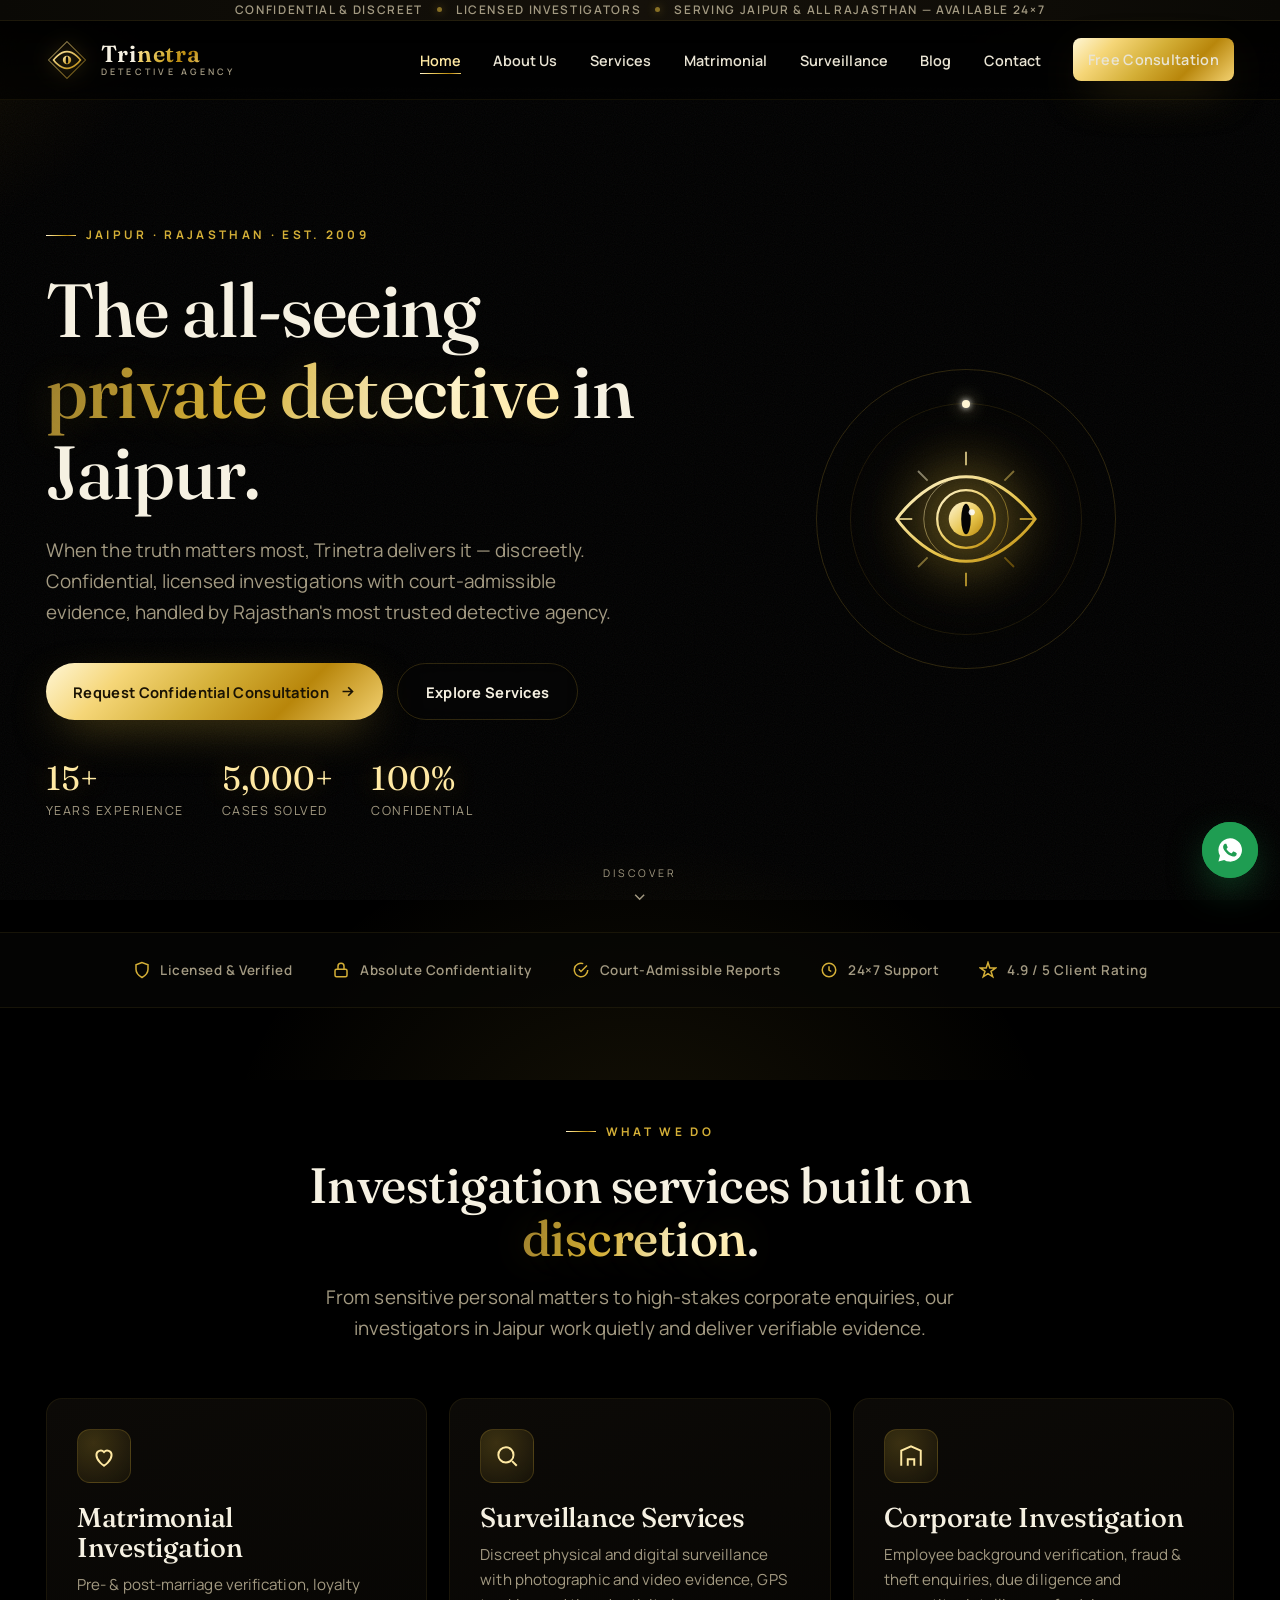
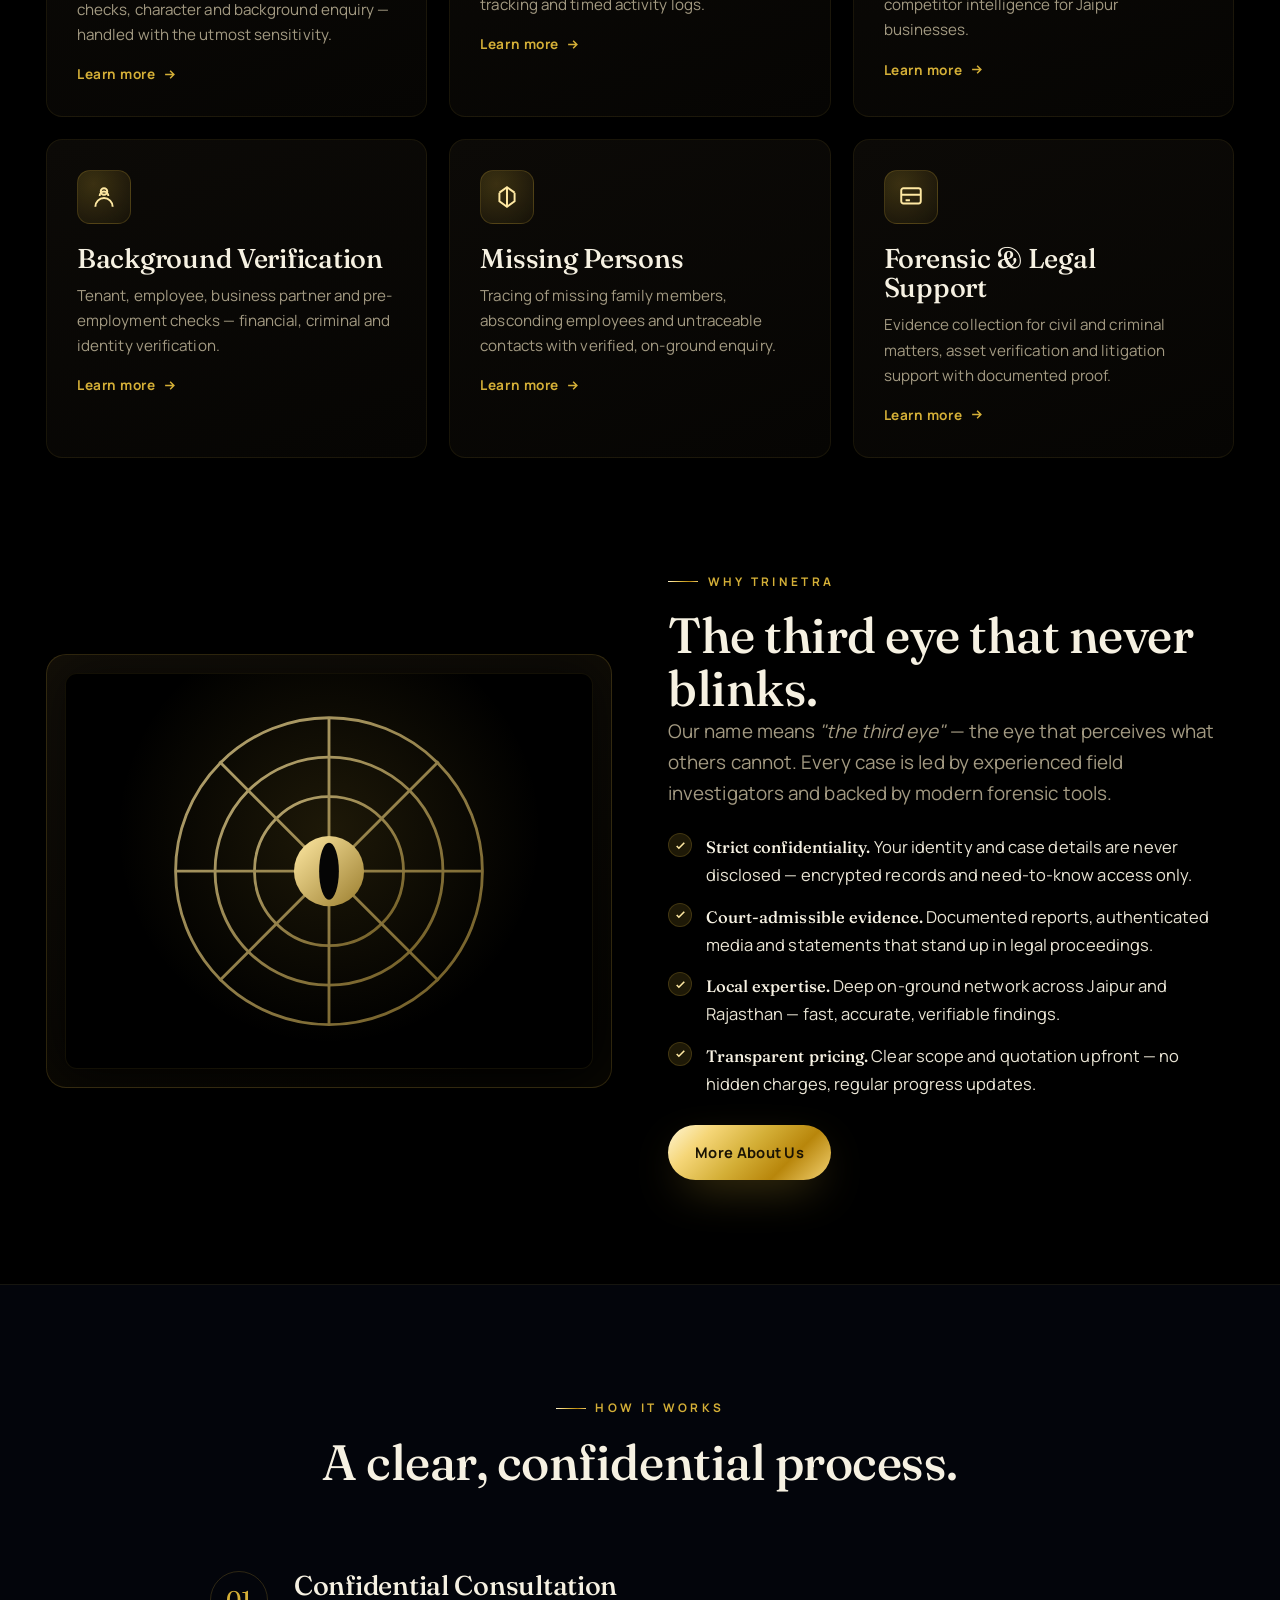
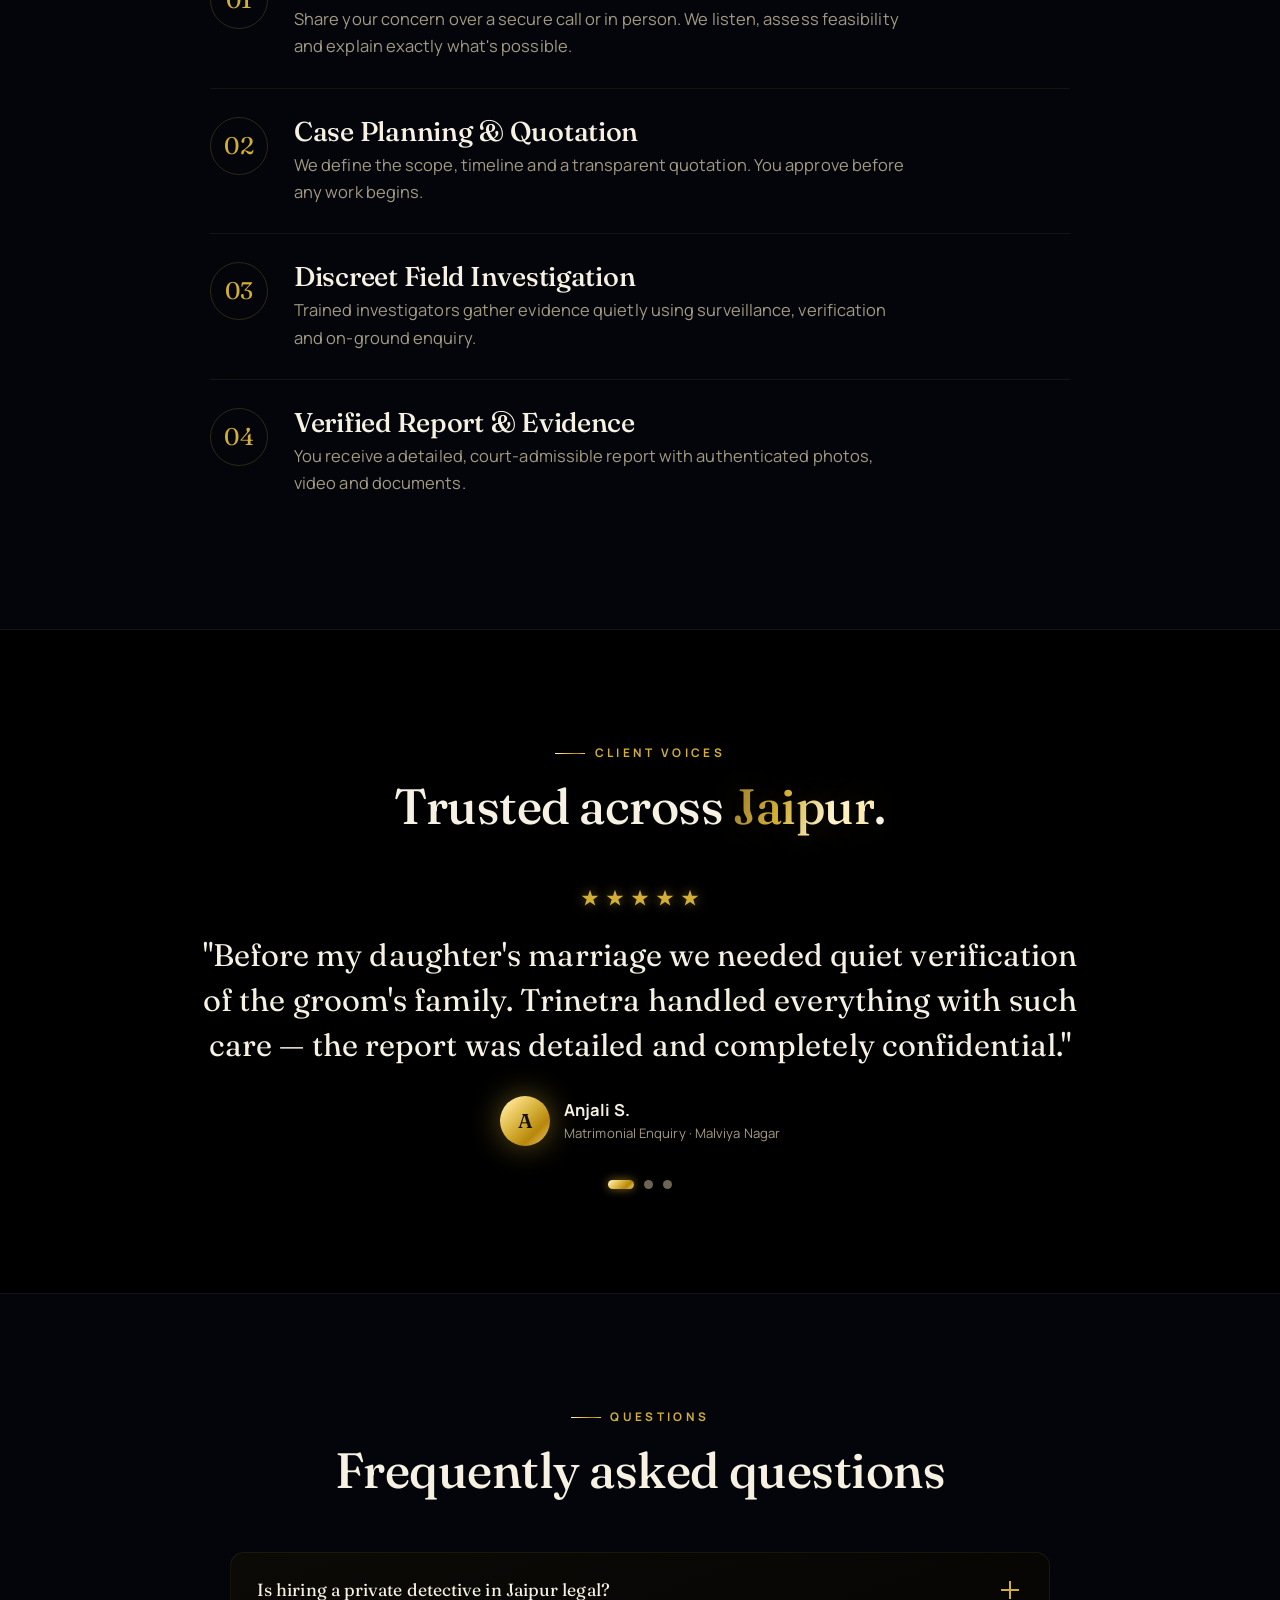
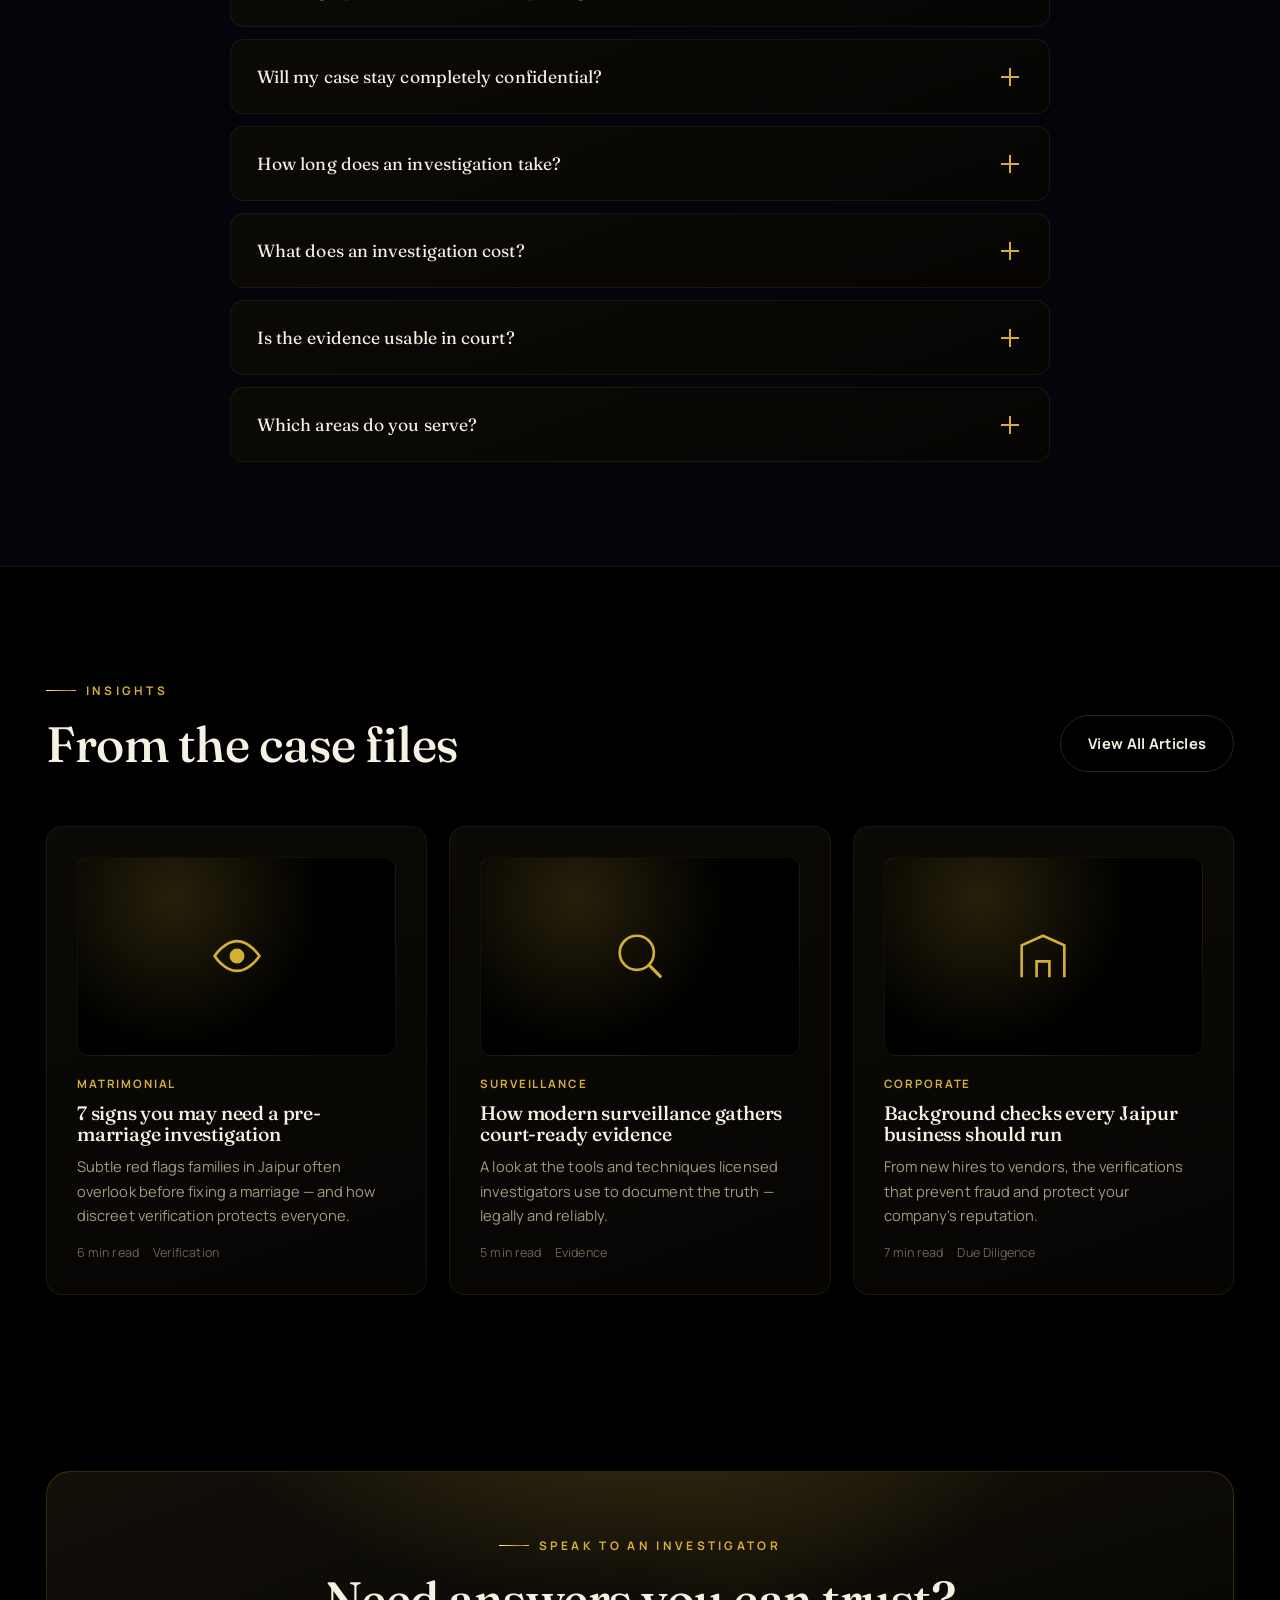
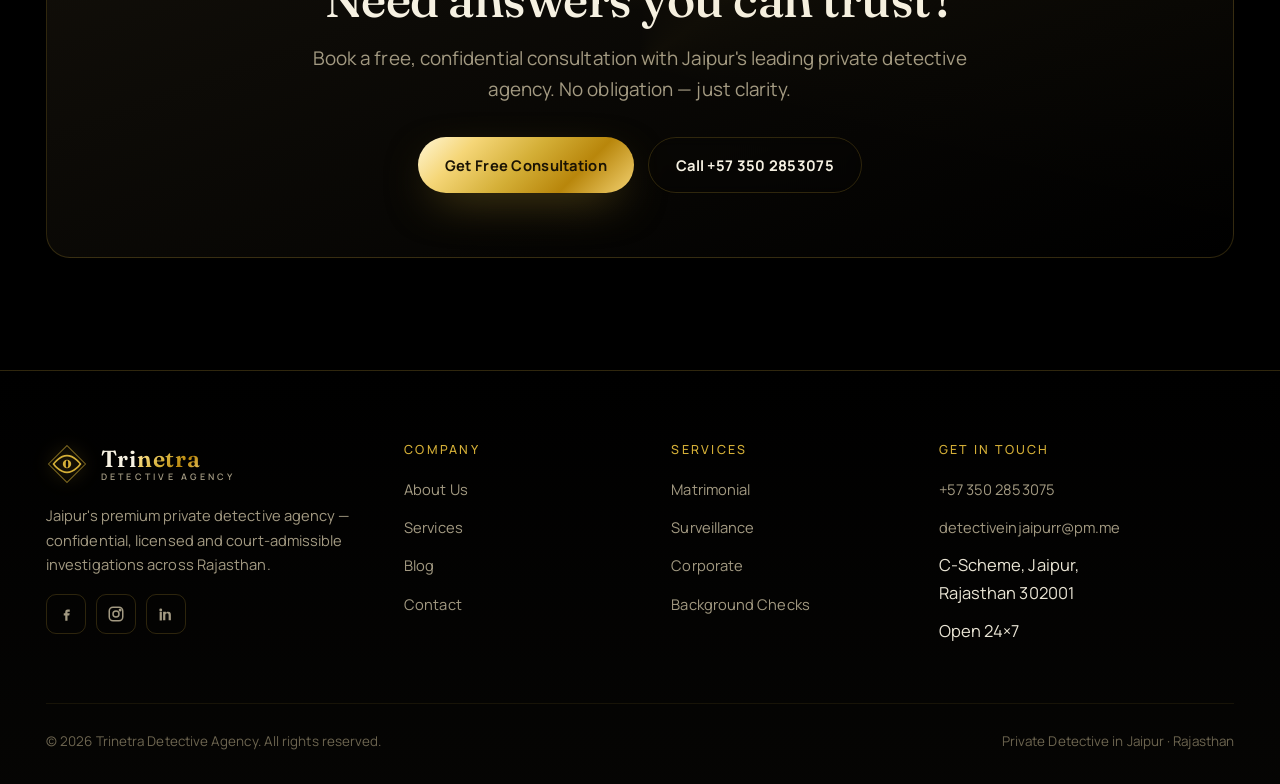
<file: index.html>
<!DOCTYPE html>
<html lang="en">
<head>
<meta charset="UTF-8">
<meta name="viewport" content="width=device-width, initial-scale=1">
<title>Private Detective in Jaipur | Trinetra Detective Agency</title>
<meta name="description" content="Trinetra is a premium private detective agency in Jaipur offering confidential matrimonial investigation, corporate investigation, surveillance and background verification across Rajasthan. Discreet, licensed, court-admissible reports.">
<meta name="keywords" content="Private Detective in Jaipur, Detective Agency Jaipur, Matrimonial Investigation Jaipur, Corporate Investigation Jaipur, Surveillance Services Jaipur">
<meta name="author" content="Trinetra Detective Agency">
<meta name="robots" content="index, follow">
<link rel="canonical" href="https://trinetrajaipur.com/">
<meta name="theme-color" content="#050505">

<!-- Open Graph -->
<meta property="og:type" content="website">
<meta property="og:title" content="Private Detective in Jaipur | Trinetra Detective Agency">
<meta property="og:description" content="Confidential, court-admissible investigations across Jaipur & Rajasthan — matrimonial, corporate, surveillance and background checks.">
<meta property="og:url" content="https://trinetrajaipur.com/">
<meta property="og:site_name" content="Trinetra Detective Agency">
<meta property="og:locale" content="en_IN">
<meta name="twitter:card" content="summary_large_image">
<meta name="twitter:title" content="Private Detective in Jaipur | Trinetra Detective Agency">
<meta name="twitter:description" content="Discreet private investigation in Jaipur — matrimonial, corporate & surveillance.">

<link rel="icon" href="data:image/svg+xml,%3Csvg xmlns='http://www.w3.org/2000/svg' viewBox='0 0 100 100'%3E%3Cpath d='M50 28C30 28 14 50 14 50s16 22 36 22 36-22 36-22S70 28 50 28Z' fill='none' stroke='%23c9a24b' stroke-width='5'/%3E%3Ccircle cx='50' cy='50' r='12' fill='%23c9a24b'/%3E%3C/svg%3E">

<!-- Fonts -->
<link rel="preconnect" href="https://fonts.googleapis.com">
<link rel="preconnect" href="https://fonts.gstatic.com" crossorigin>
<link href="https://fonts.googleapis.com/css2?family=Fraunces:opsz,wght@9..144,400;9..144,500;9..144,600&family=Manrope:wght@400;500;600;700;800&display=swap" rel="stylesheet">
<link rel="stylesheet" href="styles.css">

<!-- SEO: LocalBusiness schema -->
<script type="application/ld+json">
{
  "@context":"https://schema.org",
  "@type":"ProfessionalService",
  "name":"Trinetra Detective Agency",
  "image":"https://trinetrajaipur.com/og.jpg",
  "description":"Premium private detective agency in Jaipur providing matrimonial investigation, corporate investigation, surveillance and background verification across Rajasthan.",
  "@id":"https://trinetrajaipur.com/",
  "url":"https://trinetrajaipur.com/",
  "telephone":"+57-350-2853075",
  "priceRange":"₹₹₹",
  "address":{"@type":"PostalAddress","streetAddress":"C-Scheme","addressLocality":"Jaipur","addressRegion":"Rajasthan","postalCode":"302001","addressCountry":"IN"},
  "areaServed":["Jaipur","Rajasthan","India"],
  "geo":{"@type":"GeoCoordinates","latitude":26.9124,"longitude":75.7873},
  "openingHoursSpecification":{"@type":"OpeningHoursSpecification","dayOfWeek":["Monday","Tuesday","Wednesday","Thursday","Friday","Saturday","Sunday"],"opens":"00:00","closes":"23:59"},
  "aggregateRating":{"@type":"AggregateRating","ratingValue":"4.9","reviewCount":"180"}
}
</script>
</head>
<body>
<div class="topbar"><div class="container topbar-in"><span>Confidential &amp; Discreet</span><i class="tb-sep"></i><span>Licensed Investigators</span><i class="tb-sep"></i><span>Serving Jaipur &amp; All Rajasthan — Available 24×7</span></div></div>

<!-- ============ HEADER ============ -->
<header class="site-header">
  <div class="container">
    <nav class="nav" aria-label="Primary">
      <a class="brand" href="/" aria-label="Trinetra Detective Agency home">
        <svg class="mark" viewBox="0 0 100 100" aria-hidden="true"><defs><linearGradient id="g" x1="0" y1="0" x2="1" y2="1"><stop offset="0" stop-color="#ffe9a3"/><stop offset="1" stop-color="#b8860b"/></linearGradient></defs><path d="M50 6 94 50 50 94 6 50Z" fill="none" stroke="url(#g)" stroke-width="2.5" opacity=".55"/><path d="M50 30C32 30 18 50 18 50s14 20 32 20 32-20 32-20S68 30 50 30Z" fill="none" stroke="url(#g)" stroke-width="4"/><circle cx="50" cy="50" r="10" fill="url(#g)"/><ellipse cx="50" cy="50" rx="3" ry="9" fill="#050505"/></svg>
        <span class="brand-name">Tri<b>netra</b><span class="brand-sub">Detective Agency</span></span>
      </a>
      <ul class="nav-links">
        <li><a href="/" aria-current="page">Home</a></li>
        <li><a href="/about">About Us</a></li>
        <li><a href="/services">Services</a></li>
        <li><a href="/matrimonial-investigation">Matrimonial</a></li>
        <li><a href="/surveillance-services">Surveillance</a></li>
        <li><a href="/blog">Blog</a></li>
        <li><a href="/contact">Contact</a></li>
        <li class="nav-cta"><a class="btn btn--gold" href="/contact">Free Consultation</a></li>
      </ul>
      <button class="nav-toggle" aria-label="Menu" aria-expanded="false" aria-controls="nav"><span></span><span></span><span></span></button>
    </nav>
  </div>
</header>

<!-- ============ HERO ============ -->
<section class="hero">
  <div class="container">
    <div class="hero-grid">
      <div>
        <span class="eyebrow reveal">Jaipur · Rajasthan · Est. 2009</span>
        <h1 class="reveal d1">The all-seeing <span class="gold-text">private detective</span> in Jaipur.</h1>
        <p class="lead reveal d2">When the truth matters most, Trinetra delivers it — discreetly. Confidential, licensed investigations with court-admissible evidence, handled by Rajasthan's most trusted detective agency.</p>
        <div class="hero-cta reveal d3">
          <a class="btn btn--gold" href="/contact">Request Confidential Consultation
            <svg viewBox="0 0 24 24" fill="none" stroke="currentColor" stroke-width="2.4"><path d="M5 12h14M13 6l6 6-6 6"/></svg></a>
          <a class="btn btn--ghost" href="/services">Explore Services</a>
        </div>
        <div class="hero-stats reveal d4">
          <div class="stat"><div class="num">15+</div><div class="lbl">Years Experience</div></div>
          <div class="stat"><div class="num">5,000+</div><div class="lbl">Cases Solved</div></div>
          <div class="stat"><div class="num">100%</div><div class="lbl">Confidential</div></div>
        </div>
      </div>
      <div class="eye-stage reveal d2" aria-hidden="true">
        <div class="eye-glow"></div>
        <div class="eye-ring"></div>
        <div class="eye-ring r2 spin"></div>
        <svg class="eye-emblem" viewBox="0 0 200 200">
          <defs><linearGradient id="ge" x1="0" y1="0" x2="1" y2="1"><stop offset="0" stop-color="#fff6d5"/><stop offset=".6" stop-color="#e6c34a"/><stop offset="1" stop-color="#b8860b"/></linearGradient></defs>
          <g fill="none" stroke="url(#ge)">
            <path d="M100 56C58 56 28 100 28 100s30 44 72 44 72-44 72-44S142 56 100 56Z" stroke-width="3.2"/>
            <circle cx="100" cy="100" r="30" stroke-width="2.4"/>
            <circle cx="100" cy="100" r="44" stroke-width="1" opacity=".5"/>
          </g>
          <circle cx="100" cy="100" r="18" fill="url(#ge)"/>
          <ellipse cx="100" cy="100" rx="5" ry="16" fill="#050505"/>
          <circle cx="106" cy="93" r="3.2" fill="#fff" opacity=".85"/>
          <g stroke="url(#ge)" stroke-width="2" opacity=".8">
            <path d="M100 30v14M100 156v14M30 100h14M156 100h14"/>
            <path d="M50 50l10 10M150 50l-10 10M50 150l10-10M150 150l-10-10" opacity=".6"/>
          </g>
        </svg>
      </div>
    </div>
  </div>
  <button class="scroll-cue" aria-label="Scroll down"><span>Discover</span><svg viewBox="0 0 24 24" fill="none" stroke="currentColor" stroke-width="2"><path d="M6 9l6 6 6-6"/></svg></button>
</section>

<!-- ============ TRUST STRIP ============ -->
<div class="trust">
  <div class="container">
    <div class="trust-row">
      <div class="ti"><svg viewBox="0 0 24 24" fill="none" stroke="currentColor" stroke-width="2"><path d="M12 2 4 5v6c0 5 3.5 8.5 8 11 4.5-2.5 8-6 8-11V5l-8-3Z"/></svg>Licensed &amp; Verified</div>
      <div class="ti"><svg viewBox="0 0 24 24" fill="none" stroke="currentColor" stroke-width="2"><rect x="4" y="11" width="16" height="10" rx="2"/><path d="M8 11V7a4 4 0 0 1 8 0v4"/></svg>Absolute Confidentiality</div>
      <div class="ti"><svg viewBox="0 0 24 24" fill="none" stroke="currentColor" stroke-width="2"><path d="M9 11l3 3 8-8"/><path d="M21 12a9 9 0 1 1-6-8.5"/></svg>Court-Admissible Reports</div>
      <div class="ti"><svg viewBox="0 0 24 24" fill="none" stroke="currentColor" stroke-width="2"><circle cx="12" cy="12" r="9"/><path d="M12 7v5l3 2"/></svg>24×7 Support</div>
      <div class="ti"><svg viewBox="0 0 24 24" fill="none" stroke="currentColor" stroke-width="2"><path d="M12 2l2.4 7.4H22l-6 4.4 2.3 7.2L12 16.8 5.7 21l2.3-7.2-6-4.4h7.6Z"/></svg>4.9 / 5 Client Rating</div>
    </div>
  </div>
</div>

<!-- ============ SERVICES ============ -->
<section class="section">
  <div class="container">
    <div class="section-head center reveal">
      <span class="eyebrow">What We Do</span>
      <h2>Investigation services built on <span class="gold-text">discretion</span>.</h2>
      <p class="lead" style="margin:1rem auto 0">From sensitive personal matters to high-stakes corporate enquiries, our investigators in Jaipur work quietly and deliver verifiable evidence.</p>
    </div>
    <div class="grid grid-3">
      <article class="card reveal"><div class="ic"><svg viewBox="0 0 24 24" fill="none" stroke="currentColor" stroke-width="1.8"><path d="M12 21s-7-4.5-7-10a4 4 0 0 1 7-2.6A4 4 0 0 1 19 11c0 5.5-7 10-7 10Z"/></svg></div><h3>Matrimonial Investigation</h3><p>Pre- &amp; post-marriage verification, loyalty checks, character and background enquiry — handled with the utmost sensitivity.</p><a class="more" href="/matrimonial-investigation">Learn more <svg viewBox="0 0 24 24" fill="none" stroke="currentColor" stroke-width="2.4"><path d="M5 12h14M13 6l6 6-6 6"/></svg></a></article>
      <article class="card reveal d1"><div class="ic"><svg viewBox="0 0 24 24" fill="none" stroke="currentColor" stroke-width="1.8"><circle cx="11" cy="11" r="7"/><path d="M21 21l-4.3-4.3"/></svg></div><h3>Surveillance Services</h3><p>Discreet physical and digital surveillance with photographic and video evidence, GPS tracking and timed activity logs.</p><a class="more" href="/surveillance-services">Learn more <svg viewBox="0 0 24 24" fill="none" stroke="currentColor" stroke-width="2.4"><path d="M5 12h14M13 6l6 6-6 6"/></svg></a></article>
      <article class="card reveal d2"><div class="ic"><svg viewBox="0 0 24 24" fill="none" stroke="currentColor" stroke-width="1.8"><path d="M3 21V7l9-4 9 4v14"/><path d="M9 21v-6h6v6"/></svg></div><h3>Corporate Investigation</h3><p>Employee background verification, fraud &amp; theft enquiries, due diligence and competitor intelligence for Jaipur businesses.</p><a class="more" href="/services">Learn more <svg viewBox="0 0 24 24" fill="none" stroke="currentColor" stroke-width="2.4"><path d="M5 12h14M13 6l6 6-6 6"/></svg></a></article>
      <article class="card reveal"><div class="ic"><svg viewBox="0 0 24 24" fill="none" stroke="currentColor" stroke-width="1.8"><path d="M16 11a4 4 0 1 0-8 0"/><circle cx="12" cy="7" r="3"/><path d="M4 21a8 8 0 0 1 16 0"/></svg></div><h3>Background Verification</h3><p>Tenant, employee, business partner and pre-employment checks — financial, criminal and identity verification.</p><a class="more" href="/services">Learn more <svg viewBox="0 0 24 24" fill="none" stroke="currentColor" stroke-width="2.4"><path d="M5 12h14M13 6l6 6-6 6"/></svg></a></article>
      <article class="card reveal d1"><div class="ic"><svg viewBox="0 0 24 24" fill="none" stroke="currentColor" stroke-width="1.8"><path d="M12 3v18M5 8l7-5 7 5M5 8v8l7 5 7-5V8"/></svg></div><h3>Missing Persons</h3><p>Tracing of missing family members, absconding employees and untraceable contacts with verified, on-ground enquiry.</p><a class="more" href="/services">Learn more <svg viewBox="0 0 24 24" fill="none" stroke="currentColor" stroke-width="2.4"><path d="M5 12h14M13 6l6 6-6 6"/></svg></a></article>
      <article class="card reveal d2"><div class="ic"><svg viewBox="0 0 24 24" fill="none" stroke="currentColor" stroke-width="1.8"><rect x="3" y="4" width="18" height="14" rx="2"/><path d="M3 10h18M7 15h4"/></svg></div><h3>Forensic &amp; Legal Support</h3><p>Evidence collection for civil and criminal matters, asset verification and litigation support with documented proof.</p><a class="more" href="/services">Learn more <svg viewBox="0 0 24 24" fill="none" stroke="currentColor" stroke-width="2.4"><path d="M5 12h14M13 6l6 6-6 6"/></svg></a></article>
    </div>
  </div>
</section>

<!-- ============ WHY US (split) ============ -->
<section class="section" style="padding-top:0">
  <div class="container">
    <div class="split">
      <div class="split-media reveal">
        <div class="media-frame">
          <div class="jali">
            <svg viewBox="0 0 240 200" width="100%" aria-hidden="true">
              <defs><linearGradient id="gj" x1="0" y1="0" x2="1" y2="1"><stop offset="0" stop-color="#ffe9a3"/><stop offset="1" stop-color="#9a7d2e"/></linearGradient></defs>
              <g fill="none" stroke="url(#gj)" stroke-width="1.3" opacity=".7">
                <circle cx="120" cy="100" r="70"/><circle cx="120" cy="100" r="52"/><circle cx="120" cy="100" r="34"/>
                <path d="M120 30v140M50 100h140M70 50l100 100M170 50L70 150"/>
              </g>
              <circle cx="120" cy="100" r="16" fill="url(#gj)"/><ellipse cx="120" cy="100" rx="4.5" ry="13" fill="#050505"/>
            </svg>
          </div>
        </div>
      </div>
      <div class="reveal d1">
        <span class="eyebrow">Why Trinetra</span>
        <h2>The third eye that never blinks.</h2>
        <p class="lead" style="margin-bottom:1rem">Our name means <em>"the third eye"</em> — the eye that perceives what others cannot. Every case is led by experienced field investigators and backed by modern forensic tools.</p>
        <ul class="feature-list">
          <li><span class="tick"><svg viewBox="0 0 24 24" fill="none" stroke="currentColor" stroke-width="3"><path d="M5 13l4 4L19 7"/></svg></span><span><b>Strict confidentiality.</b> Your identity and case details are never disclosed — encrypted records and need-to-know access only.</span></li>
          <li><span class="tick"><svg viewBox="0 0 24 24" fill="none" stroke="currentColor" stroke-width="3"><path d="M5 13l4 4L19 7"/></svg></span><span><b>Court-admissible evidence.</b> Documented reports, authenticated media and statements that stand up in legal proceedings.</span></li>
          <li><span class="tick"><svg viewBox="0 0 24 24" fill="none" stroke="currentColor" stroke-width="3"><path d="M5 13l4 4L19 7"/></svg></span><span><b>Local expertise.</b> Deep on-ground network across Jaipur and Rajasthan — fast, accurate, verifiable findings.</span></li>
          <li><span class="tick"><svg viewBox="0 0 24 24" fill="none" stroke="currentColor" stroke-width="3"><path d="M5 13l4 4L19 7"/></svg></span><span><b>Transparent pricing.</b> Clear scope and quotation upfront — no hidden charges, regular progress updates.</span></li>
        </ul>
        <div style="margin-top:28px"><a class="btn btn--gold" href="/about">More About Us</a></div>
      </div>
    </div>
  </div>
</section>

<!-- ============ PROCESS ============ -->
<section class="section" style="background:rgba(8,13,28,.4);border-block:1px solid var(--line-soft)">
  <div class="container">
    <div class="section-head center reveal">
      <span class="eyebrow">How It Works</span>
      <h2>A clear, confidential process.</h2>
    </div>
    <div class="steps" style="max-width:860px;margin-inline:auto">
      <div class="step reveal"><div class="sn"></div><div><h3>Confidential Consultation</h3><p>Share your concern over a secure call or in person. We listen, assess feasibility and explain exactly what's possible.</p></div></div>
      <div class="step reveal d1"><div class="sn"></div><div><h3>Case Planning &amp; Quotation</h3><p>We define the scope, timeline and a transparent quotation. You approve before any work begins.</p></div></div>
      <div class="step reveal d2"><div class="sn"></div><div><h3>Discreet Field Investigation</h3><p>Trained investigators gather evidence quietly using surveillance, verification and on-ground enquiry.</p></div></div>
      <div class="step reveal d3"><div class="sn"></div><div><h3>Verified Report &amp; Evidence</h3><p>You receive a detailed, court-admissible report with authenticated photos, video and documents.</p></div></div>
    </div>
  </div>
</section>

<!-- ============ TESTIMONIALS ============ -->
<section class="section">
  <div class="container">
    <div class="section-head center reveal">
      <span class="eyebrow">Client Voices</span>
      <h2>Trusted across <span class="gold-text">Jaipur</span>.</h2>
    </div>
    <div class="tcarousel reveal d1">
      <div class="tslide active">
        <div class="tstars" aria-label="5 out of 5 stars"><svg viewBox="0 0 24 24" fill="currentColor"><path d="M12 2l2.4 7.4H22l-6 4.4 2.3 7.2L12 16.8 5.7 21l2.3-7.2-6-4.4h7.6Z"/></svg><svg viewBox="0 0 24 24" fill="currentColor"><path d="M12 2l2.4 7.4H22l-6 4.4 2.3 7.2L12 16.8 5.7 21l2.3-7.2-6-4.4h7.6Z"/></svg><svg viewBox="0 0 24 24" fill="currentColor"><path d="M12 2l2.4 7.4H22l-6 4.4 2.3 7.2L12 16.8 5.7 21l2.3-7.2-6-4.4h7.6Z"/></svg><svg viewBox="0 0 24 24" fill="currentColor"><path d="M12 2l2.4 7.4H22l-6 4.4 2.3 7.2L12 16.8 5.7 21l2.3-7.2-6-4.4h7.6Z"/></svg><svg viewBox="0 0 24 24" fill="currentColor"><path d="M12 2l2.4 7.4H22l-6 4.4 2.3 7.2L12 16.8 5.7 21l2.3-7.2-6-4.4h7.6Z"/></svg></div>
        <p class="tquote">"Before my daughter's marriage we needed quiet verification of the groom's family. Trinetra handled everything with such care — the report was detailed and completely confidential."</p>
        <div class="tmeta"><div class="tavatar">A</div><div><div class="n">Anjali S.</div><div class="r">Matrimonial Enquiry · Malviya Nagar</div></div></div>
      </div>
      <div class="tslide">
        <div class="tstars" aria-label="5 out of 5 stars"><svg viewBox="0 0 24 24" fill="currentColor"><path d="M12 2l2.4 7.4H22l-6 4.4 2.3 7.2L12 16.8 5.7 21l2.3-7.2-6-4.4h7.6Z"/></svg><svg viewBox="0 0 24 24" fill="currentColor"><path d="M12 2l2.4 7.4H22l-6 4.4 2.3 7.2L12 16.8 5.7 21l2.3-7.2-6-4.4h7.6Z"/></svg><svg viewBox="0 0 24 24" fill="currentColor"><path d="M12 2l2.4 7.4H22l-6 4.4 2.3 7.2L12 16.8 5.7 21l2.3-7.2-6-4.4h7.6Z"/></svg><svg viewBox="0 0 24 24" fill="currentColor"><path d="M12 2l2.4 7.4H22l-6 4.4 2.3 7.2L12 16.8 5.7 21l2.3-7.2-6-4.4h7.6Z"/></svg><svg viewBox="0 0 24 24" fill="currentColor"><path d="M12 2l2.4 7.4H22l-6 4.4 2.3 7.2L12 16.8 5.7 21l2.3-7.2-6-4.4h7.6Z"/></svg></div>
        <p class="tquote">"We suspected internal pilferage at our warehouse. Their corporate team identified the issue within ten days with solid evidence. Professional and absolutely discreet."</p>
        <div class="tmeta"><div class="tavatar">R</div><div><div class="n">Rohit M.</div><div class="r">Corporate Investigation · Sitapura</div></div></div>
      </div>
      <div class="tslide">
        <div class="tstars" aria-label="5 out of 5 stars"><svg viewBox="0 0 24 24" fill="currentColor"><path d="M12 2l2.4 7.4H22l-6 4.4 2.3 7.2L12 16.8 5.7 21l2.3-7.2-6-4.4h7.6Z"/></svg><svg viewBox="0 0 24 24" fill="currentColor"><path d="M12 2l2.4 7.4H22l-6 4.4 2.3 7.2L12 16.8 5.7 21l2.3-7.2-6-4.4h7.6Z"/></svg><svg viewBox="0 0 24 24" fill="currentColor"><path d="M12 2l2.4 7.4H22l-6 4.4 2.3 7.2L12 16.8 5.7 21l2.3-7.2-6-4.4h7.6Z"/></svg><svg viewBox="0 0 24 24" fill="currentColor"><path d="M12 2l2.4 7.4H22l-6 4.4 2.3 7.2L12 16.8 5.7 21l2.3-7.2-6-4.4h7.6Z"/></svg><svg viewBox="0 0 24 24" fill="currentColor"><path d="M12 2l2.4 7.4H22l-6 4.4 2.3 7.2L12 16.8 5.7 21l2.3-7.2-6-4.4h7.6Z"/></svg></div>
        <p class="tquote">"The surveillance team was meticulous. Clear timestamped footage and a report I could actually use in court. Worth every rupee for the peace of mind."</p>
        <div class="tmeta"><div class="tavatar">P</div><div><div class="n">Priya K.</div><div class="r">Surveillance · Vaishali Nagar</div></div></div>
      </div>
      <div class="tdots" role="tablist" aria-label="Testimonials"></div>
    </div>
  </div>
</section>

<!-- ============ FAQ ============ -->
<section class="section" style="background:rgba(8,13,28,.4);border-block:1px solid var(--line-soft)">
  <div class="container">
    <div class="section-head center reveal">
      <span class="eyebrow">Questions</span>
      <h2>Frequently asked questions</h2>
    </div>
    <div class="faq reveal d1">
      <details class="faq-item"><summary>Is hiring a private detective in Jaipur legal?<span class="pl"></span></summary><div class="ans">Yes. Engaging a private investigator for legitimate purposes — matrimonial verification, background checks, fraud enquiry — is legal in India. We operate strictly within the law and never use illegal methods such as phone tapping.</div></details>
      <details class="faq-item"><summary>Will my case stay completely confidential?<span class="pl"></span></summary><div class="ans">Absolutely. Confidentiality is the foundation of our work. Your identity and case details are protected by a signed non-disclosure agreement, encrypted records and strict need-to-know access within our team.</div></details>
      <details class="faq-item"><summary>How long does an investigation take?<span class="pl"></span></summary><div class="ans">It depends on complexity. A background verification may take 3–5 days, while surveillance or matrimonial cases typically run 1–3 weeks. We share a realistic timeline before starting and keep you updated throughout.</div></details>
      <details class="faq-item"><summary>What does an investigation cost?<span class="pl"></span></summary><div class="ans">Pricing is based on the type of case, duration and resources required. After a free consultation we provide a clear, written quotation with no hidden charges. You approve the scope before we begin.</div></details>
      <details class="faq-item"><summary>Is the evidence usable in court?<span class="pl"></span></summary><div class="ans">Yes. We collect and document evidence — photographs, video, statements and records — in a manner designed to be admissible, and we provide legal support and testimony where required.</div></details>
      <details class="faq-item"><summary>Which areas do you serve?<span class="pl"></span></summary><div class="ans">We are based in Jaipur and cover the entire city and Rajasthan, with the ability to coordinate investigations pan-India through our trusted partner network.</div></details>
    </div>
  </div>
</section>

<!-- ============ BLOG ============ -->
<section class="section">
  <div class="container">
    <div class="section-head reveal" style="display:flex;justify-content:space-between;align-items:flex-end;max-width:none;flex-wrap:wrap;gap:18px">
      <div><span class="eyebrow">Insights</span><h2>From the case files</h2></div>
      <a class="btn btn--ghost" href="/blog">View All Articles</a>
    </div>
    <div class="grid grid-3">
      <a class="card bcard reveal" href="/blog"><div class="thumb"><svg viewBox="0 0 60 60" width="64" aria-hidden="true"><path d="M30 16C18 16 9 30 9 30s9 14 21 14 21-14 21-14S42 16 30 16Z" fill="none" stroke="#d4af37" stroke-width="2.5"/><circle cx="30" cy="30" r="7" fill="#d4af37"/></svg></div><span class="tag">Matrimonial</span><h3>7 signs you may need a pre-marriage investigation</h3><p>Subtle red flags families in Jaipur often overlook before fixing a marriage — and how discreet verification protects everyone.</p><div class="meta"><span>6 min read</span><span>Verification</span></div></a>
      <a class="card bcard reveal d1" href="/blog"><div class="thumb"><svg viewBox="0 0 60 60" width="64" aria-hidden="true"><circle cx="27" cy="27" r="16" fill="none" stroke="#d4af37" stroke-width="2.5"/><path d="M39 39l10 10" stroke="#d4af37" stroke-width="3" stroke-linecap="round"/></svg></div><span class="tag">Surveillance</span><h3>How modern surveillance gathers court-ready evidence</h3><p>A look at the tools and techniques licensed investigators use to document the truth — legally and reliably.</p><div class="meta"><span>5 min read</span><span>Evidence</span></div></a>
      <a class="card bcard reveal d2" href="/blog"><div class="thumb"><svg viewBox="0 0 60 60" width="64" aria-hidden="true"><path d="M10 50V20l20-9 20 9v30" fill="none" stroke="#d4af37" stroke-width="2.5"/><path d="M24 50V35h12v15" fill="none" stroke="#d4af37" stroke-width="2.5"/></svg></div><span class="tag">Corporate</span><h3>Background checks every Jaipur business should run</h3><p>From new hires to vendors, the verifications that prevent fraud and protect your company's reputation.</p><div class="meta"><span>7 min read</span><span>Due Diligence</span></div></a>
    </div>
  </div>
</section>

<!-- ============ CTA ============ -->
<section class="section--tight">
  <div class="container">
    <div class="cta-band reveal">
      <span class="eyebrow center" style="justify-content:center;display:flex">Speak To An Investigator</span>
      <h2>Need answers you can trust?</h2>
      <p class="lead">Book a free, confidential consultation with Jaipur's leading private detective agency. No obligation — just clarity.</p>
      <div class="cta-actions">
        <a class="btn btn--gold" href="/contact">Get Free Consultation</a>
        <a class="btn btn--ghost" href="tel:+573502853075">Call +57 350 2853075</a>
      </div>
    </div>
  </div>
</section>

<!-- ============ FOOTER ============ -->
<footer class="site-footer">
  <div class="container">
    <div class="foot-grid">
      <div class="foot-about">
        <a class="brand" href="/"><svg class="mark" viewBox="0 0 100 100" aria-hidden="true"><path d="M50 6 94 50 50 94 6 50Z" fill="none" stroke="#d4af37" stroke-width="2.5" opacity=".55"/><path d="M50 30C32 30 18 50 18 50s14 20 32 20 32-20 32-20S68 30 50 30Z" fill="none" stroke="#d4af37" stroke-width="4"/><circle cx="50" cy="50" r="10" fill="#d4af37"/><ellipse cx="50" cy="50" rx="3" ry="9" fill="#050505"/></svg><span class="brand-name">Tri<b>netra</b><span class="brand-sub">Detective Agency</span></span></a>
        <p>Jaipur's premium private detective agency — confidential, licensed and court-admissible investigations across Rajasthan.</p>
        <div class="socials">
          <a href="#" aria-label="Facebook"><svg viewBox="0 0 24 24" fill="currentColor"><path d="M14 9h3V6h-3c-2 0-3 1.3-3 3.2V11H9v3h2v7h3v-7h2.3l.7-3H14V9.6c0-.4.3-.6.6-.6Z"/></svg></a>
          <a href="#" aria-label="Instagram"><svg viewBox="0 0 24 24" fill="none" stroke="currentColor" stroke-width="2"><rect x="3" y="3" width="18" height="18" rx="5"/><circle cx="12" cy="12" r="4"/><circle cx="17.5" cy="6.5" r="1" fill="currentColor"/></svg></a>
          <a href="#" aria-label="LinkedIn"><svg viewBox="0 0 24 24" fill="currentColor"><path d="M6.94 6.5a1.94 1.94 0 1 1-3.88 0 1.94 1.94 0 0 1 3.88 0ZM3.5 8.9h3v11.6h-3V8.9Zm5.5 0h2.9v1.6h.05c.4-.76 1.4-1.56 2.9-1.56 3.1 0 3.65 2 3.65 4.65v6.9h-3v-6.1c0-1.46-.03-3.34-2.03-3.34-2.04 0-2.35 1.6-2.35 3.24v6.2h-3V8.9Z"/></svg></a>
        </div>
      </div>
      <div class="foot"><h4>Company</h4><ul><li><a href="/about">About Us</a></li><li><a href="/services">Services</a></li><li><a href="/blog">Blog</a></li><li><a href="/contact">Contact</a></li></ul></div>
      <div class="foot"><h4>Services</h4><ul><li><a href="/matrimonial-investigation">Matrimonial</a></li><li><a href="/surveillance-services">Surveillance</a></li><li><a href="/services">Corporate</a></li><li><a href="/services">Background Checks</a></li></ul></div>
      <div class="foot"><h4>Get In Touch</h4><ul><li><a href="tel:+573502853075">+57 350 2853075</a></li><li><a href="mailto:detectiveinjaipurr@pm.me">detectiveinjaipurr@pm.me</a></li><li>C-Scheme, Jaipur,<br>Rajasthan 302001</li><li>Open 24×7</li></ul></div>
    </div>
    <div class="foot-bottom">
      <div>© <span id="year">2026</span> Trinetra Detective Agency. All rights reserved.</div>
      <div>Private Detective in Jaipur · Rajasthan</div>
    </div>
  </div>
</footer>

<!-- WhatsApp float -->
<a class="wa-float" href="https://wa.me/573502853075?text=Hi%20Trinetra%2C%20I%27d%20like%20a%20confidential%20consultation." target="_blank" rel="noopener" aria-label="Chat on WhatsApp">
  <span class="pulse"></span>
  <svg viewBox="0 0 24 24" fill="currentColor"><path d="M12 2a10 10 0 0 0-8.6 15l-1.3 4.8 4.9-1.3A10 10 0 1 0 12 2Zm5.6 14.2c-.24.66-1.4 1.27-1.92 1.32-.5.05-1.13.07-1.82-.11-.42-.13-.96-.31-1.65-.6-2.9-1.25-4.78-4.16-4.93-4.36-.14-.2-1.18-1.57-1.18-3s.75-2.12 1.02-2.41c.26-.29.57-.36.76-.36h.55c.18 0 .42-.07.65.5.24.58.81 2 .88 2.15.07.14.12.31.02.5-.1.2-.15.31-.29.48-.14.17-.3.38-.43.5-.14.15-.29.3-.12.59.16.29.73 1.2 1.56 1.95 1.07.95 1.97 1.25 2.26 1.39.29.14.46.12.63-.07.17-.2.73-.85.92-1.14.2-.29.39-.24.66-.14.26.1 1.68.79 1.96.94.29.14.48.21.55.33.07.12.07.71-.17 1.37Z"/></svg>
  <span class="txt">Chat with us</span>
</a>

<script src="main.js"></script>
</body>
</html>
</file>
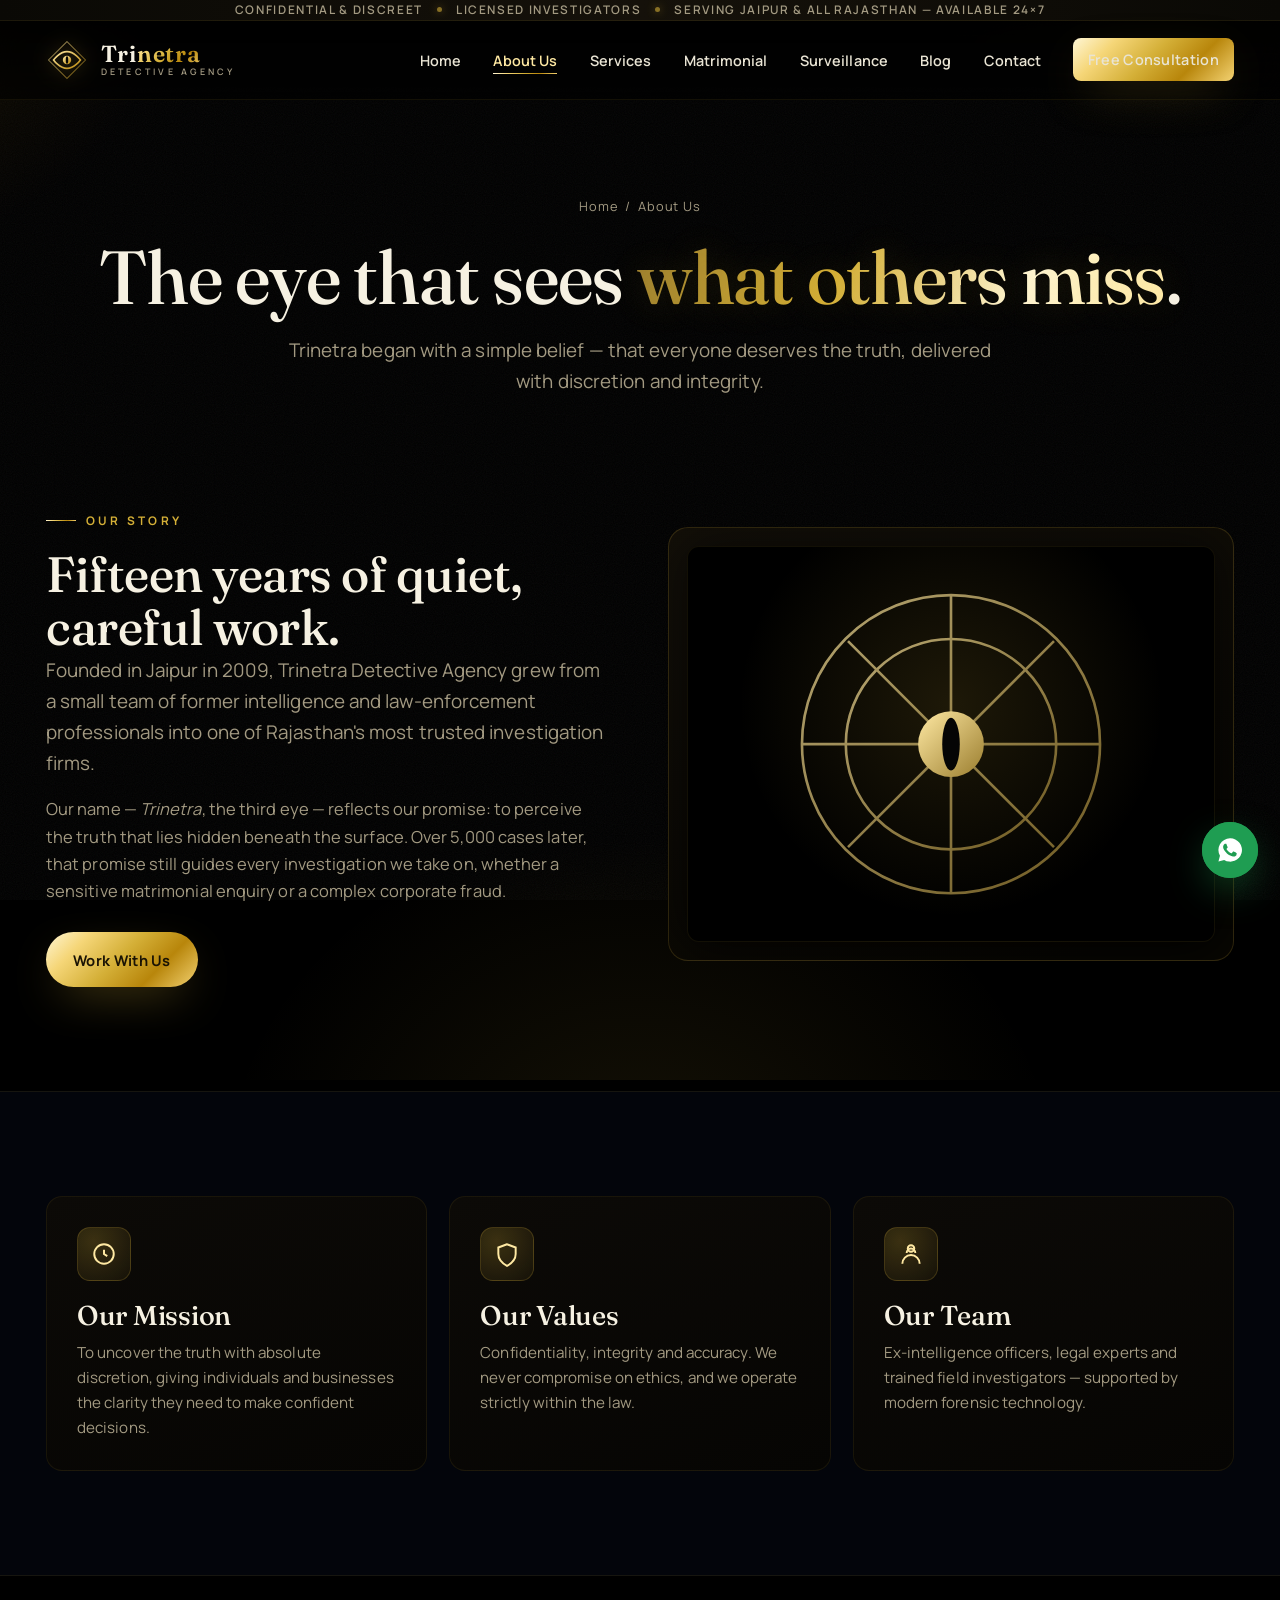
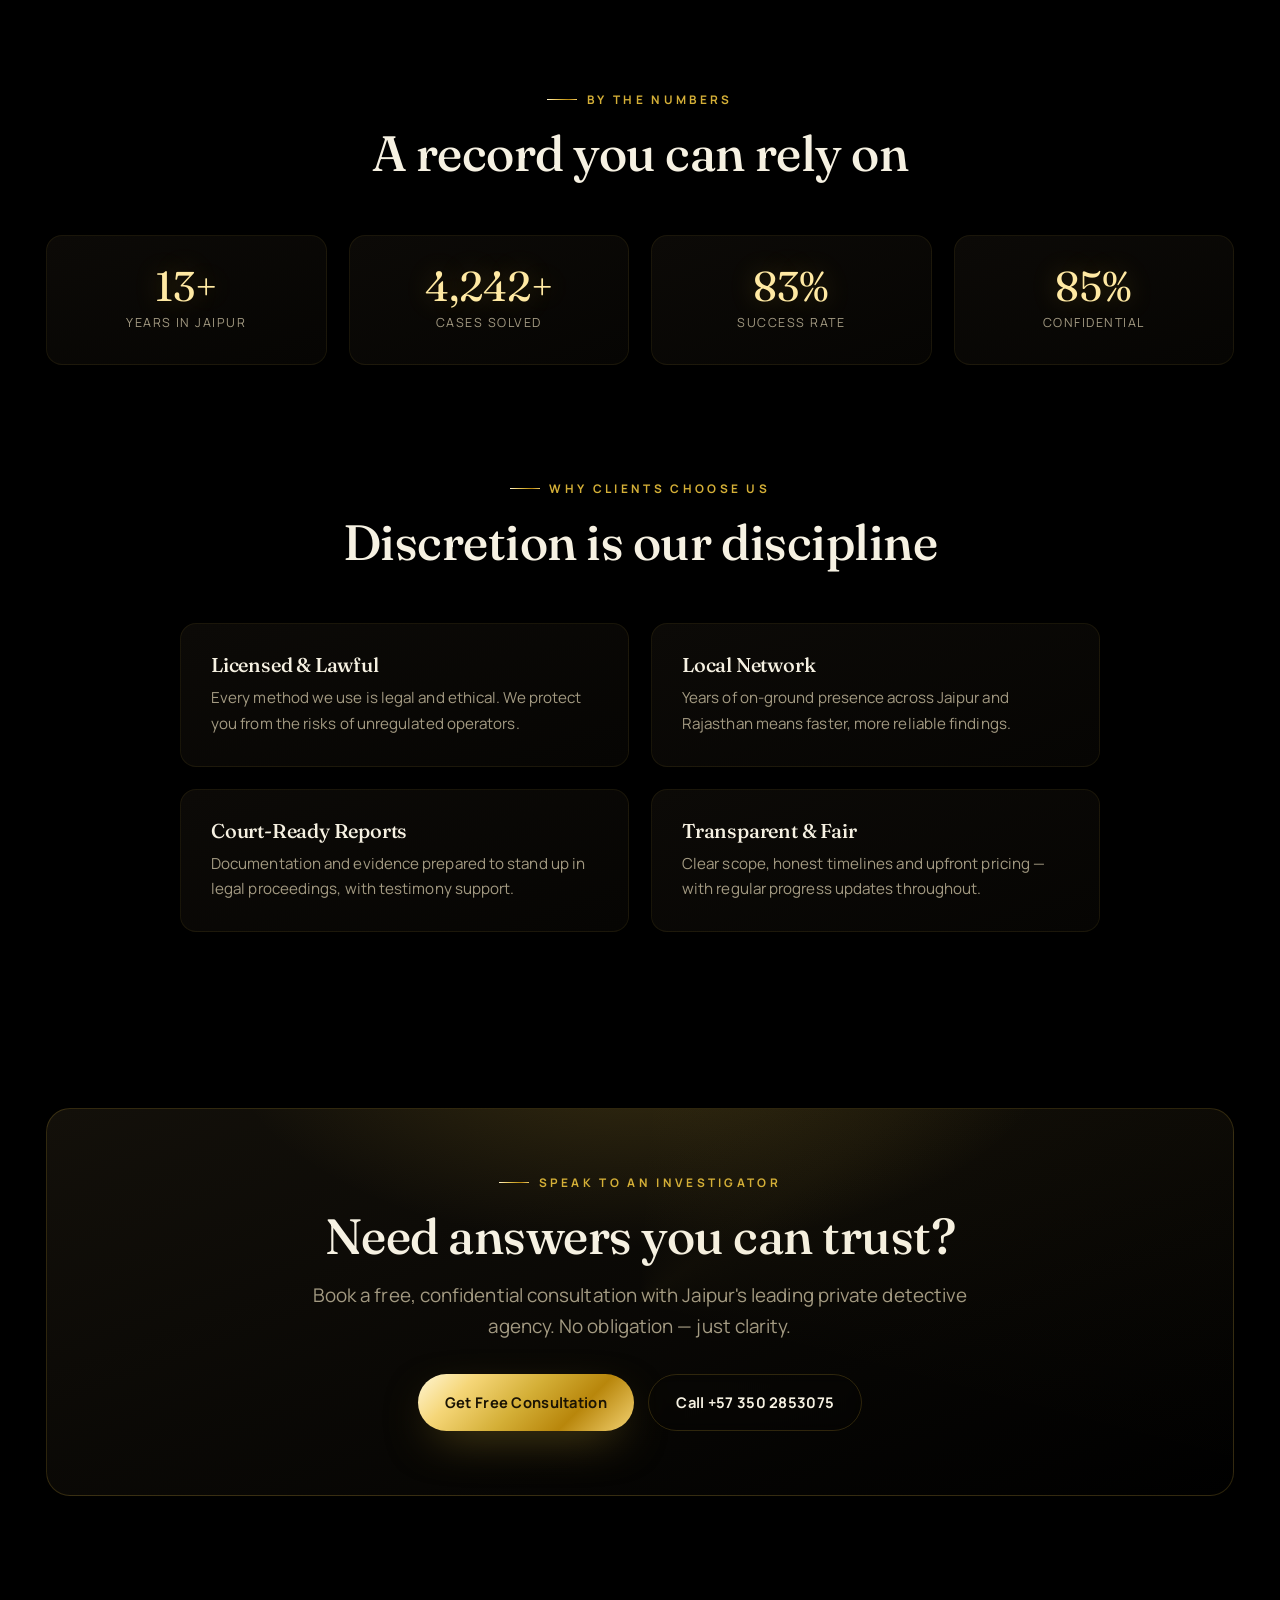
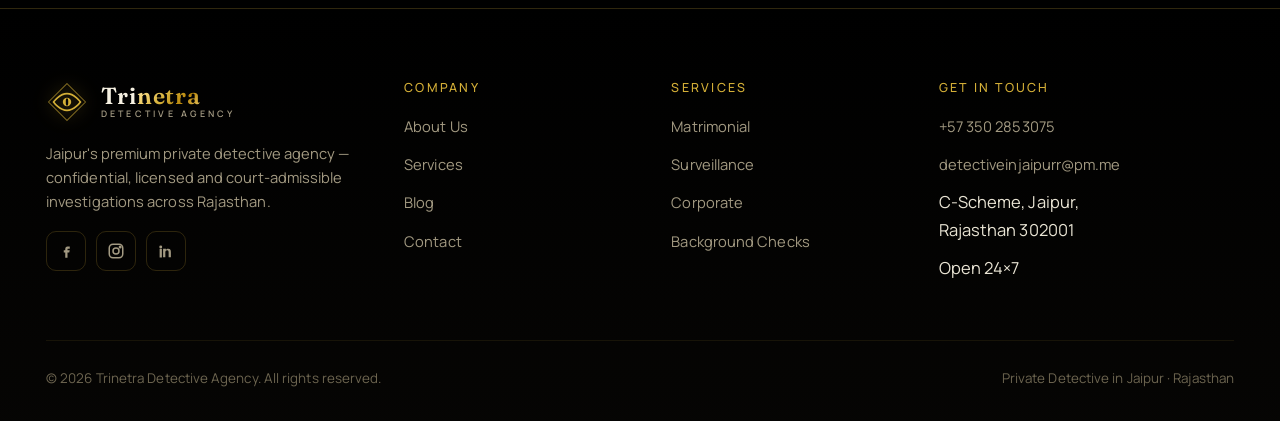
<file: about.html>
<!DOCTYPE html>
<html lang="en">
<head>
<meta charset="UTF-8">
<meta name="viewport" content="width=device-width, initial-scale=1">
<title>About Us | Trinetra Detective Agency, Jaipur</title>
<meta name="description" content="Learn about Trinetra Detective Agency — a licensed, experienced private detective agency in Jaipur with 15+ years of confidential investigation across Rajasthan.">
<meta name="keywords" content="Detective Agency Jaipur, Private Detective in Jaipur, about Trinetra detectives">
<meta name="author" content="Trinetra Detective Agency">
<meta name="robots" content="index, follow">
<link rel="canonical" href="https://trinetrajaipur.com/about">
<meta name="theme-color" content="#050505">
<meta property="og:type" content="website">
<meta property="og:title" content="About Us | Trinetra Detective Agency, Jaipur">
<meta property="og:description" content="Learn about Trinetra Detective Agency — a licensed, experienced private detective agency in Jaipur with 15+ years of confidential investigation across Rajasthan.">
<meta property="og:url" content="https://trinetrajaipur.com/about">
<meta property="og:site_name" content="Trinetra Detective Agency">
<meta property="og:locale" content="en_IN">
<meta name="twitter:card" content="summary_large_image">
<meta name="twitter:title" content="About Us | Trinetra Detective Agency, Jaipur">
<meta name="twitter:description" content="Learn about Trinetra Detective Agency — a licensed, experienced private detective agency in Jaipur with 15+ years of confidential investigation across Rajasthan.">
<link rel="icon" href="data:image/svg+xml,%3Csvg xmlns='http://www.w3.org/2000/svg' viewBox='0 0 100 100'%3E%3Cpath d='M50 28C30 28 14 50 14 50s16 22 36 22 36-22 36-22S70 28 50 28Z' fill='none' stroke='%23c9a24b' stroke-width='5'/%3E%3Ccircle cx='50' cy='50' r='12' fill='%23c9a24b'/%3E%3C/svg%3E">
<link rel="preconnect" href="https://fonts.googleapis.com">
<link rel="preconnect" href="https://fonts.gstatic.com" crossorigin>
<link href="https://fonts.googleapis.com/css2?family=Fraunces:opsz,wght@9..144,400;9..144,500;9..144,600&family=Manrope:wght@400;500;600;700;800&display=swap" rel="stylesheet">
<link rel="stylesheet" href="styles.css">
<script type="application/ld+json">
{"@context":"https://schema.org","@type":"AboutPage","name":"About Trinetra Detective Agency","url":"https://trinetrajaipur.com/about"}
</script>
</head>
<body>
<div class="topbar"><div class="container topbar-in"><span>Confidential &amp; Discreet</span><i class="tb-sep"></i><span>Licensed Investigators</span><i class="tb-sep"></i><span>Serving Jaipur &amp; All Rajasthan — Available 24×7</span></div></div>
<header class="site-header">
  <div class="container">
    <nav class="nav" aria-label="Primary">
      <a class="brand" href="/" aria-label="Trinetra Detective Agency home">
        <svg class="mark" viewBox="0 0 100 100" aria-hidden="true"><defs><linearGradient id="g" x1="0" y1="0" x2="1" y2="1"><stop offset="0" stop-color="#ffe9a3"/><stop offset="1" stop-color="#b8860b"/></linearGradient></defs><path d="M50 6 94 50 50 94 6 50Z" fill="none" stroke="url(#g)" stroke-width="2.5" opacity=".55"/><path d="M50 30C32 30 18 50 18 50s14 20 32 20 32-20 32-20S68 30 50 30Z" fill="none" stroke="url(#g)" stroke-width="4"/><circle cx="50" cy="50" r="10" fill="url(#g)"/><ellipse cx="50" cy="50" rx="3" ry="9" fill="#050505"/></svg>
        <span class="brand-name">Tri<b>netra</b><span class="brand-sub">Detective Agency</span></span>
      </a>
      <ul class="nav-links">
        <li><a href="/">Home</a></li>
        <li><a href="/about" aria-current="page">About Us</a></li>
        <li><a href="/services">Services</a></li>
        <li><a href="/matrimonial-investigation">Matrimonial</a></li>
        <li><a href="/surveillance-services">Surveillance</a></li>
        <li><a href="/blog">Blog</a></li>
        <li><a href="/contact">Contact</a></li>
        <li class="nav-cta"><a class="btn btn--gold" href="/contact">Free Consultation</a></li>
      </ul>
      <button class="nav-toggle" aria-label="Menu" aria-expanded="false" aria-controls="nav"><span></span><span></span><span></span></button>
    </nav>
  </div>
</header>
<section class="page-hero">
  <div class="container">
    <div class="crumbs reveal"><a href="/">Home</a> &nbsp;/&nbsp; About Us</div>
    <h1 class="reveal d1">The eye that sees <span class="gold-text">what others miss</span>.</h1>
    <p class="lead reveal d2">Trinetra began with a simple belief — that everyone deserves the truth, delivered with discretion and integrity.</p>
  </div>
</section>
<section class="section" style="padding-top:40px">
  <div class="container">
    <div class="split">
      <div class="reveal">
        <span class="eyebrow">Our Story</span>
        <h2>Fifteen years of quiet, careful work.</h2>
        <p class="lead" style="margin-bottom:1rem">Founded in Jaipur in 2009, Trinetra Detective Agency grew from a small team of former intelligence and law-enforcement professionals into one of Rajasthan's most trusted investigation firms.</p>
        <p style="color:var(--muted)">Our name — <em>Trinetra</em>, the third eye — reflects our promise: to perceive the truth that lies hidden beneath the surface. Over 5,000 cases later, that promise still guides every investigation we take on, whether a sensitive matrimonial enquiry or a complex corporate fraud.</p>
        <div style="margin-top:28px"><a class="btn btn--gold" href="/contact">Work With Us</a></div>
      </div>
      <div class="split-media reveal d1">
        <div class="media-frame"><div class="jali">
          <svg viewBox="0 0 240 200" width="100%" aria-hidden="true"><defs><linearGradient id="aj" x1="0" y1="0" x2="1" y2="1"><stop offset="0" stop-color="#ffe9a3"/><stop offset="1" stop-color="#9a7d2e"/></linearGradient></defs><g fill="none" stroke="url(#aj)" stroke-width="1.2" opacity=".7"><circle cx="120" cy="100" r="68"/><circle cx="120" cy="100" r="48"/><path d="M120 32v136M52 100h136M73 53l94 94M167 53L73 147"/></g><circle cx="120" cy="100" r="15" fill="url(#aj)"/><ellipse cx="120" cy="100" rx="4" ry="12" fill="#050505"/></svg>
        </div></div>
      </div>
    </div>
  </div>
</section>

<section class="section" style="background:rgba(8,13,28,.4);border-block:1px solid var(--line-soft)">
  <div class="container">
    <div class="grid grid-3">
      <div class="card reveal"><div class="ic"><svg viewBox="0 0 24 24" fill="none" stroke="currentColor" stroke-width="1.8"><circle cx="12" cy="12" r="9"/><path d="M12 8v4l3 2"/></svg></div><h3>Our Mission</h3><p>To uncover the truth with absolute discretion, giving individuals and businesses the clarity they need to make confident decisions.</p></div>
      <div class="card reveal d1"><div class="ic"><svg viewBox="0 0 24 24" fill="none" stroke="currentColor" stroke-width="1.8"><path d="M12 3 4 6v6c0 5 3.5 8.5 8 11 4.5-2.5 8-6 8-11V6l-8-3Z"/></svg></div><h3>Our Values</h3><p>Confidentiality, integrity and accuracy. We never compromise on ethics, and we operate strictly within the law.</p></div>
      <div class="card reveal d2"><div class="ic"><svg viewBox="0 0 24 24" fill="none" stroke="currentColor" stroke-width="1.8"><path d="M16 11a4 4 0 1 0-8 0"/><circle cx="12" cy="7" r="3"/><path d="M4 21a8 8 0 0 1 16 0"/></svg></div><h3>Our Team</h3><p>Ex-intelligence officers, legal experts and trained field investigators — supported by modern forensic technology.</p></div>
    </div>
  </div>
</section>

<section class="section">
  <div class="container">
    <div class="section-head center reveal"><span class="eyebrow">By The Numbers</span><h2>A record you can rely on</h2></div>
    <div class="grid grid-4">
      <div class="card reveal" style="text-align:center"><div class="stat"><div class="num" style="font-size:2.6rem">15+</div><div class="lbl">Years in Jaipur</div></div></div>
      <div class="card reveal d1" style="text-align:center"><div class="stat"><div class="num" style="font-size:2.6rem">5,000+</div><div class="lbl">Cases Solved</div></div></div>
      <div class="card reveal d2" style="text-align:center"><div class="stat"><div class="num" style="font-size:2.6rem">98%</div><div class="lbl">Success Rate</div></div></div>
      <div class="card reveal d3" style="text-align:center"><div class="stat"><div class="num" style="font-size:2.6rem">100%</div><div class="lbl">Confidential</div></div></div>
    </div>
  </div>
</section>

<section class="section" style="padding-top:0">
  <div class="container">
    <div class="section-head center reveal"><span class="eyebrow">Why Clients Choose Us</span><h2>Discretion is our discipline</h2></div>
    <div class="grid grid-2" style="max-width:920px;margin-inline:auto">
      <div class="card reveal"><h3 style="font-size:1.25rem">Licensed &amp; Lawful</h3><p>Every method we use is legal and ethical. We protect you from the risks of unregulated operators.</p></div>
      <div class="card reveal d1"><h3 style="font-size:1.25rem">Local Network</h3><p>Years of on-ground presence across Jaipur and Rajasthan means faster, more reliable findings.</p></div>
      <div class="card reveal d2"><h3 style="font-size:1.25rem">Court-Ready Reports</h3><p>Documentation and evidence prepared to stand up in legal proceedings, with testimony support.</p></div>
      <div class="card reveal d3"><h3 style="font-size:1.25rem">Transparent &amp; Fair</h3><p>Clear scope, honest timelines and upfront pricing — with regular progress updates throughout.</p></div>
    </div>
  </div>
</section>

<section class="section--tight">
  <div class="container">
    <div class="cta-band reveal">
      <span class="eyebrow" style="justify-content:center;display:flex">Speak To An Investigator</span>
      <h2>Need answers you can trust?</h2>
      <p class="lead">Book a free, confidential consultation with Jaipur's leading private detective agency. No obligation — just clarity.</p>
      <div class="cta-actions">
        <a class="btn btn--gold" href="/contact">Get Free Consultation</a>
        <a class="btn btn--ghost" href="tel:+573502853075">Call +57 350 2853075</a>
      </div>
    </div>
  </div>
</section>
<footer class="site-footer">
  <div class="container">
    <div class="foot-grid">
      <div class="foot-about">
        <a class="brand" href="/"><svg class="mark" viewBox="0 0 100 100" aria-hidden="true"><path d="M50 6 94 50 50 94 6 50Z" fill="none" stroke="#d4af37" stroke-width="2.5" opacity=".55"/><path d="M50 30C32 30 18 50 18 50s14 20 32 20 32-20 32-20S68 30 50 30Z" fill="none" stroke="#d4af37" stroke-width="4"/><circle cx="50" cy="50" r="10" fill="#d4af37"/><ellipse cx="50" cy="50" rx="3" ry="9" fill="#050505"/></svg><span class="brand-name">Tri<b>netra</b><span class="brand-sub">Detective Agency</span></span></a>
        <p>Jaipur's premium private detective agency — confidential, licensed and court-admissible investigations across Rajasthan.</p>
        <div class="socials">
          <a href="#" aria-label="Facebook"><svg viewBox="0 0 24 24" fill="currentColor"><path d="M14 9h3V6h-3c-2 0-3 1.3-3 3.2V11H9v3h2v7h3v-7h2.3l.7-3H14V9.6c0-.4.3-.6.6-.6Z"/></svg></a>
          <a href="#" aria-label="Instagram"><svg viewBox="0 0 24 24" fill="none" stroke="currentColor" stroke-width="2"><rect x="3" y="3" width="18" height="18" rx="5"/><circle cx="12" cy="12" r="4"/><circle cx="17.5" cy="6.5" r="1" fill="currentColor"/></svg></a>
          <a href="#" aria-label="LinkedIn"><svg viewBox="0 0 24 24" fill="currentColor"><path d="M6.94 6.5a1.94 1.94 0 1 1-3.88 0 1.94 1.94 0 0 1 3.88 0ZM3.5 8.9h3v11.6h-3V8.9Zm5.5 0h2.9v1.6h.05c.4-.76 1.4-1.56 2.9-1.56 3.1 0 3.65 2 3.65 4.65v6.9h-3v-6.1c0-1.46-.03-3.34-2.03-3.34-2.04 0-2.35 1.6-2.35 3.24v6.2h-3V8.9Z"/></svg></a>
        </div>
      </div>
      <div class="foot"><h4>Company</h4><ul><li><a href="/about">About Us</a></li><li><a href="/services">Services</a></li><li><a href="/blog">Blog</a></li><li><a href="/contact">Contact</a></li></ul></div>
      <div class="foot"><h4>Services</h4><ul><li><a href="/matrimonial-investigation">Matrimonial</a></li><li><a href="/surveillance-services">Surveillance</a></li><li><a href="/services">Corporate</a></li><li><a href="/services">Background Checks</a></li></ul></div>
      <div class="foot"><h4>Get In Touch</h4><ul><li><a href="tel:+573502853075">+57 350 2853075</a></li><li><a href="mailto:detectiveinjaipurr@pm.me">detectiveinjaipurr@pm.me</a></li><li>C-Scheme, Jaipur,<br>Rajasthan 302001</li><li>Open 24×7</li></ul></div>
    </div>
    <div class="foot-bottom">
      <div>© <span id="year">2026</span> Trinetra Detective Agency. All rights reserved.</div>
      <div>Private Detective in Jaipur · Rajasthan</div>
    </div>
  </div>
</footer>

<a class="wa-float" href="https://wa.me/573502853075?text=Hi%20Trinetra%2C%20I%27d%20like%20a%20confidential%20consultation." target="_blank" rel="noopener" aria-label="Chat on WhatsApp">
  <span class="pulse"></span>
  <svg viewBox="0 0 24 24" fill="currentColor"><path d="M12 2a10 10 0 0 0-8.6 15l-1.3 4.8 4.9-1.3A10 10 0 1 0 12 2Zm5.6 14.2c-.24.66-1.4 1.27-1.92 1.32-.5.05-1.13.07-1.82-.11-.42-.13-.96-.31-1.65-.6-2.9-1.25-4.78-4.16-4.93-4.36-.14-.2-1.18-1.57-1.18-3s.75-2.12 1.02-2.41c.26-.29.57-.36.76-.36h.55c.18 0 .42-.07.65.5.24.58.81 2 .88 2.15.07.14.12.31.02.5-.1.2-.15.31-.29.48-.14.17-.3.38-.43.5-.14.15-.29.3-.12.59.16.29.73 1.2 1.56 1.95 1.07.95 1.97 1.25 2.26 1.39.29.14.46.12.63-.07.17-.2.73-.85.92-1.14.2-.29.39-.24.66-.14.26.1 1.68.79 1.96.94.29.14.48.21.55.33.07.12.07.71-.17 1.37Z"/></svg>
  <span class="txt">Chat with us</span>
</a>

<script src="main.js"></script>
</body>
</html>
</file>
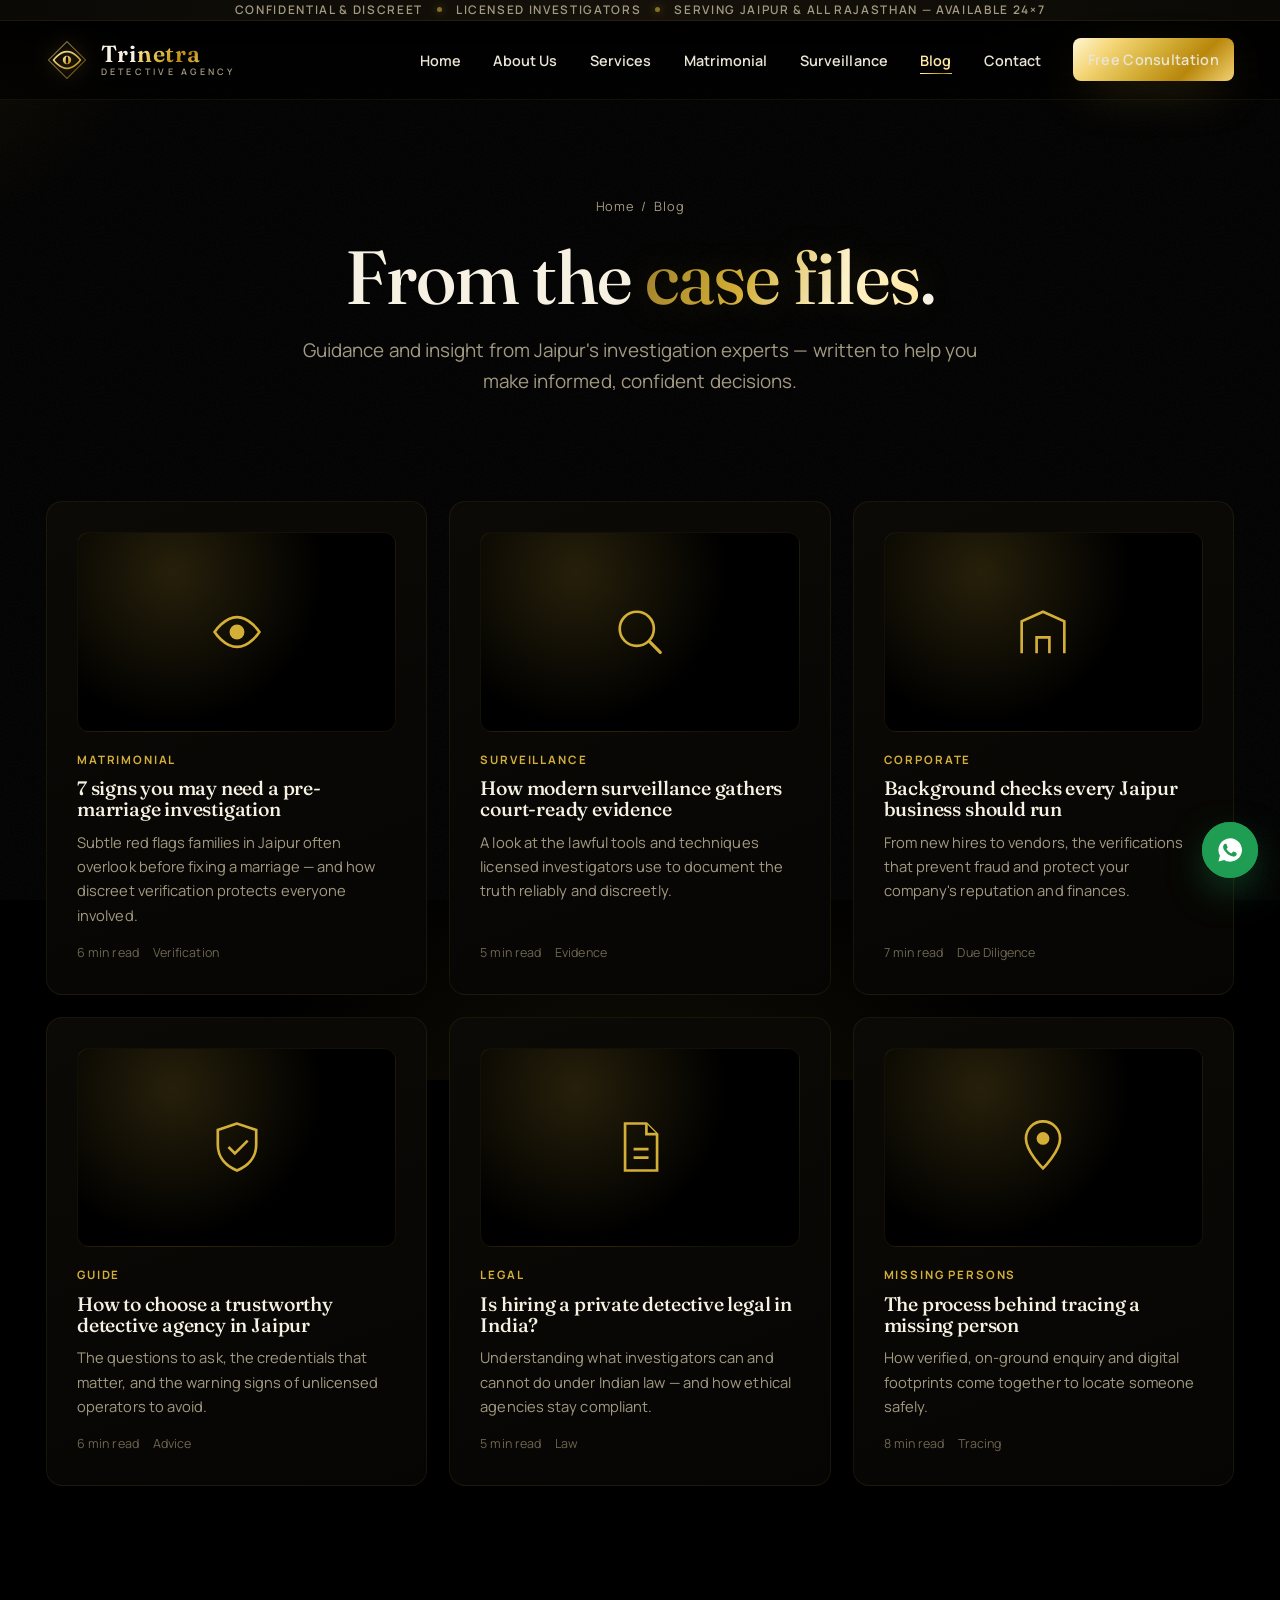
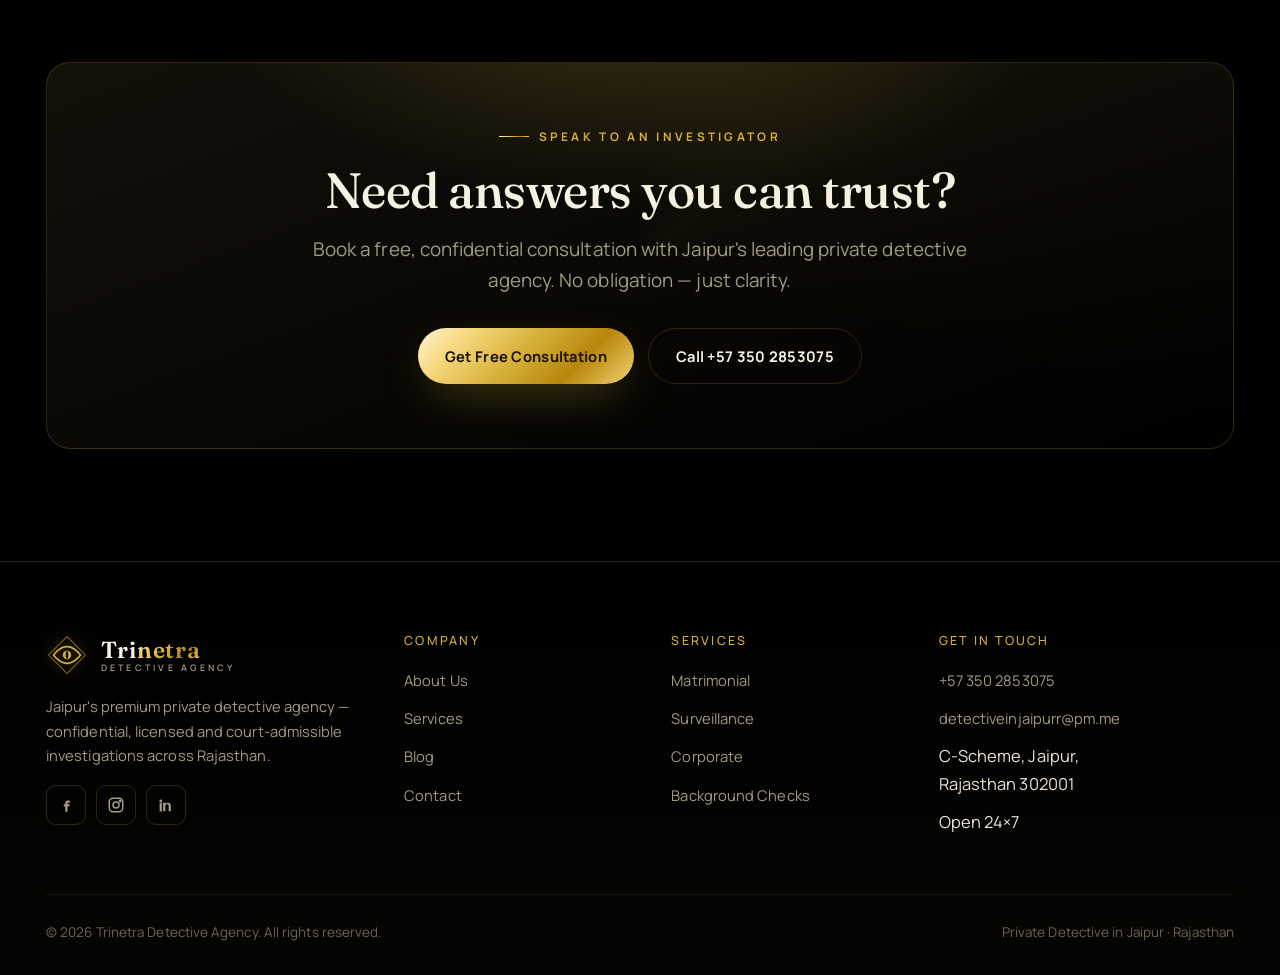
<file: blog.html>
<!DOCTYPE html>
<html lang="en">
<head>
<meta charset="UTF-8">
<meta name="viewport" content="width=device-width, initial-scale=1">
<title>Blog | Detective & Investigation Insights, Jaipur | Trinetra</title>
<meta name="description" content="Insights on private investigation in Jaipur — matrimonial verification, surveillance, corporate due diligence and how to choose a trustworthy detective agency in Rajasthan.">
<meta name="keywords" content="Detective Agency Jaipur, Private Detective in Jaipur blog, investigation tips Jaipur">
<meta name="author" content="Trinetra Detective Agency">
<meta name="robots" content="index, follow">
<link rel="canonical" href="https://trinetrajaipur.com/blog">
<meta name="theme-color" content="#050505">
<meta property="og:type" content="website">
<meta property="og:title" content="Blog | Detective & Investigation Insights, Jaipur | Trinetra">
<meta property="og:description" content="Insights on private investigation in Jaipur — matrimonial verification, surveillance, corporate due diligence and how to choose a trustworthy detective agency in Rajasthan.">
<meta property="og:url" content="https://trinetrajaipur.com/blog">
<meta property="og:site_name" content="Trinetra Detective Agency">
<meta property="og:locale" content="en_IN">
<meta name="twitter:card" content="summary_large_image">
<meta name="twitter:title" content="Blog | Detective & Investigation Insights, Jaipur | Trinetra">
<meta name="twitter:description" content="Insights on private investigation in Jaipur — matrimonial verification, surveillance, corporate due diligence and how to choose a trustworthy detective agency in Rajasthan.">
<link rel="icon" href="data:image/svg+xml,%3Csvg xmlns='http://www.w3.org/2000/svg' viewBox='0 0 100 100'%3E%3Cpath d='M50 28C30 28 14 50 14 50s16 22 36 22 36-22 36-22S70 28 50 28Z' fill='none' stroke='%23c9a24b' stroke-width='5'/%3E%3Ccircle cx='50' cy='50' r='12' fill='%23c9a24b'/%3E%3C/svg%3E">
<link rel="preconnect" href="https://fonts.googleapis.com">
<link rel="preconnect" href="https://fonts.gstatic.com" crossorigin>
<link href="https://fonts.googleapis.com/css2?family=Fraunces:opsz,wght@9..144,400;9..144,500;9..144,600&family=Manrope:wght@400;500;600;700;800&display=swap" rel="stylesheet">
<link rel="stylesheet" href="styles.css">
<script type="application/ld+json">
{"@context":"https://schema.org","@type":"Blog","name":"Trinetra Detective Agency Blog","url":"https://trinetrajaipur.com/blog"}
</script>
</head>
<body>
<div class="topbar"><div class="container topbar-in"><span>Confidential &amp; Discreet</span><i class="tb-sep"></i><span>Licensed Investigators</span><i class="tb-sep"></i><span>Serving Jaipur &amp; All Rajasthan — Available 24×7</span></div></div>
<header class="site-header">
  <div class="container">
    <nav class="nav" aria-label="Primary">
      <a class="brand" href="/" aria-label="Trinetra Detective Agency home">
        <svg class="mark" viewBox="0 0 100 100" aria-hidden="true"><defs><linearGradient id="g" x1="0" y1="0" x2="1" y2="1"><stop offset="0" stop-color="#ffe9a3"/><stop offset="1" stop-color="#b8860b"/></linearGradient></defs><path d="M50 6 94 50 50 94 6 50Z" fill="none" stroke="url(#g)" stroke-width="2.5" opacity=".55"/><path d="M50 30C32 30 18 50 18 50s14 20 32 20 32-20 32-20S68 30 50 30Z" fill="none" stroke="url(#g)" stroke-width="4"/><circle cx="50" cy="50" r="10" fill="url(#g)"/><ellipse cx="50" cy="50" rx="3" ry="9" fill="#050505"/></svg>
        <span class="brand-name">Tri<b>netra</b><span class="brand-sub">Detective Agency</span></span>
      </a>
      <ul class="nav-links">
        <li><a href="/">Home</a></li>
        <li><a href="/about">About Us</a></li>
        <li><a href="/services">Services</a></li>
        <li><a href="/matrimonial-investigation">Matrimonial</a></li>
        <li><a href="/surveillance-services">Surveillance</a></li>
        <li><a href="/blog" aria-current="page">Blog</a></li>
        <li><a href="/contact">Contact</a></li>
        <li class="nav-cta"><a class="btn btn--gold" href="/contact">Free Consultation</a></li>
      </ul>
      <button class="nav-toggle" aria-label="Menu" aria-expanded="false" aria-controls="nav"><span></span><span></span><span></span></button>
    </nav>
  </div>
</header>
<section class="page-hero">
  <div class="container">
    <div class="crumbs reveal"><a href="/">Home</a> &nbsp;/&nbsp; Blog</div>
    <h1 class="reveal d1">From the <span class="gold-text">case files</span>.</h1>
    <p class="lead reveal d2">Guidance and insight from Jaipur's investigation experts — written to help you make informed, confident decisions.</p>
  </div>
</section><section class="section" style="padding-top:40px"><div class="container"><div class="grid grid-3"><a class="card bcard reveal" href="#"><div class="thumb"><svg viewBox="0 0 60 60" width="64" aria-hidden="true"><path d="M30 16C18 16 9 30 9 30s9 14 21 14 21-14 21-14S42 16 30 16Z" fill="none" stroke="#d4af37" stroke-width="2.5"/><circle cx="30" cy="30" r="7" fill="#d4af37"/></svg></div><span class="tag">Matrimonial</span><h3>7 signs you may need a pre-marriage investigation</h3><p>Subtle red flags families in Jaipur often overlook before fixing a marriage — and how discreet verification protects everyone involved.</p><div class="meta"><span>6 min read</span><span>Verification</span></div></a><a class="card bcard reveal" href="#"><div class="thumb"><svg viewBox="0 0 60 60" width="64" aria-hidden="true"><circle cx="27" cy="27" r="16" fill="none" stroke="#d4af37" stroke-width="2.5"/><path d="M39 39l10 10" stroke="#d4af37" stroke-width="3" stroke-linecap="round"/></svg></div><span class="tag">Surveillance</span><h3>How modern surveillance gathers court-ready evidence</h3><p>A look at the lawful tools and techniques licensed investigators use to document the truth reliably and discreetly.</p><div class="meta"><span>5 min read</span><span>Evidence</span></div></a><a class="card bcard reveal" href="#"><div class="thumb"><svg viewBox="0 0 60 60" width="64" aria-hidden="true"><path d="M10 50V20l20-9 20 9v30" fill="none" stroke="#d4af37" stroke-width="2.5"/><path d="M24 50V35h12v15" fill="none" stroke="#d4af37" stroke-width="2.5"/></svg></div><span class="tag">Corporate</span><h3>Background checks every Jaipur business should run</h3><p>From new hires to vendors, the verifications that prevent fraud and protect your company's reputation and finances.</p><div class="meta"><span>7 min read</span><span>Due Diligence</span></div></a><a class="card bcard reveal" href="#"><div class="thumb"><svg viewBox="0 0 60 60" width="64" aria-hidden="true"><path d="M30 8 12 14v14c0 12 8 20 18 24 10-4 18-12 18-24V14L30 8Z" fill="none" stroke="#d4af37" stroke-width="2.5"/><path d="M22 30l6 6 12-12" fill="none" stroke="#d4af37" stroke-width="2.5"/></svg></div><span class="tag">Guide</span><h3>How to choose a trustworthy detective agency in Jaipur</h3><p>The questions to ask, the credentials that matter, and the warning signs of unlicensed operators to avoid.</p><div class="meta"><span>6 min read</span><span>Advice</span></div></a><a class="card bcard reveal" href="#"><div class="thumb"><svg viewBox="0 0 60 60" width="64" aria-hidden="true"><path d="M16 8h20l10 10v34H16Z" fill="none" stroke="#d4af37" stroke-width="2.5"/><path d="M36 8v10h10M24 32h14M24 40h14" stroke="#d4af37" stroke-width="2.5"/></svg></div><span class="tag">Legal</span><h3>Is hiring a private detective legal in India?</h3><p>Understanding what investigators can and cannot do under Indian law — and how ethical agencies stay compliant.</p><div class="meta"><span>5 min read</span><span>Law</span></div></a><a class="card bcard reveal" href="#"><div class="thumb"><svg viewBox="0 0 60 60" width="64" aria-hidden="true"><path d="M30 6a16 16 0 0 0-16 16c0 12 16 28 16 28s16-16 16-28A16 16 0 0 0 30 6Z" fill="none" stroke="#d4af37" stroke-width="2.5"/><circle cx="30" cy="22" r="6" fill="#d4af37"/></svg></div><span class="tag">Missing Persons</span><h3>The process behind tracing a missing person</h3><p>How verified, on-ground enquiry and digital footprints come together to locate someone safely.</p><div class="meta"><span>8 min read</span><span>Tracing</span></div></a></div></div></section>
<section class="section--tight">
  <div class="container">
    <div class="cta-band reveal">
      <span class="eyebrow" style="justify-content:center;display:flex">Speak To An Investigator</span>
      <h2>Need answers you can trust?</h2>
      <p class="lead">Book a free, confidential consultation with Jaipur's leading private detective agency. No obligation — just clarity.</p>
      <div class="cta-actions">
        <a class="btn btn--gold" href="/contact">Get Free Consultation</a>
        <a class="btn btn--ghost" href="tel:+573502853075">Call +57 350 2853075</a>
      </div>
    </div>
  </div>
</section>
<footer class="site-footer">
  <div class="container">
    <div class="foot-grid">
      <div class="foot-about">
        <a class="brand" href="/"><svg class="mark" viewBox="0 0 100 100" aria-hidden="true"><path d="M50 6 94 50 50 94 6 50Z" fill="none" stroke="#d4af37" stroke-width="2.5" opacity=".55"/><path d="M50 30C32 30 18 50 18 50s14 20 32 20 32-20 32-20S68 30 50 30Z" fill="none" stroke="#d4af37" stroke-width="4"/><circle cx="50" cy="50" r="10" fill="#d4af37"/><ellipse cx="50" cy="50" rx="3" ry="9" fill="#050505"/></svg><span class="brand-name">Tri<b>netra</b><span class="brand-sub">Detective Agency</span></span></a>
        <p>Jaipur's premium private detective agency — confidential, licensed and court-admissible investigations across Rajasthan.</p>
        <div class="socials">
          <a href="#" aria-label="Facebook"><svg viewBox="0 0 24 24" fill="currentColor"><path d="M14 9h3V6h-3c-2 0-3 1.3-3 3.2V11H9v3h2v7h3v-7h2.3l.7-3H14V9.6c0-.4.3-.6.6-.6Z"/></svg></a>
          <a href="#" aria-label="Instagram"><svg viewBox="0 0 24 24" fill="none" stroke="currentColor" stroke-width="2"><rect x="3" y="3" width="18" height="18" rx="5"/><circle cx="12" cy="12" r="4"/><circle cx="17.5" cy="6.5" r="1" fill="currentColor"/></svg></a>
          <a href="#" aria-label="LinkedIn"><svg viewBox="0 0 24 24" fill="currentColor"><path d="M6.94 6.5a1.94 1.94 0 1 1-3.88 0 1.94 1.94 0 0 1 3.88 0ZM3.5 8.9h3v11.6h-3V8.9Zm5.5 0h2.9v1.6h.05c.4-.76 1.4-1.56 2.9-1.56 3.1 0 3.65 2 3.65 4.65v6.9h-3v-6.1c0-1.46-.03-3.34-2.03-3.34-2.04 0-2.35 1.6-2.35 3.24v6.2h-3V8.9Z"/></svg></a>
        </div>
      </div>
      <div class="foot"><h4>Company</h4><ul><li><a href="/about">About Us</a></li><li><a href="/services">Services</a></li><li><a href="/blog">Blog</a></li><li><a href="/contact">Contact</a></li></ul></div>
      <div class="foot"><h4>Services</h4><ul><li><a href="/matrimonial-investigation">Matrimonial</a></li><li><a href="/surveillance-services">Surveillance</a></li><li><a href="/services">Corporate</a></li><li><a href="/services">Background Checks</a></li></ul></div>
      <div class="foot"><h4>Get In Touch</h4><ul><li><a href="tel:+573502853075">+57 350 2853075</a></li><li><a href="mailto:detectiveinjaipurr@pm.me">detectiveinjaipurr@pm.me</a></li><li>C-Scheme, Jaipur,<br>Rajasthan 302001</li><li>Open 24×7</li></ul></div>
    </div>
    <div class="foot-bottom">
      <div>© <span id="year">2026</span> Trinetra Detective Agency. All rights reserved.</div>
      <div>Private Detective in Jaipur · Rajasthan</div>
    </div>
  </div>
</footer>

<a class="wa-float" href="https://wa.me/573502853075?text=Hi%20Trinetra%2C%20I%27d%20like%20a%20confidential%20consultation." target="_blank" rel="noopener" aria-label="Chat on WhatsApp">
  <span class="pulse"></span>
  <svg viewBox="0 0 24 24" fill="currentColor"><path d="M12 2a10 10 0 0 0-8.6 15l-1.3 4.8 4.9-1.3A10 10 0 1 0 12 2Zm5.6 14.2c-.24.66-1.4 1.27-1.92 1.32-.5.05-1.13.07-1.82-.11-.42-.13-.96-.31-1.65-.6-2.9-1.25-4.78-4.16-4.93-4.36-.14-.2-1.18-1.57-1.18-3s.75-2.12 1.02-2.41c.26-.29.57-.36.76-.36h.55c.18 0 .42-.07.65.5.24.58.81 2 .88 2.15.07.14.12.31.02.5-.1.2-.15.31-.29.48-.14.17-.3.38-.43.5-.14.15-.29.3-.12.59.16.29.73 1.2 1.56 1.95 1.07.95 1.97 1.25 2.26 1.39.29.14.46.12.63-.07.17-.2.73-.85.92-1.14.2-.29.39-.24.66-.14.26.1 1.68.79 1.96.94.29.14.48.21.55.33.07.12.07.71-.17 1.37Z"/></svg>
  <span class="txt">Chat with us</span>
</a>

<script src="main.js"></script>
</body>
</html>
</file>
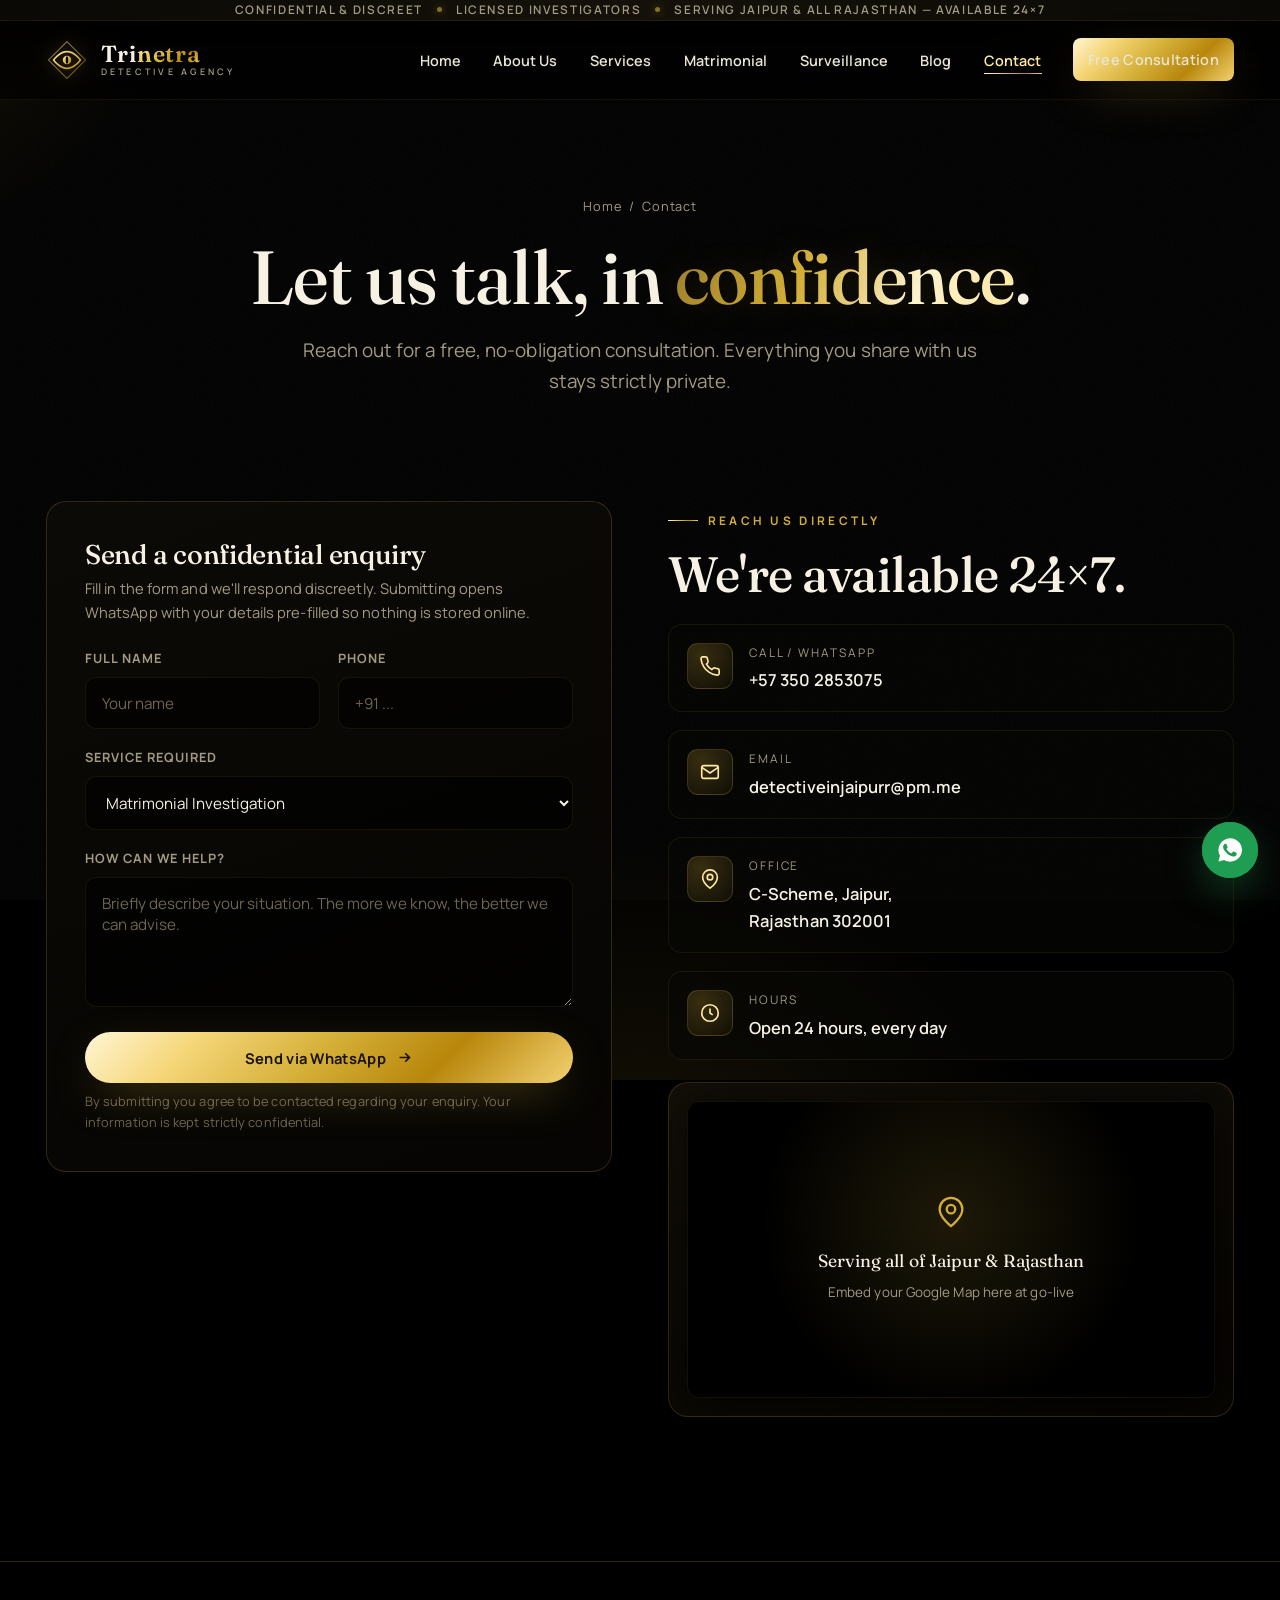
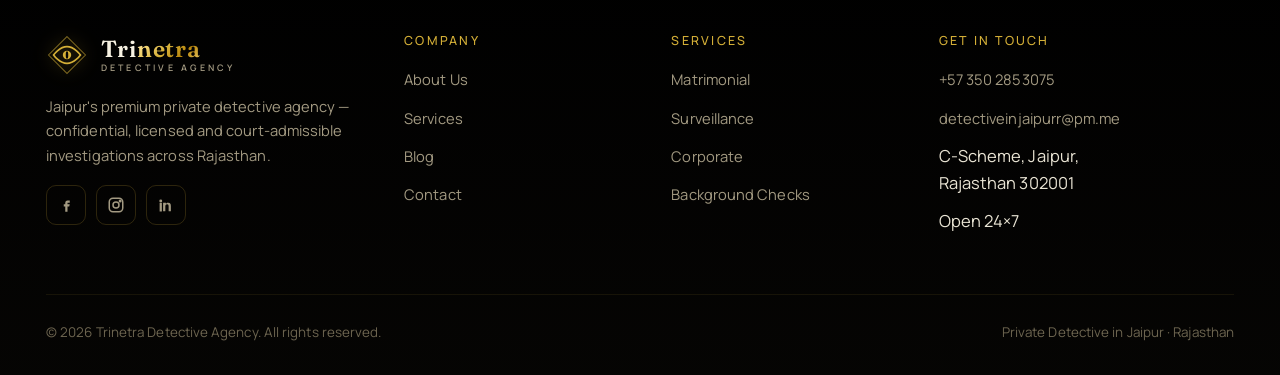
<file: contact.html>
<!DOCTYPE html>
<html lang="en">
<head>
<meta charset="UTF-8">
<meta name="viewport" content="width=device-width, initial-scale=1">
<title>Contact | Trinetra Detective Agency, Jaipur</title>
<meta name="description" content="Contact Trinetra Detective Agency in Jaipur for a free, confidential consultation. Call, WhatsApp or send a secure enquiry — private detective services across Rajasthan.">
<meta name="keywords" content="Detective Agency Jaipur contact, Private Detective in Jaipur, hire detective Jaipur">
<meta name="author" content="Trinetra Detective Agency">
<meta name="robots" content="index, follow">
<link rel="canonical" href="https://trinetrajaipur.com/contact">
<meta name="theme-color" content="#050505">
<meta property="og:type" content="website">
<meta property="og:title" content="Contact | Trinetra Detective Agency, Jaipur">
<meta property="og:description" content="Contact Trinetra Detective Agency in Jaipur for a free, confidential consultation. Call, WhatsApp or send a secure enquiry — private detective services across Rajasthan.">
<meta property="og:url" content="https://trinetrajaipur.com/contact">
<meta property="og:site_name" content="Trinetra Detective Agency">
<meta property="og:locale" content="en_IN">
<meta name="twitter:card" content="summary_large_image">
<meta name="twitter:title" content="Contact | Trinetra Detective Agency, Jaipur">
<meta name="twitter:description" content="Contact Trinetra Detective Agency in Jaipur for a free, confidential consultation. Call, WhatsApp or send a secure enquiry — private detective services across Rajasthan.">
<link rel="icon" href="data:image/svg+xml,%3Csvg xmlns='http://www.w3.org/2000/svg' viewBox='0 0 100 100'%3E%3Cpath d='M50 28C30 28 14 50 14 50s16 22 36 22 36-22 36-22S70 28 50 28Z' fill='none' stroke='%23c9a24b' stroke-width='5'/%3E%3Ccircle cx='50' cy='50' r='12' fill='%23c9a24b'/%3E%3C/svg%3E">
<link rel="preconnect" href="https://fonts.googleapis.com">
<link rel="preconnect" href="https://fonts.gstatic.com" crossorigin>
<link href="https://fonts.googleapis.com/css2?family=Fraunces:opsz,wght@9..144,400;9..144,500;9..144,600&family=Manrope:wght@400;500;600;700;800&display=swap" rel="stylesheet">
<link rel="stylesheet" href="styles.css">
<script type="application/ld+json">
{"@context":"https://schema.org","@type":"ContactPage","name":"Contact Trinetra Detective Agency","url":"https://trinetrajaipur.com/contact"}
</script>
</head>
<body>
<div class="topbar"><div class="container topbar-in"><span>Confidential &amp; Discreet</span><i class="tb-sep"></i><span>Licensed Investigators</span><i class="tb-sep"></i><span>Serving Jaipur &amp; All Rajasthan — Available 24×7</span></div></div>
<header class="site-header">
  <div class="container">
    <nav class="nav" aria-label="Primary">
      <a class="brand" href="/" aria-label="Trinetra Detective Agency home">
        <svg class="mark" viewBox="0 0 100 100" aria-hidden="true"><defs><linearGradient id="g" x1="0" y1="0" x2="1" y2="1"><stop offset="0" stop-color="#ffe9a3"/><stop offset="1" stop-color="#b8860b"/></linearGradient></defs><path d="M50 6 94 50 50 94 6 50Z" fill="none" stroke="url(#g)" stroke-width="2.5" opacity=".55"/><path d="M50 30C32 30 18 50 18 50s14 20 32 20 32-20 32-20S68 30 50 30Z" fill="none" stroke="url(#g)" stroke-width="4"/><circle cx="50" cy="50" r="10" fill="url(#g)"/><ellipse cx="50" cy="50" rx="3" ry="9" fill="#050505"/></svg>
        <span class="brand-name">Tri<b>netra</b><span class="brand-sub">Detective Agency</span></span>
      </a>
      <ul class="nav-links">
        <li><a href="/">Home</a></li>
        <li><a href="/about">About Us</a></li>
        <li><a href="/services">Services</a></li>
        <li><a href="/matrimonial-investigation">Matrimonial</a></li>
        <li><a href="/surveillance-services">Surveillance</a></li>
        <li><a href="/blog">Blog</a></li>
        <li><a href="/contact" aria-current="page">Contact</a></li>
        <li class="nav-cta"><a class="btn btn--gold" href="/contact">Free Consultation</a></li>
      </ul>
      <button class="nav-toggle" aria-label="Menu" aria-expanded="false" aria-controls="nav"><span></span><span></span><span></span></button>
    </nav>
  </div>
</header>
<section class="page-hero">
  <div class="container">
    <div class="crumbs reveal"><a href="/">Home</a> &nbsp;/&nbsp; Contact</div>
    <h1 class="reveal d1">Let us talk, in <span class="gold-text">confidence</span>.</h1>
    <p class="lead reveal d2">Reach out for a free, no-obligation consultation. Everything you share with us stays strictly private.</p>
  </div>
</section>
<section class="section" style="padding-top:40px">
  <div class="container">
    <div class="split" style="align-items:start">
      <div class="reveal">
        <div class="form-card">
          <h3 style="margin-bottom:.4rem">Send a confidential enquiry</h3>
          <p style="color:var(--muted);font-size:.92rem;margin-bottom:24px">Fill in the form and we'll respond discreetly. Submitting opens WhatsApp with your details pre-filled so nothing is stored online.</p>
          <div class="form-success">Thank you — your enquiry is ready in WhatsApp. We'll reply confidentially, usually within an hour.</div>
          <form data-enquiry novalidate>
            <div class="form-row">
              <div class="field"><label for="name">Full Name</label><input id="name" name="name" type="text" placeholder="Your name" required></div>
              <div class="field"><label for="phone">Phone</label><input id="phone" name="phone" type="tel" placeholder="+91 ..." required></div>
            </div>
            <div class="field"><label for="service">Service Required</label>
              <select id="service" name="service">
                <option>Matrimonial Investigation</option>
                <option>Surveillance Services</option>
                <option>Corporate Investigation</option>
                <option>Background Verification</option>
                <option>Missing Persons</option>
                <option>Other / General Enquiry</option>
              </select>
            </div>
            <div class="field"><label for="message">How can we help?</label><textarea id="message" name="message" placeholder="Briefly describe your situation. The more we know, the better we can advise."></textarea></div>
            <button class="btn btn--gold" type="submit" style="width:100%;justify-content:center">Send via WhatsApp
              <svg viewBox="0 0 24 24" fill="none" stroke="currentColor" stroke-width="2.4"><path d="M5 12h14M13 6l6 6-6 6"/></svg></button>
            <p class="form-note">By submitting you agree to be contacted regarding your enquiry. Your information is kept strictly confidential.</p>
          </form>
        </div>
      </div>

      <div class="reveal d1">
        <span class="eyebrow">Reach Us Directly</span>
        <h2 style="margin-bottom:1.4rem">We're available 24×7.</h2>
        <div class="cinfo">
          <div class="row"><div class="ic"><svg viewBox="0 0 24 24" fill="none" stroke="currentColor" stroke-width="1.8"><path d="M22 16.9v3a2 2 0 0 1-2.2 2 19.8 19.8 0 0 1-8.6-3 19.5 19.5 0 0 1-6-6 19.8 19.8 0 0 1-3-8.6A2 2 0 0 1 4.1 2h3a2 2 0 0 1 2 1.7c.1 1 .4 2 .7 2.9a2 2 0 0 1-.5 2.1L8.1 9.9a16 16 0 0 0 6 6l1.2-1.2a2 2 0 0 1 2.1-.5c.9.3 1.9.6 2.9.7a2 2 0 0 1 1.7 2Z"/></svg></div><div><div class="lbl">Call / WhatsApp</div><a class="val" href="tel:+573502853075">+57 350 2853075</a></div></div>
          <div class="row"><div class="ic"><svg viewBox="0 0 24 24" fill="none" stroke="currentColor" stroke-width="1.8"><rect x="3" y="5" width="18" height="14" rx="2"/><path d="m3 7 9 6 9-6"/></svg></div><div><div class="lbl">Email</div><a class="val" href="mailto:detectiveinjaipurr@pm.me">detectiveinjaipurr@pm.me</a></div></div>
          <div class="row"><div class="ic"><svg viewBox="0 0 24 24" fill="none" stroke="currentColor" stroke-width="1.8"><path d="M12 2a8 8 0 0 0-8 8c0 6 8 12 8 12s8-6 8-12a8 8 0 0 0-8-8Z"/><circle cx="12" cy="10" r="3"/></svg></div><div><div class="lbl">Office</div><div class="val">C-Scheme, Jaipur,<br>Rajasthan 302001</div></div></div>
          <div class="row"><div class="ic"><svg viewBox="0 0 24 24" fill="none" stroke="currentColor" stroke-width="1.8"><circle cx="12" cy="12" r="9"/><path d="M12 7v5l3 2"/></svg></div><div><div class="lbl">Hours</div><div class="val">Open 24 hours, every day</div></div></div>
        </div>
        <div class="media-frame reveal d2" style="margin-top:22px">
          <div class="jali" style="aspect-ratio:16/9">
            <div style="text-align:center;color:var(--muted)">
              <svg viewBox="0 0 24 24" width="34" fill="none" stroke="#d4af37" stroke-width="1.6" style="margin:0 auto 10px"><path d="M12 2a8 8 0 0 0-8 8c0 6 8 12 8 12s8-6 8-12a8 8 0 0 0-8-8Z"/><circle cx="12" cy="10" r="3"/></svg>
              <div style="font-family:var(--font-display);color:var(--cream);font-size:1.1rem">Serving all of Jaipur &amp; Rajasthan</div>
              <div style="font-size:.84rem;margin-top:6px">Embed your Google Map here at go-live</div>
            </div>
          </div>
        </div>
      </div>
    </div>
  </div>
</section>

<footer class="site-footer">
  <div class="container">
    <div class="foot-grid">
      <div class="foot-about">
        <a class="brand" href="/"><svg class="mark" viewBox="0 0 100 100" aria-hidden="true"><path d="M50 6 94 50 50 94 6 50Z" fill="none" stroke="#d4af37" stroke-width="2.5" opacity=".55"/><path d="M50 30C32 30 18 50 18 50s14 20 32 20 32-20 32-20S68 30 50 30Z" fill="none" stroke="#d4af37" stroke-width="4"/><circle cx="50" cy="50" r="10" fill="#d4af37"/><ellipse cx="50" cy="50" rx="3" ry="9" fill="#050505"/></svg><span class="brand-name">Tri<b>netra</b><span class="brand-sub">Detective Agency</span></span></a>
        <p>Jaipur's premium private detective agency — confidential, licensed and court-admissible investigations across Rajasthan.</p>
        <div class="socials">
          <a href="#" aria-label="Facebook"><svg viewBox="0 0 24 24" fill="currentColor"><path d="M14 9h3V6h-3c-2 0-3 1.3-3 3.2V11H9v3h2v7h3v-7h2.3l.7-3H14V9.6c0-.4.3-.6.6-.6Z"/></svg></a>
          <a href="#" aria-label="Instagram"><svg viewBox="0 0 24 24" fill="none" stroke="currentColor" stroke-width="2"><rect x="3" y="3" width="18" height="18" rx="5"/><circle cx="12" cy="12" r="4"/><circle cx="17.5" cy="6.5" r="1" fill="currentColor"/></svg></a>
          <a href="#" aria-label="LinkedIn"><svg viewBox="0 0 24 24" fill="currentColor"><path d="M6.94 6.5a1.94 1.94 0 1 1-3.88 0 1.94 1.94 0 0 1 3.88 0ZM3.5 8.9h3v11.6h-3V8.9Zm5.5 0h2.9v1.6h.05c.4-.76 1.4-1.56 2.9-1.56 3.1 0 3.65 2 3.65 4.65v6.9h-3v-6.1c0-1.46-.03-3.34-2.03-3.34-2.04 0-2.35 1.6-2.35 3.24v6.2h-3V8.9Z"/></svg></a>
        </div>
      </div>
      <div class="foot"><h4>Company</h4><ul><li><a href="/about">About Us</a></li><li><a href="/services">Services</a></li><li><a href="/blog">Blog</a></li><li><a href="/contact">Contact</a></li></ul></div>
      <div class="foot"><h4>Services</h4><ul><li><a href="/matrimonial-investigation">Matrimonial</a></li><li><a href="/surveillance-services">Surveillance</a></li><li><a href="/services">Corporate</a></li><li><a href="/services">Background Checks</a></li></ul></div>
      <div class="foot"><h4>Get In Touch</h4><ul><li><a href="tel:+573502853075">+57 350 2853075</a></li><li><a href="mailto:detectiveinjaipurr@pm.me">detectiveinjaipurr@pm.me</a></li><li>C-Scheme, Jaipur,<br>Rajasthan 302001</li><li>Open 24×7</li></ul></div>
    </div>
    <div class="foot-bottom">
      <div>© <span id="year">2026</span> Trinetra Detective Agency. All rights reserved.</div>
      <div>Private Detective in Jaipur · Rajasthan</div>
    </div>
  </div>
</footer>

<a class="wa-float" href="https://wa.me/573502853075?text=Hi%20Trinetra%2C%20I%27d%20like%20a%20confidential%20consultation." target="_blank" rel="noopener" aria-label="Chat on WhatsApp">
  <span class="pulse"></span>
  <svg viewBox="0 0 24 24" fill="currentColor"><path d="M12 2a10 10 0 0 0-8.6 15l-1.3 4.8 4.9-1.3A10 10 0 1 0 12 2Zm5.6 14.2c-.24.66-1.4 1.27-1.92 1.32-.5.05-1.13.07-1.82-.11-.42-.13-.96-.31-1.65-.6-2.9-1.25-4.78-4.16-4.93-4.36-.14-.2-1.18-1.57-1.18-3s.75-2.12 1.02-2.41c.26-.29.57-.36.76-.36h.55c.18 0 .42-.07.65.5.24.58.81 2 .88 2.15.07.14.12.31.02.5-.1.2-.15.31-.29.48-.14.17-.3.38-.43.5-.14.15-.29.3-.12.59.16.29.73 1.2 1.56 1.95 1.07.95 1.97 1.25 2.26 1.39.29.14.46.12.63-.07.17-.2.73-.85.92-1.14.2-.29.39-.24.66-.14.26.1 1.68.79 1.96.94.29.14.48.21.55.33.07.12.07.71-.17 1.37Z"/></svg>
  <span class="txt">Chat with us</span>
</a>

<script src="main.js"></script>
</body>
</html>
</file>
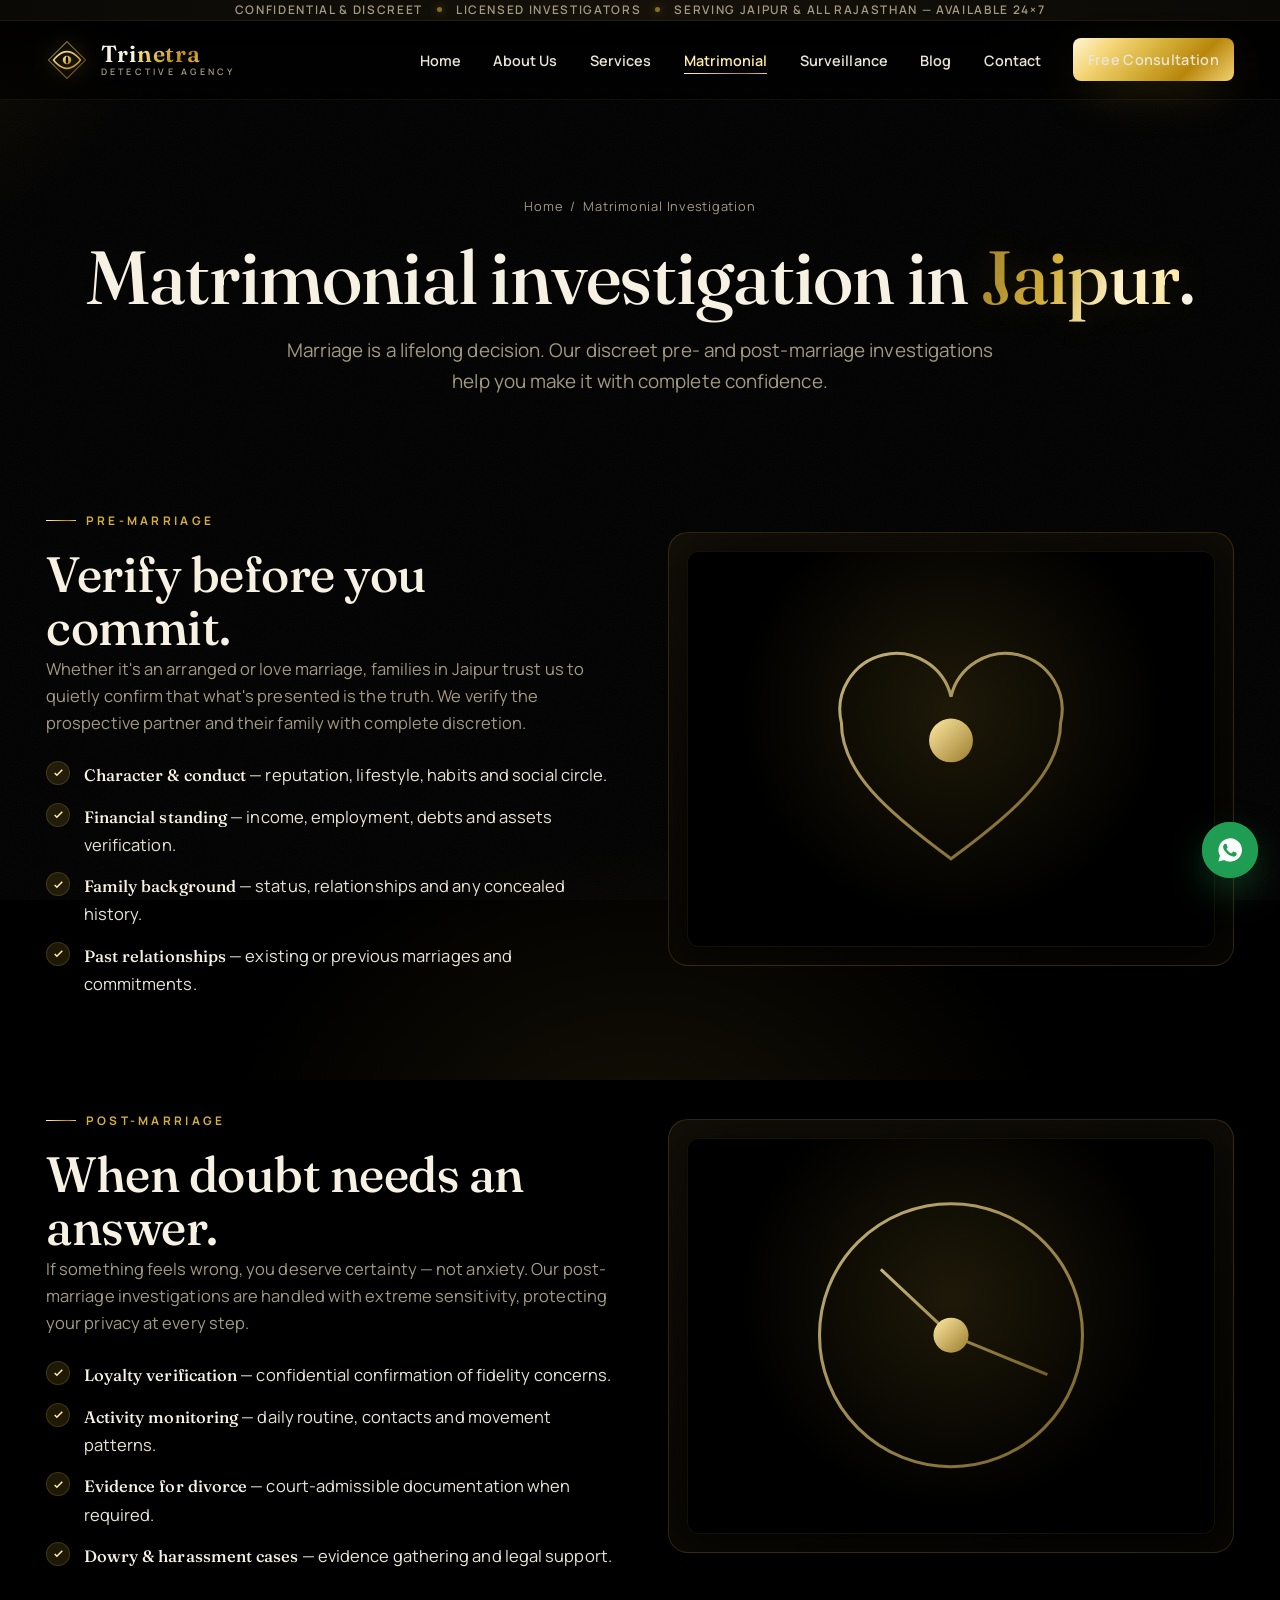
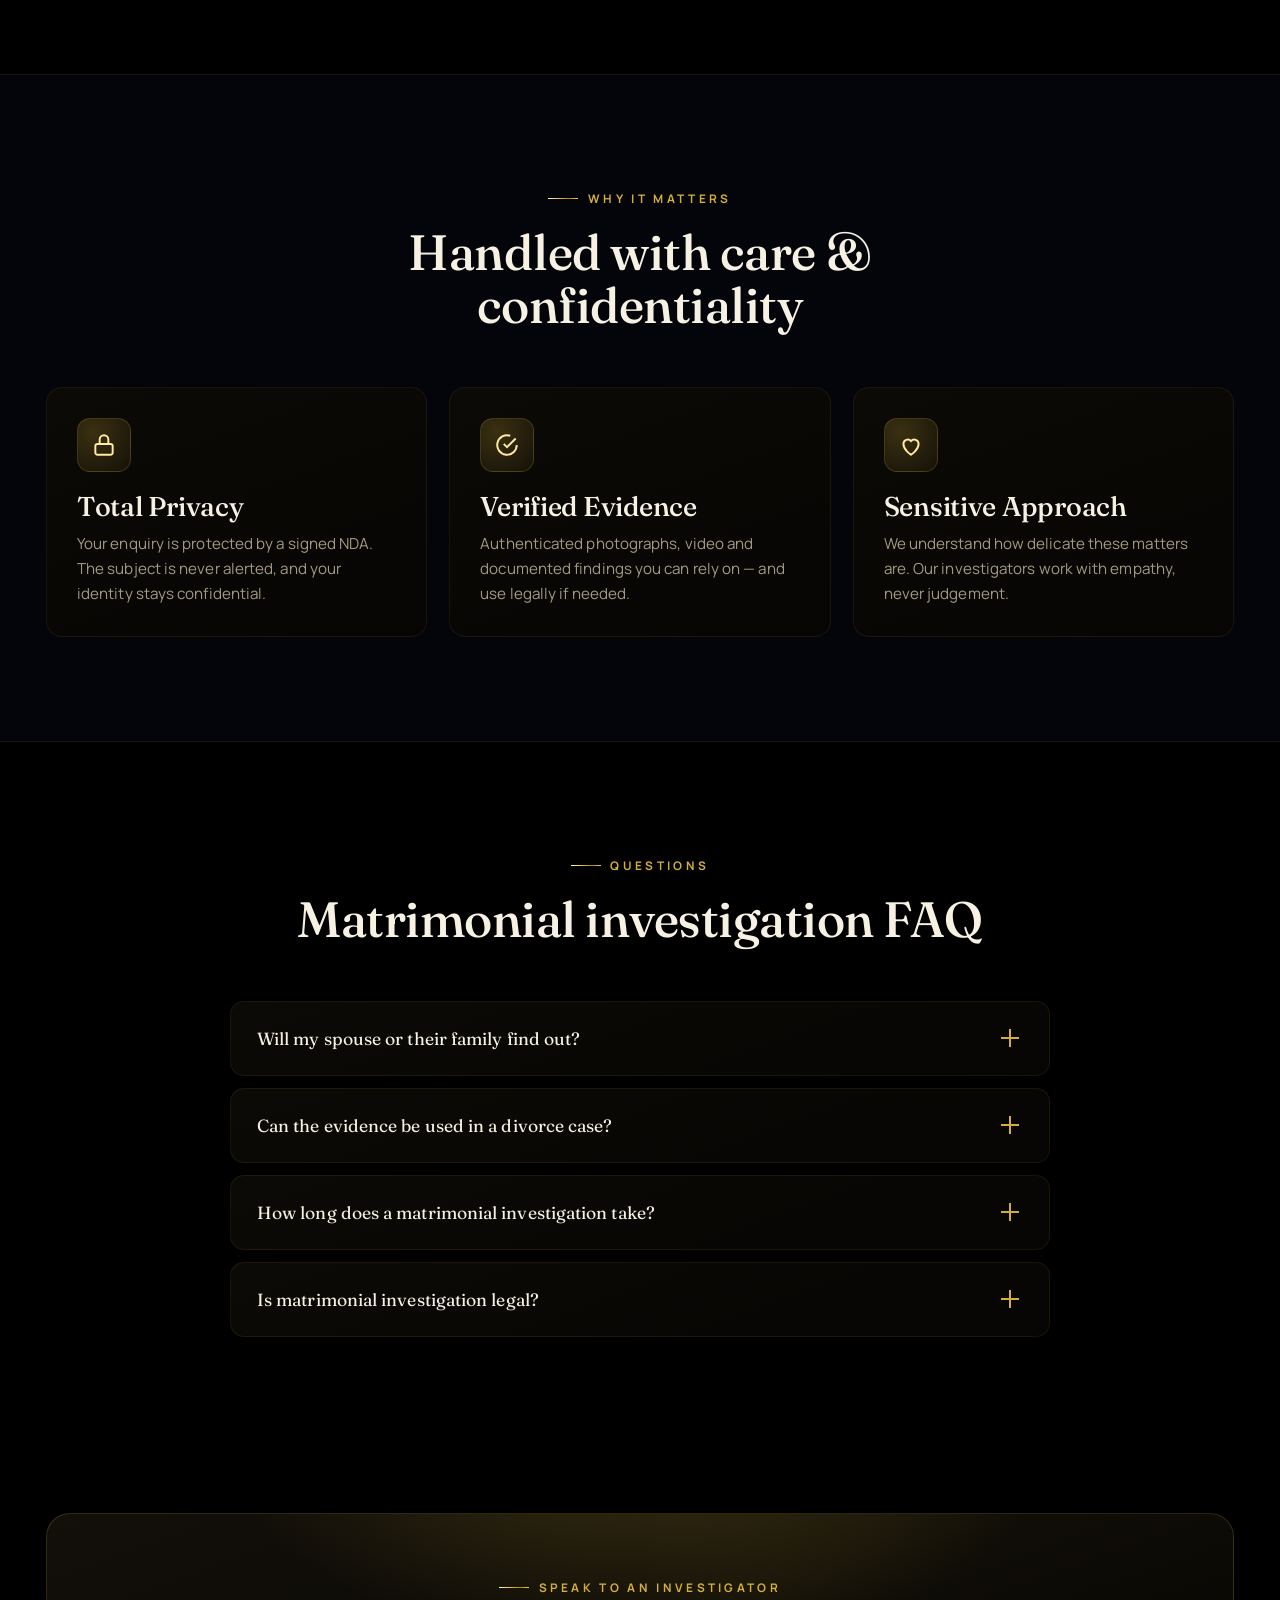
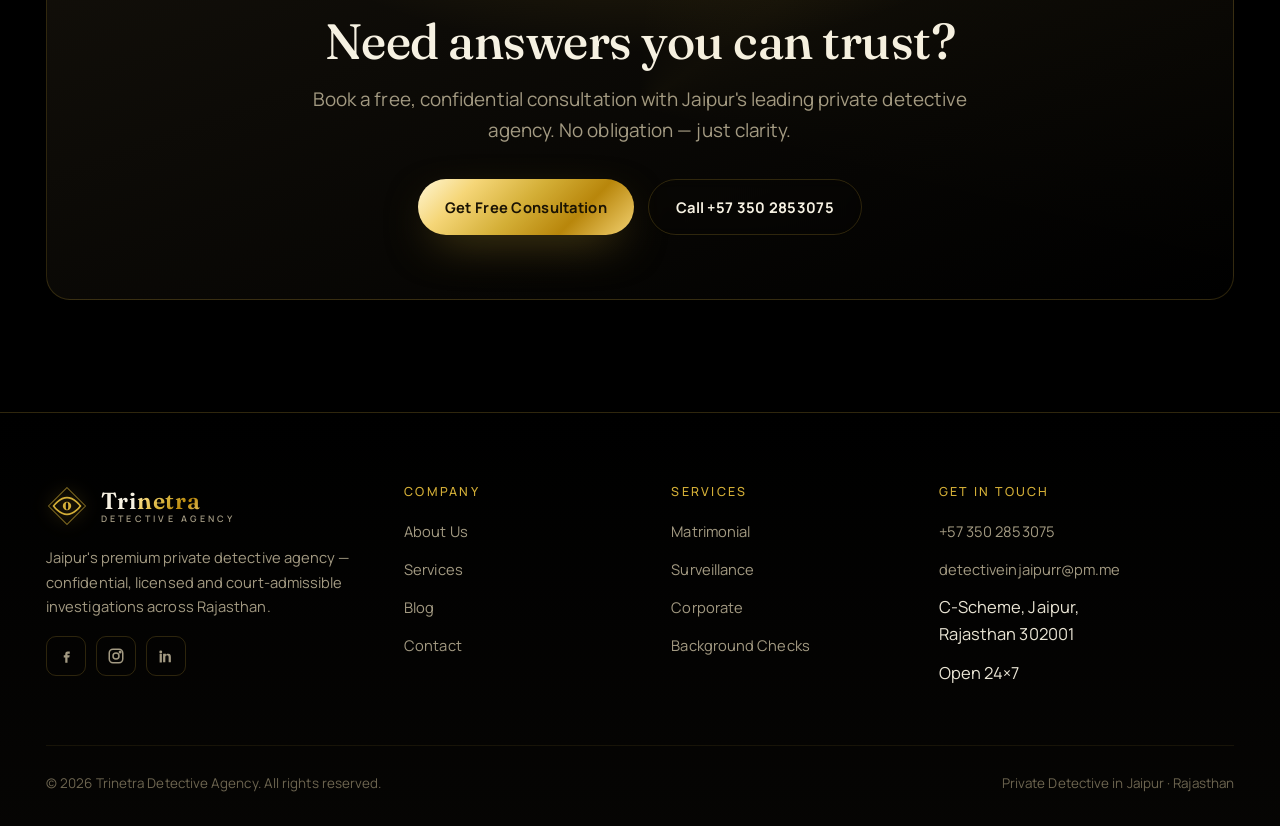
<file: matrimonial-investigation.html>
<!DOCTYPE html>
<html lang="en">
<head>
<meta charset="UTF-8">
<meta name="viewport" content="width=device-width, initial-scale=1">
<title>Matrimonial Investigation in Jaipur | Trinetra Detective Agency</title>
<meta name="description" content="Confidential matrimonial investigation in Jaipur — pre-marriage and post-marriage verification, loyalty checks and background enquiry by experienced, discreet detectives across Rajasthan.">
<meta name="keywords" content="Matrimonial Investigation Jaipur, Private Detective in Jaipur, pre marriage investigation Jaipur, post marriage detective Jaipur">
<meta name="author" content="Trinetra Detective Agency">
<meta name="robots" content="index, follow">
<link rel="canonical" href="https://trinetrajaipur.com/matrimonial-investigation">
<meta name="theme-color" content="#050505">
<meta property="og:type" content="website">
<meta property="og:title" content="Matrimonial Investigation in Jaipur | Trinetra Detective Agency">
<meta property="og:description" content="Confidential matrimonial investigation in Jaipur — pre-marriage and post-marriage verification, loyalty checks and background enquiry by experienced, discreet detectives across Rajasthan.">
<meta property="og:url" content="https://trinetrajaipur.com/matrimonial-investigation">
<meta property="og:site_name" content="Trinetra Detective Agency">
<meta property="og:locale" content="en_IN">
<meta name="twitter:card" content="summary_large_image">
<meta name="twitter:title" content="Matrimonial Investigation in Jaipur | Trinetra Detective Agency">
<meta name="twitter:description" content="Confidential matrimonial investigation in Jaipur — pre-marriage and post-marriage verification, loyalty checks and background enquiry by experienced, discreet detectives across Rajasthan.">
<link rel="icon" href="data:image/svg+xml,%3Csvg xmlns='http://www.w3.org/2000/svg' viewBox='0 0 100 100'%3E%3Cpath d='M50 28C30 28 14 50 14 50s16 22 36 22 36-22 36-22S70 28 50 28Z' fill='none' stroke='%23c9a24b' stroke-width='5'/%3E%3Ccircle cx='50' cy='50' r='12' fill='%23c9a24b'/%3E%3C/svg%3E">
<link rel="preconnect" href="https://fonts.googleapis.com">
<link rel="preconnect" href="https://fonts.gstatic.com" crossorigin>
<link href="https://fonts.googleapis.com/css2?family=Fraunces:opsz,wght@9..144,400;9..144,500;9..144,600&family=Manrope:wght@400;500;600;700;800&display=swap" rel="stylesheet">
<link rel="stylesheet" href="styles.css">
<script type="application/ld+json">
{"@context":"https://schema.org","@type":"Service","name":"Matrimonial Investigation Jaipur","serviceType":"Matrimonial Investigation","provider":{"@type":"ProfessionalService","name":"Trinetra Detective Agency"},"areaServed":"Jaipur, Rajasthan","url":"https://trinetrajaipur.com/matrimonial-investigation"}
</script>
</head>
<body>
<div class="topbar"><div class="container topbar-in"><span>Confidential &amp; Discreet</span><i class="tb-sep"></i><span>Licensed Investigators</span><i class="tb-sep"></i><span>Serving Jaipur &amp; All Rajasthan — Available 24×7</span></div></div>
<header class="site-header">
  <div class="container">
    <nav class="nav" aria-label="Primary">
      <a class="brand" href="/" aria-label="Trinetra Detective Agency home">
        <svg class="mark" viewBox="0 0 100 100" aria-hidden="true"><defs><linearGradient id="g" x1="0" y1="0" x2="1" y2="1"><stop offset="0" stop-color="#ffe9a3"/><stop offset="1" stop-color="#b8860b"/></linearGradient></defs><path d="M50 6 94 50 50 94 6 50Z" fill="none" stroke="url(#g)" stroke-width="2.5" opacity=".55"/><path d="M50 30C32 30 18 50 18 50s14 20 32 20 32-20 32-20S68 30 50 30Z" fill="none" stroke="url(#g)" stroke-width="4"/><circle cx="50" cy="50" r="10" fill="url(#g)"/><ellipse cx="50" cy="50" rx="3" ry="9" fill="#050505"/></svg>
        <span class="brand-name">Tri<b>netra</b><span class="brand-sub">Detective Agency</span></span>
      </a>
      <ul class="nav-links">
        <li><a href="/">Home</a></li>
        <li><a href="/about">About Us</a></li>
        <li><a href="/services">Services</a></li>
        <li><a href="/matrimonial-investigation" aria-current="page">Matrimonial</a></li>
        <li><a href="/surveillance-services">Surveillance</a></li>
        <li><a href="/blog">Blog</a></li>
        <li><a href="/contact">Contact</a></li>
        <li class="nav-cta"><a class="btn btn--gold" href="/contact">Free Consultation</a></li>
      </ul>
      <button class="nav-toggle" aria-label="Menu" aria-expanded="false" aria-controls="nav"><span></span><span></span><span></span></button>
    </nav>
  </div>
</header>
<section class="page-hero">
  <div class="container">
    <div class="crumbs reveal"><a href="/">Home</a> &nbsp;/&nbsp; Matrimonial Investigation</div>
    <h1 class="reveal d1">Matrimonial investigation in <span class="gold-text">Jaipur</span>.</h1>
    <p class="lead reveal d2">Marriage is a lifelong decision. Our discreet pre- and post-marriage investigations help you make it with complete confidence.</p>
  </div>
</section>
<section class="section" style="padding-top:40px">
  <div class="container">
    <div class="split">
      <div class="reveal">
        <span class="eyebrow">Pre-Marriage</span>
        <h2>Verify before you commit.</h2>
        <p style="color:var(--muted);margin-bottom:1rem">Whether it's an arranged or love marriage, families in Jaipur trust us to quietly confirm that what's presented is the truth. We verify the prospective partner and their family with complete discretion.</p>
        <ul class="feature-list">
          <li><span class="tick"><svg viewBox="0 0 24 24" fill="none" stroke="currentColor" stroke-width="3"><path d="M5 13l4 4L19 7"/></svg></span><span><b>Character &amp; conduct</b> — reputation, lifestyle, habits and social circle.</span></li>
          <li><span class="tick"><svg viewBox="0 0 24 24" fill="none" stroke="currentColor" stroke-width="3"><path d="M5 13l4 4L19 7"/></svg></span><span><b>Financial standing</b> — income, employment, debts and assets verification.</span></li>
          <li><span class="tick"><svg viewBox="0 0 24 24" fill="none" stroke="currentColor" stroke-width="3"><path d="M5 13l4 4L19 7"/></svg></span><span><b>Family background</b> — status, relationships and any concealed history.</span></li>
          <li><span class="tick"><svg viewBox="0 0 24 24" fill="none" stroke="currentColor" stroke-width="3"><path d="M5 13l4 4L19 7"/></svg></span><span><b>Past relationships</b> — existing or previous marriages and commitments.</span></li>
        </ul>
      </div>
      <div class="split-media reveal d1">
        <div class="media-frame"><div class="jali">
          <svg viewBox="0 0 240 200" width="100%" aria-hidden="true"><defs><linearGradient id="mj" x1="0" y1="0" x2="1" y2="1"><stop offset="0" stop-color="#ffe9a3"/><stop offset="1" stop-color="#9a7d2e"/></linearGradient></defs><g fill="none" stroke="url(#mj)" stroke-width="1.4" opacity=".75"><path d="M120 150c-30-22-50-40-50-62a25 25 0 0 1 50-12 25 25 0 0 1 50 12c0 22-20 40-50 62Z"/></g><circle cx="120" cy="96" r="10" fill="url(#mj)"/></svg>
        </div></div>
      </div>
    </div>
  </div>
</section>

<section class="section" style="padding-top:0">
  <div class="container">
    <div class="split rev">
      <div class="split-media reveal">
        <div class="media-frame"><div class="jali">
          <svg viewBox="0 0 240 200" width="100%" aria-hidden="true"><defs><linearGradient id="m2" x1="0" y1="0" x2="1" y2="1"><stop offset="0" stop-color="#ffe9a3"/><stop offset="1" stop-color="#9a7d2e"/></linearGradient></defs><g fill="none" stroke="url(#m2)" stroke-width="1.4" opacity=".75"><circle cx="120" cy="100" r="60"/><path d="M120 100 88 70M120 100l44 18"/></g><circle cx="120" cy="100" r="8" fill="url(#m2)"/></svg>
        </div></div>
      </div>
      <div class="reveal d1">
        <span class="eyebrow">Post-Marriage</span>
        <h2>When doubt needs an answer.</h2>
        <p style="color:var(--muted);margin-bottom:1rem">If something feels wrong, you deserve certainty — not anxiety. Our post-marriage investigations are handled with extreme sensitivity, protecting your privacy at every step.</p>
        <ul class="feature-list">
          <li><span class="tick"><svg viewBox="0 0 24 24" fill="none" stroke="currentColor" stroke-width="3"><path d="M5 13l4 4L19 7"/></svg></span><span><b>Loyalty verification</b> — confidential confirmation of fidelity concerns.</span></li>
          <li><span class="tick"><svg viewBox="0 0 24 24" fill="none" stroke="currentColor" stroke-width="3"><path d="M5 13l4 4L19 7"/></svg></span><span><b>Activity monitoring</b> — daily routine, contacts and movement patterns.</span></li>
          <li><span class="tick"><svg viewBox="0 0 24 24" fill="none" stroke="currentColor" stroke-width="3"><path d="M5 13l4 4L19 7"/></svg></span><span><b>Evidence for divorce</b> — court-admissible documentation when required.</span></li>
          <li><span class="tick"><svg viewBox="0 0 24 24" fill="none" stroke="currentColor" stroke-width="3"><path d="M5 13l4 4L19 7"/></svg></span><span><b>Dowry &amp; harassment cases</b> — evidence gathering and legal support.</span></li>
        </ul>
      </div>
    </div>
  </div>
</section>

<section class="section" style="background:rgba(8,13,28,.4);border-block:1px solid var(--line-soft)">
  <div class="container">
    <div class="section-head center reveal"><span class="eyebrow">Why It Matters</span><h2>Handled with care &amp; confidentiality</h2></div>
    <div class="grid grid-3">
      <div class="card reveal"><div class="ic"><svg viewBox="0 0 24 24" fill="none" stroke="currentColor" stroke-width="1.8"><rect x="4" y="11" width="16" height="10" rx="2"/><path d="M8 11V7a4 4 0 0 1 8 0v4"/></svg></div><h3>Total Privacy</h3><p>Your enquiry is protected by a signed NDA. The subject is never alerted, and your identity stays confidential.</p></div>
      <div class="card reveal d1"><div class="ic"><svg viewBox="0 0 24 24" fill="none" stroke="currentColor" stroke-width="1.8"><path d="M9 11l3 3 8-8"/><path d="M21 12a9 9 0 1 1-6-8.5"/></svg></div><h3>Verified Evidence</h3><p>Authenticated photographs, video and documented findings you can rely on — and use legally if needed.</p></div>
      <div class="card reveal d2"><div class="ic"><svg viewBox="0 0 24 24" fill="none" stroke="currentColor" stroke-width="1.8"><path d="M12 21s-7-4.5-7-10a4 4 0 0 1 7-2.6A4 4 0 0 1 19 11c0 5.5-7 10-7 10Z"/></svg></div><h3>Sensitive Approach</h3><p>We understand how delicate these matters are. Our investigators work with empathy, never judgement.</p></div>
    </div>
  </div>
</section>

<section class="section">
  <div class="container">
    <div class="section-head center reveal"><span class="eyebrow">Questions</span><h2>Matrimonial investigation FAQ</h2></div>
    <div class="faq reveal d1">
      <details class="faq-item"><summary>Will my spouse or their family find out?<span class="pl"></span></summary><div class="ans">No. Discretion is paramount. Our investigators work covertly and the subject is never made aware of the enquiry. Your involvement remains strictly confidential.</div></details>
      <details class="faq-item"><summary>Can the evidence be used in a divorce case?<span class="pl"></span></summary><div class="ans">Yes. We document findings in a court-admissible format and can provide supporting testimony where required, in coordination with your lawyer.</div></details>
      <details class="faq-item"><summary>How long does a matrimonial investigation take?<span class="pl"></span></summary><div class="ans">Most cases take between one and three weeks depending on scope. We'll give you a realistic timeline during your free consultation.</div></details>
      <details class="faq-item"><summary>Is matrimonial investigation legal?<span class="pl"></span></summary><div class="ans">Verifying a partner's background and conduct through lawful means is legal in India. We never use illegal methods such as phone tapping or hacking.</div></details>
    </div>
  </div>
</section>

<section class="section--tight">
  <div class="container">
    <div class="cta-band reveal">
      <span class="eyebrow" style="justify-content:center;display:flex">Speak To An Investigator</span>
      <h2>Need answers you can trust?</h2>
      <p class="lead">Book a free, confidential consultation with Jaipur's leading private detective agency. No obligation — just clarity.</p>
      <div class="cta-actions">
        <a class="btn btn--gold" href="/contact">Get Free Consultation</a>
        <a class="btn btn--ghost" href="tel:+573502853075">Call +57 350 2853075</a>
      </div>
    </div>
  </div>
</section>
<footer class="site-footer">
  <div class="container">
    <div class="foot-grid">
      <div class="foot-about">
        <a class="brand" href="/"><svg class="mark" viewBox="0 0 100 100" aria-hidden="true"><path d="M50 6 94 50 50 94 6 50Z" fill="none" stroke="#d4af37" stroke-width="2.5" opacity=".55"/><path d="M50 30C32 30 18 50 18 50s14 20 32 20 32-20 32-20S68 30 50 30Z" fill="none" stroke="#d4af37" stroke-width="4"/><circle cx="50" cy="50" r="10" fill="#d4af37"/><ellipse cx="50" cy="50" rx="3" ry="9" fill="#050505"/></svg><span class="brand-name">Tri<b>netra</b><span class="brand-sub">Detective Agency</span></span></a>
        <p>Jaipur's premium private detective agency — confidential, licensed and court-admissible investigations across Rajasthan.</p>
        <div class="socials">
          <a href="#" aria-label="Facebook"><svg viewBox="0 0 24 24" fill="currentColor"><path d="M14 9h3V6h-3c-2 0-3 1.3-3 3.2V11H9v3h2v7h3v-7h2.3l.7-3H14V9.6c0-.4.3-.6.6-.6Z"/></svg></a>
          <a href="#" aria-label="Instagram"><svg viewBox="0 0 24 24" fill="none" stroke="currentColor" stroke-width="2"><rect x="3" y="3" width="18" height="18" rx="5"/><circle cx="12" cy="12" r="4"/><circle cx="17.5" cy="6.5" r="1" fill="currentColor"/></svg></a>
          <a href="#" aria-label="LinkedIn"><svg viewBox="0 0 24 24" fill="currentColor"><path d="M6.94 6.5a1.94 1.94 0 1 1-3.88 0 1.94 1.94 0 0 1 3.88 0ZM3.5 8.9h3v11.6h-3V8.9Zm5.5 0h2.9v1.6h.05c.4-.76 1.4-1.56 2.9-1.56 3.1 0 3.65 2 3.65 4.65v6.9h-3v-6.1c0-1.46-.03-3.34-2.03-3.34-2.04 0-2.35 1.6-2.35 3.24v6.2h-3V8.9Z"/></svg></a>
        </div>
      </div>
      <div class="foot"><h4>Company</h4><ul><li><a href="/about">About Us</a></li><li><a href="/services">Services</a></li><li><a href="/blog">Blog</a></li><li><a href="/contact">Contact</a></li></ul></div>
      <div class="foot"><h4>Services</h4><ul><li><a href="/matrimonial-investigation">Matrimonial</a></li><li><a href="/surveillance-services">Surveillance</a></li><li><a href="/services">Corporate</a></li><li><a href="/services">Background Checks</a></li></ul></div>
      <div class="foot"><h4>Get In Touch</h4><ul><li><a href="tel:+573502853075">+57 350 2853075</a></li><li><a href="mailto:detectiveinjaipurr@pm.me">detectiveinjaipurr@pm.me</a></li><li>C-Scheme, Jaipur,<br>Rajasthan 302001</li><li>Open 24×7</li></ul></div>
    </div>
    <div class="foot-bottom">
      <div>© <span id="year">2026</span> Trinetra Detective Agency. All rights reserved.</div>
      <div>Private Detective in Jaipur · Rajasthan</div>
    </div>
  </div>
</footer>

<a class="wa-float" href="https://wa.me/573502853075?text=Hi%20Trinetra%2C%20I%27d%20like%20a%20confidential%20consultation." target="_blank" rel="noopener" aria-label="Chat on WhatsApp">
  <span class="pulse"></span>
  <svg viewBox="0 0 24 24" fill="currentColor"><path d="M12 2a10 10 0 0 0-8.6 15l-1.3 4.8 4.9-1.3A10 10 0 1 0 12 2Zm5.6 14.2c-.24.66-1.4 1.27-1.92 1.32-.5.05-1.13.07-1.82-.11-.42-.13-.96-.31-1.65-.6-2.9-1.25-4.78-4.16-4.93-4.36-.14-.2-1.18-1.57-1.18-3s.75-2.12 1.02-2.41c.26-.29.57-.36.76-.36h.55c.18 0 .42-.07.65.5.24.58.81 2 .88 2.15.07.14.12.31.02.5-.1.2-.15.31-.29.48-.14.17-.3.38-.43.5-.14.15-.29.3-.12.59.16.29.73 1.2 1.56 1.95 1.07.95 1.97 1.25 2.26 1.39.29.14.46.12.63-.07.17-.2.73-.85.92-1.14.2-.29.39-.24.66-.14.26.1 1.68.79 1.96.94.29.14.48.21.55.33.07.12.07.71-.17 1.37Z"/></svg>
  <span class="txt">Chat with us</span>
</a>

<script src="main.js"></script>
</body>
</html>
</file>
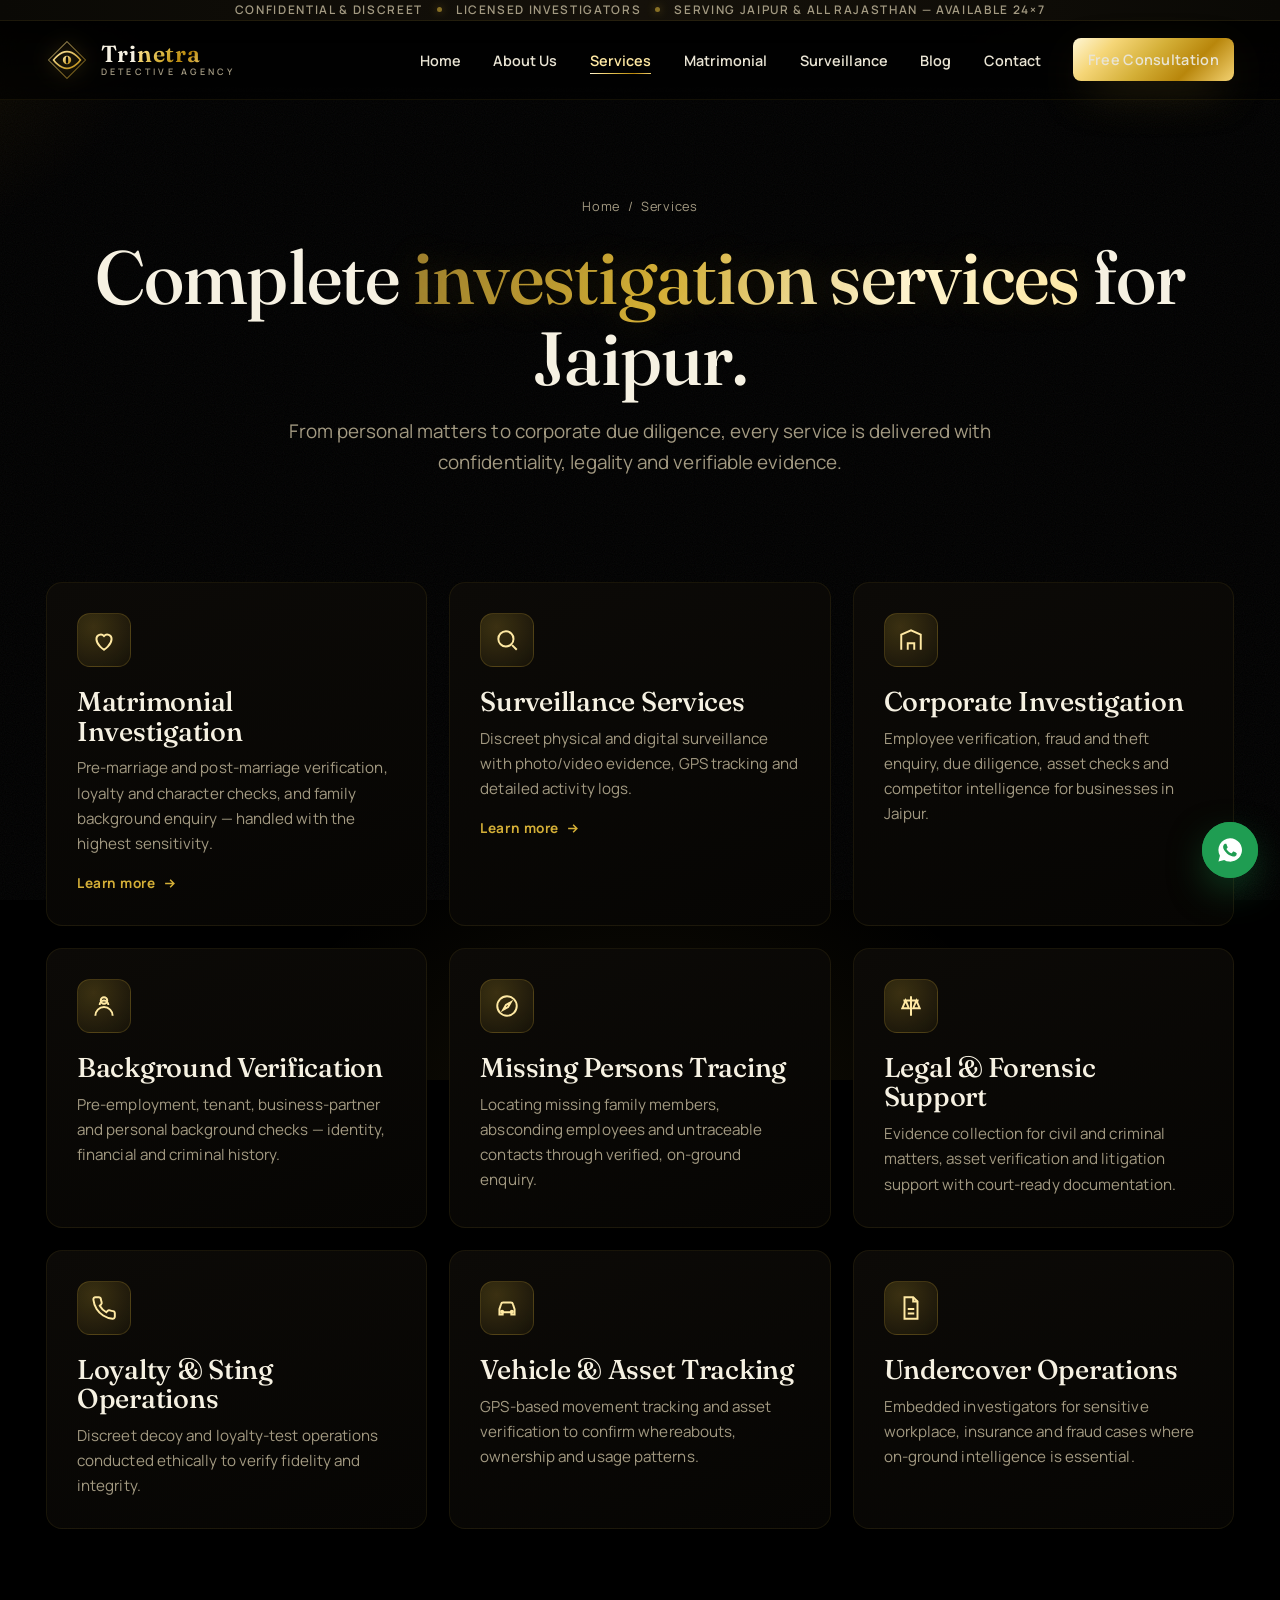
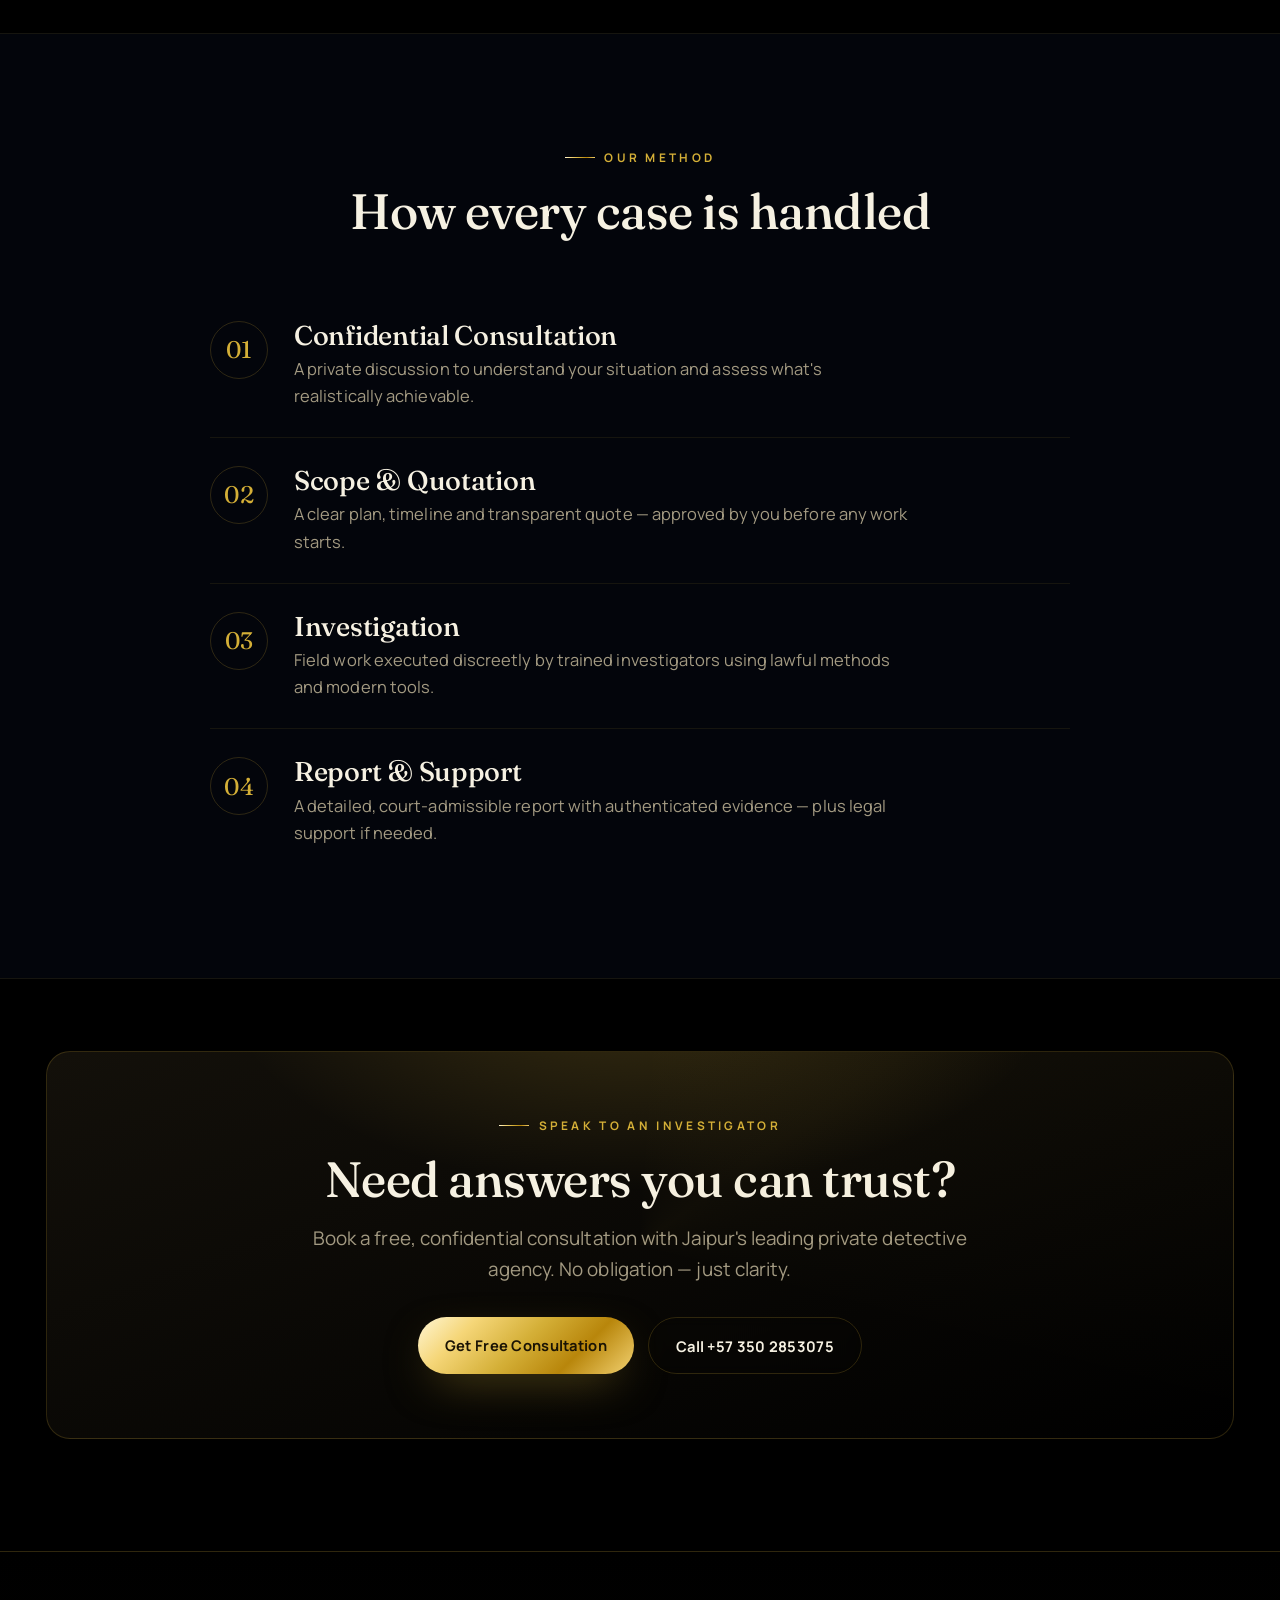
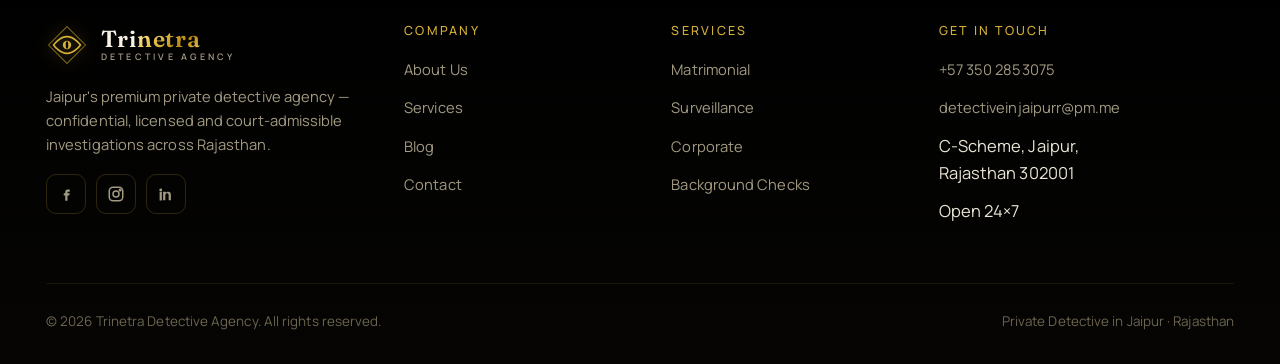
<file: services.html>
<!DOCTYPE html>
<html lang="en">
<head>
<meta charset="UTF-8">
<meta name="viewport" content="width=device-width, initial-scale=1">
<title>Detective Services in Jaipur | Trinetra Detective Agency</title>
<meta name="description" content="Full range of detective services in Jaipur — matrimonial & corporate investigation, surveillance, background verification, fraud enquiry and missing persons tracing across Rajasthan.">
<meta name="keywords" content="Detective Agency Jaipur, Corporate Investigation Jaipur, Private Detective in Jaipur, surveillance services Jaipur">
<meta name="author" content="Trinetra Detective Agency">
<meta name="robots" content="index, follow">
<link rel="canonical" href="https://trinetrajaipur.com/services">
<meta name="theme-color" content="#050505">
<meta property="og:type" content="website">
<meta property="og:title" content="Detective Services in Jaipur | Trinetra Detective Agency">
<meta property="og:description" content="Full range of detective services in Jaipur — matrimonial & corporate investigation, surveillance, background verification, fraud enquiry and missing persons tracing across Rajasthan.">
<meta property="og:url" content="https://trinetrajaipur.com/services">
<meta property="og:site_name" content="Trinetra Detective Agency">
<meta property="og:locale" content="en_IN">
<meta name="twitter:card" content="summary_large_image">
<meta name="twitter:title" content="Detective Services in Jaipur | Trinetra Detective Agency">
<meta name="twitter:description" content="Full range of detective services in Jaipur — matrimonial & corporate investigation, surveillance, background verification, fraud enquiry and missing persons tracing across Rajasthan.">
<link rel="icon" href="data:image/svg+xml,%3Csvg xmlns='http://www.w3.org/2000/svg' viewBox='0 0 100 100'%3E%3Cpath d='M50 28C30 28 14 50 14 50s16 22 36 22 36-22 36-22S70 28 50 28Z' fill='none' stroke='%23c9a24b' stroke-width='5'/%3E%3Ccircle cx='50' cy='50' r='12' fill='%23c9a24b'/%3E%3C/svg%3E">
<link rel="preconnect" href="https://fonts.googleapis.com">
<link rel="preconnect" href="https://fonts.gstatic.com" crossorigin>
<link href="https://fonts.googleapis.com/css2?family=Fraunces:opsz,wght@9..144,400;9..144,500;9..144,600&family=Manrope:wght@400;500;600;700;800&display=swap" rel="stylesheet">
<link rel="stylesheet" href="styles.css">
<script type="application/ld+json">
{"@context":"https://schema.org","@type":"Service","serviceType":"Private Investigation","provider":{"@type":"ProfessionalService","name":"Trinetra Detective Agency"},"areaServed":"Jaipur, Rajasthan","url":"https://trinetrajaipur.com/services"}
</script>
</head>
<body>
<div class="topbar"><div class="container topbar-in"><span>Confidential &amp; Discreet</span><i class="tb-sep"></i><span>Licensed Investigators</span><i class="tb-sep"></i><span>Serving Jaipur &amp; All Rajasthan — Available 24×7</span></div></div>
<header class="site-header">
  <div class="container">
    <nav class="nav" aria-label="Primary">
      <a class="brand" href="/" aria-label="Trinetra Detective Agency home">
        <svg class="mark" viewBox="0 0 100 100" aria-hidden="true"><defs><linearGradient id="g" x1="0" y1="0" x2="1" y2="1"><stop offset="0" stop-color="#ffe9a3"/><stop offset="1" stop-color="#b8860b"/></linearGradient></defs><path d="M50 6 94 50 50 94 6 50Z" fill="none" stroke="url(#g)" stroke-width="2.5" opacity=".55"/><path d="M50 30C32 30 18 50 18 50s14 20 32 20 32-20 32-20S68 30 50 30Z" fill="none" stroke="url(#g)" stroke-width="4"/><circle cx="50" cy="50" r="10" fill="url(#g)"/><ellipse cx="50" cy="50" rx="3" ry="9" fill="#050505"/></svg>
        <span class="brand-name">Tri<b>netra</b><span class="brand-sub">Detective Agency</span></span>
      </a>
      <ul class="nav-links">
        <li><a href="/">Home</a></li>
        <li><a href="/about">About Us</a></li>
        <li><a href="/services" aria-current="page">Services</a></li>
        <li><a href="/matrimonial-investigation">Matrimonial</a></li>
        <li><a href="/surveillance-services">Surveillance</a></li>
        <li><a href="/blog">Blog</a></li>
        <li><a href="/contact">Contact</a></li>
        <li class="nav-cta"><a class="btn btn--gold" href="/contact">Free Consultation</a></li>
      </ul>
      <button class="nav-toggle" aria-label="Menu" aria-expanded="false" aria-controls="nav"><span></span><span></span><span></span></button>
    </nav>
  </div>
</header>
<section class="page-hero">
  <div class="container">
    <div class="crumbs reveal"><a href="/">Home</a> &nbsp;/&nbsp; Services</div>
    <h1 class="reveal d1">Complete <span class="gold-text">investigation services</span> for Jaipur.</h1>
    <p class="lead reveal d2">From personal matters to corporate due diligence, every service is delivered with confidentiality, legality and verifiable evidence.</p>
  </div>
</section>
<section class="section" style="padding-top:40px">
  <div class="container">
    <div class="grid grid-3"><article class="card reveal"><div class="ic"><svg viewBox="0 0 24 24" fill="none" stroke="currentColor" stroke-width="1.8"><path d="M12 21s-7-4.5-7-10a4 4 0 0 1 7-2.6A4 4 0 0 1 19 11c0 5.5-7 10-7 10Z"/></svg></div><h3>Matrimonial Investigation</h3><p>Pre-marriage and post-marriage verification, loyalty and character checks, and family background enquiry — handled with the highest sensitivity.</p><a class="more" href="/matrimonial-investigation">Learn more <svg viewBox="0 0 24 24" fill="none" stroke="currentColor" stroke-width="2.4"><path d="M5 12h14M13 6l6 6-6 6"/></svg></a></article><article class="card reveal"><div class="ic"><svg viewBox="0 0 24 24" fill="none" stroke="currentColor" stroke-width="1.8"><circle cx="11" cy="11" r="7"/><path d="M21 21l-4.3-4.3"/></svg></div><h3>Surveillance Services</h3><p>Discreet physical and digital surveillance with photo/video evidence, GPS tracking and detailed activity logs.</p><a class="more" href="/surveillance-services">Learn more <svg viewBox="0 0 24 24" fill="none" stroke="currentColor" stroke-width="2.4"><path d="M5 12h14M13 6l6 6-6 6"/></svg></a></article><article class="card reveal"><div class="ic"><svg viewBox="0 0 24 24" fill="none" stroke="currentColor" stroke-width="1.8"><path d="M3 21V7l9-4 9 4v14"/><path d="M9 21v-6h6v6"/></svg></div><h3>Corporate Investigation</h3><p>Employee verification, fraud and theft enquiry, due diligence, asset checks and competitor intelligence for businesses in Jaipur.</p></article><article class="card reveal"><div class="ic"><svg viewBox="0 0 24 24" fill="none" stroke="currentColor" stroke-width="1.8"><path d="M16 11a4 4 0 1 0-8 0"/><circle cx="12" cy="7" r="3"/><path d="M4 21a8 8 0 0 1 16 0"/></svg></div><h3>Background Verification</h3><p>Pre-employment, tenant, business-partner and personal background checks — identity, financial and criminal history.</p></article><article class="card reveal"><div class="ic"><svg viewBox="0 0 24 24" fill="none" stroke="currentColor" stroke-width="1.8"><circle cx="12" cy="12" r="9"/><path d="M15.5 8.5 13 13l-4.5 2.5L11 11Z"/></svg></div><h3>Missing Persons Tracing</h3><p>Locating missing family members, absconding employees and untraceable contacts through verified, on-ground enquiry.</p></article><article class="card reveal"><div class="ic"><svg viewBox="0 0 24 24" fill="none" stroke="currentColor" stroke-width="1.8"><path d="M12 3v18M5 7h14M7 7l-3 7h6Zm10 0-3 7h6Z"/></svg></div><h3>Legal &amp; Forensic Support</h3><p>Evidence collection for civil and criminal matters, asset verification and litigation support with court-ready documentation.</p></article><article class="card reveal"><div class="ic"><svg viewBox="0 0 24 24" fill="none" stroke="currentColor" stroke-width="1.8"><path d="M22 16.9v3a2 2 0 0 1-2.2 2 19.8 19.8 0 0 1-8.6-3 19.5 19.5 0 0 1-6-6 19.8 19.8 0 0 1-3-8.6A2 2 0 0 1 4.1 2h3a2 2 0 0 1 2 1.7c.1 1 .4 2 .7 2.9a2 2 0 0 1-.5 2.1L8.1 9.9a16 16 0 0 0 6 6l1.2-1.2a2 2 0 0 1 2.1-.5c.9.3 1.9.6 2.9.7a2 2 0 0 1 1.7 2Z"/></svg></div><h3>Loyalty &amp; Sting Operations</h3><p>Discreet decoy and loyalty-test operations conducted ethically to verify fidelity and integrity.</p></article><article class="card reveal"><div class="ic"><svg viewBox="0 0 24 24" fill="none" stroke="currentColor" stroke-width="1.8"><path d="M5 13l1.5-4.5A2 2 0 0 1 8.4 7h7.2a2 2 0 0 1 1.9 1.5L19 13v5h-3v-2H8v2H5Z"/><circle cx="7.5" cy="15.5" r="1"/><circle cx="16.5" cy="15.5" r="1"/></svg></div><h3>Vehicle &amp; Asset Tracking</h3><p>GPS-based movement tracking and asset verification to confirm whereabouts, ownership and usage patterns.</p></article><article class="card reveal"><div class="ic"><svg viewBox="0 0 24 24" fill="none" stroke="currentColor" stroke-width="1.8"><path d="M6 2h8l4 4v16H6Z"/><path d="M14 2v4h4M9 13h6M9 17h6"/></svg></div><h3>Undercover Operations</h3><p>Embedded investigators for sensitive workplace, insurance and fraud cases where on-ground intelligence is essential.</p></article>    </div>
  </div>
</section>

<section class="section" style="background:rgba(8,13,28,.4);border-block:1px solid var(--line-soft)">
  <div class="container">
    <div class="section-head center reveal"><span class="eyebrow">Our Method</span><h2>How every case is handled</h2></div>
    <div class="steps" style="max-width:860px;margin-inline:auto">
      <div class="step reveal"><div class="sn"></div><div><h3>Confidential Consultation</h3><p>A private discussion to understand your situation and assess what's realistically achievable.</p></div></div>
      <div class="step reveal d1"><div class="sn"></div><div><h3>Scope &amp; Quotation</h3><p>A clear plan, timeline and transparent quote — approved by you before any work starts.</p></div></div>
      <div class="step reveal d2"><div class="sn"></div><div><h3>Investigation</h3><p>Field work executed discreetly by trained investigators using lawful methods and modern tools.</p></div></div>
      <div class="step reveal d3"><div class="sn"></div><div><h3>Report &amp; Support</h3><p>A detailed, court-admissible report with authenticated evidence — plus legal support if needed.</p></div></div>
    </div>
  </div>
</section>

<section class="section--tight">
  <div class="container">
    <div class="cta-band reveal">
      <span class="eyebrow" style="justify-content:center;display:flex">Speak To An Investigator</span>
      <h2>Need answers you can trust?</h2>
      <p class="lead">Book a free, confidential consultation with Jaipur's leading private detective agency. No obligation — just clarity.</p>
      <div class="cta-actions">
        <a class="btn btn--gold" href="/contact">Get Free Consultation</a>
        <a class="btn btn--ghost" href="tel:+573502853075">Call +57 350 2853075</a>
      </div>
    </div>
  </div>
</section>
<footer class="site-footer">
  <div class="container">
    <div class="foot-grid">
      <div class="foot-about">
        <a class="brand" href="/"><svg class="mark" viewBox="0 0 100 100" aria-hidden="true"><path d="M50 6 94 50 50 94 6 50Z" fill="none" stroke="#d4af37" stroke-width="2.5" opacity=".55"/><path d="M50 30C32 30 18 50 18 50s14 20 32 20 32-20 32-20S68 30 50 30Z" fill="none" stroke="#d4af37" stroke-width="4"/><circle cx="50" cy="50" r="10" fill="#d4af37"/><ellipse cx="50" cy="50" rx="3" ry="9" fill="#050505"/></svg><span class="brand-name">Tri<b>netra</b><span class="brand-sub">Detective Agency</span></span></a>
        <p>Jaipur's premium private detective agency — confidential, licensed and court-admissible investigations across Rajasthan.</p>
        <div class="socials">
          <a href="#" aria-label="Facebook"><svg viewBox="0 0 24 24" fill="currentColor"><path d="M14 9h3V6h-3c-2 0-3 1.3-3 3.2V11H9v3h2v7h3v-7h2.3l.7-3H14V9.6c0-.4.3-.6.6-.6Z"/></svg></a>
          <a href="#" aria-label="Instagram"><svg viewBox="0 0 24 24" fill="none" stroke="currentColor" stroke-width="2"><rect x="3" y="3" width="18" height="18" rx="5"/><circle cx="12" cy="12" r="4"/><circle cx="17.5" cy="6.5" r="1" fill="currentColor"/></svg></a>
          <a href="#" aria-label="LinkedIn"><svg viewBox="0 0 24 24" fill="currentColor"><path d="M6.94 6.5a1.94 1.94 0 1 1-3.88 0 1.94 1.94 0 0 1 3.88 0ZM3.5 8.9h3v11.6h-3V8.9Zm5.5 0h2.9v1.6h.05c.4-.76 1.4-1.56 2.9-1.56 3.1 0 3.65 2 3.65 4.65v6.9h-3v-6.1c0-1.46-.03-3.34-2.03-3.34-2.04 0-2.35 1.6-2.35 3.24v6.2h-3V8.9Z"/></svg></a>
        </div>
      </div>
      <div class="foot"><h4>Company</h4><ul><li><a href="/about">About Us</a></li><li><a href="/services">Services</a></li><li><a href="/blog">Blog</a></li><li><a href="/contact">Contact</a></li></ul></div>
      <div class="foot"><h4>Services</h4><ul><li><a href="/matrimonial-investigation">Matrimonial</a></li><li><a href="/surveillance-services">Surveillance</a></li><li><a href="/services">Corporate</a></li><li><a href="/services">Background Checks</a></li></ul></div>
      <div class="foot"><h4>Get In Touch</h4><ul><li><a href="tel:+573502853075">+57 350 2853075</a></li><li><a href="mailto:detectiveinjaipurr@pm.me">detectiveinjaipurr@pm.me</a></li><li>C-Scheme, Jaipur,<br>Rajasthan 302001</li><li>Open 24×7</li></ul></div>
    </div>
    <div class="foot-bottom">
      <div>© <span id="year">2026</span> Trinetra Detective Agency. All rights reserved.</div>
      <div>Private Detective in Jaipur · Rajasthan</div>
    </div>
  </div>
</footer>

<a class="wa-float" href="https://wa.me/573502853075?text=Hi%20Trinetra%2C%20I%27d%20like%20a%20confidential%20consultation." target="_blank" rel="noopener" aria-label="Chat on WhatsApp">
  <span class="pulse"></span>
  <svg viewBox="0 0 24 24" fill="currentColor"><path d="M12 2a10 10 0 0 0-8.6 15l-1.3 4.8 4.9-1.3A10 10 0 1 0 12 2Zm5.6 14.2c-.24.66-1.4 1.27-1.92 1.32-.5.05-1.13.07-1.82-.11-.42-.13-.96-.31-1.65-.6-2.9-1.25-4.78-4.16-4.93-4.36-.14-.2-1.18-1.57-1.18-3s.75-2.12 1.02-2.41c.26-.29.57-.36.76-.36h.55c.18 0 .42-.07.65.5.24.58.81 2 .88 2.15.07.14.12.31.02.5-.1.2-.15.31-.29.48-.14.17-.3.38-.43.5-.14.15-.29.3-.12.59.16.29.73 1.2 1.56 1.95 1.07.95 1.97 1.25 2.26 1.39.29.14.46.12.63-.07.17-.2.73-.85.92-1.14.2-.29.39-.24.66-.14.26.1 1.68.79 1.96.94.29.14.48.21.55.33.07.12.07.71-.17 1.37Z"/></svg>
  <span class="txt">Chat with us</span>
</a>

<script src="main.js"></script>
</body>
</html>
</file>
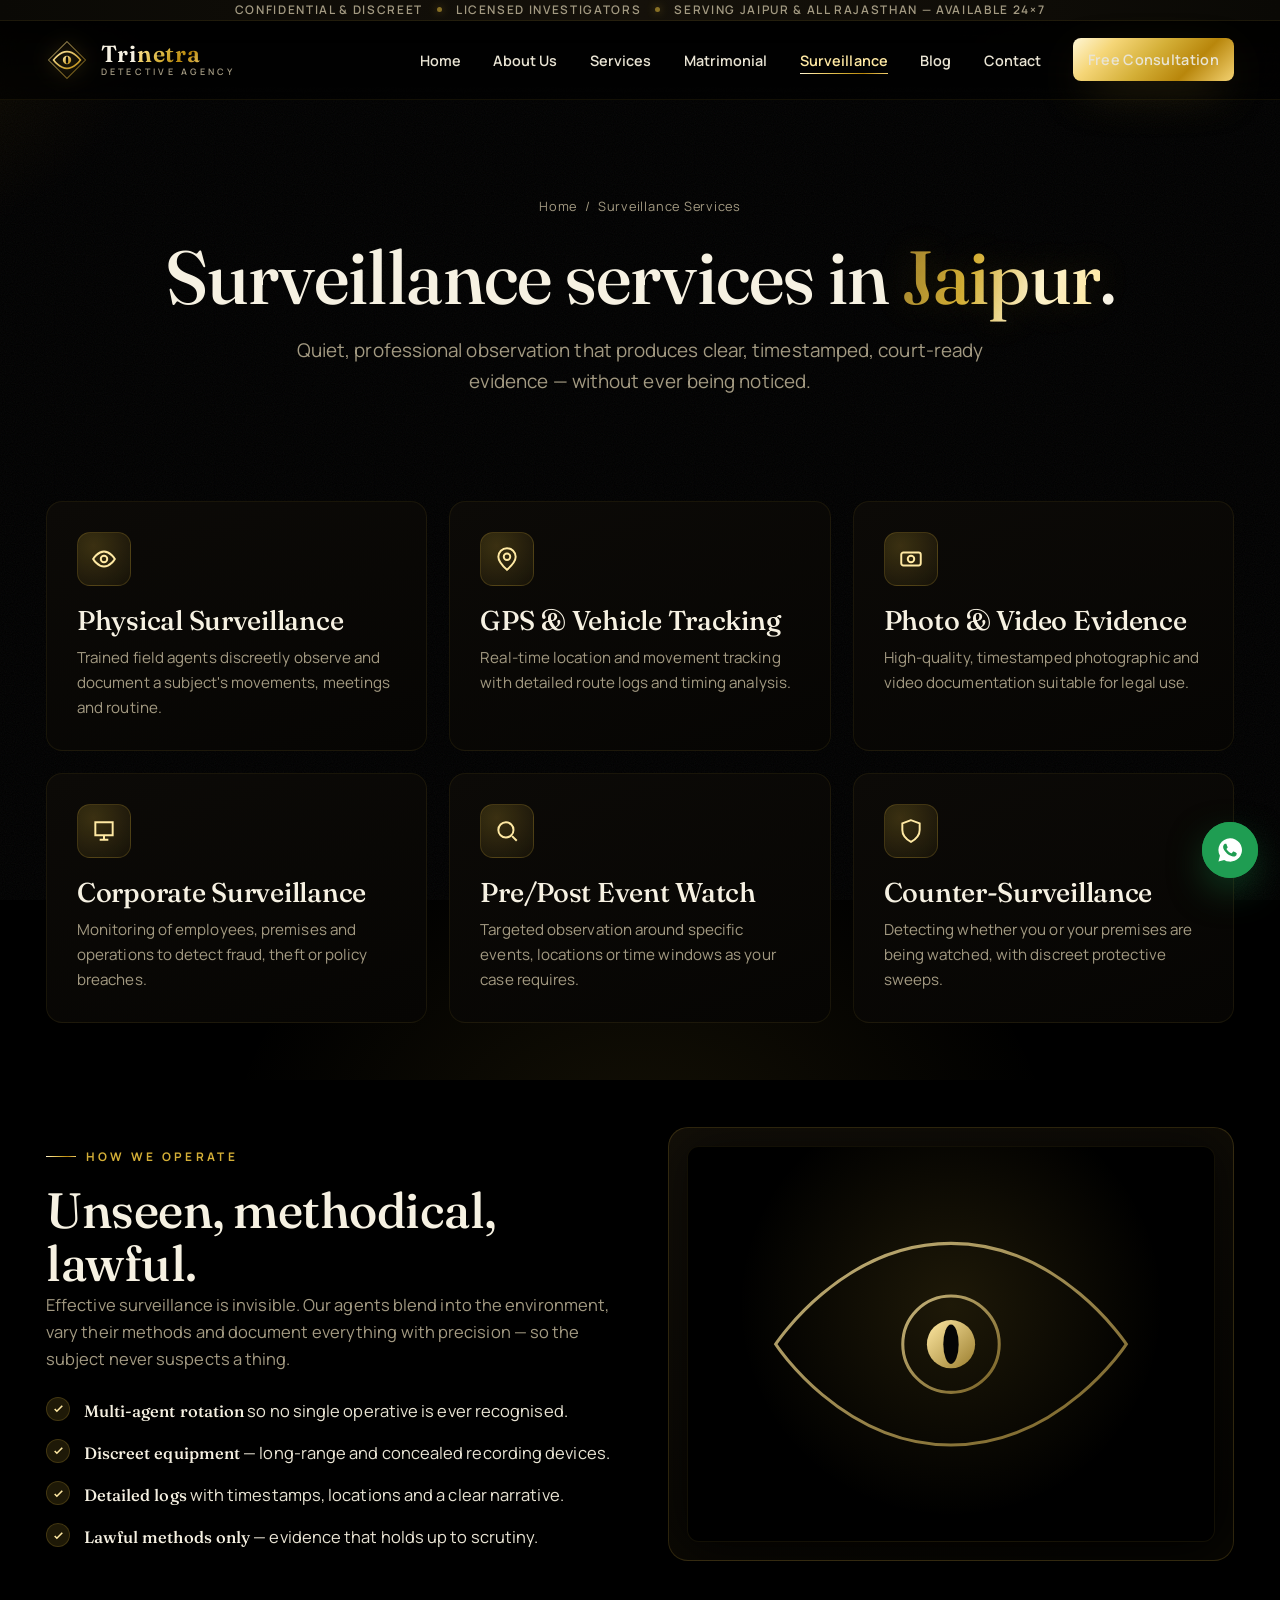
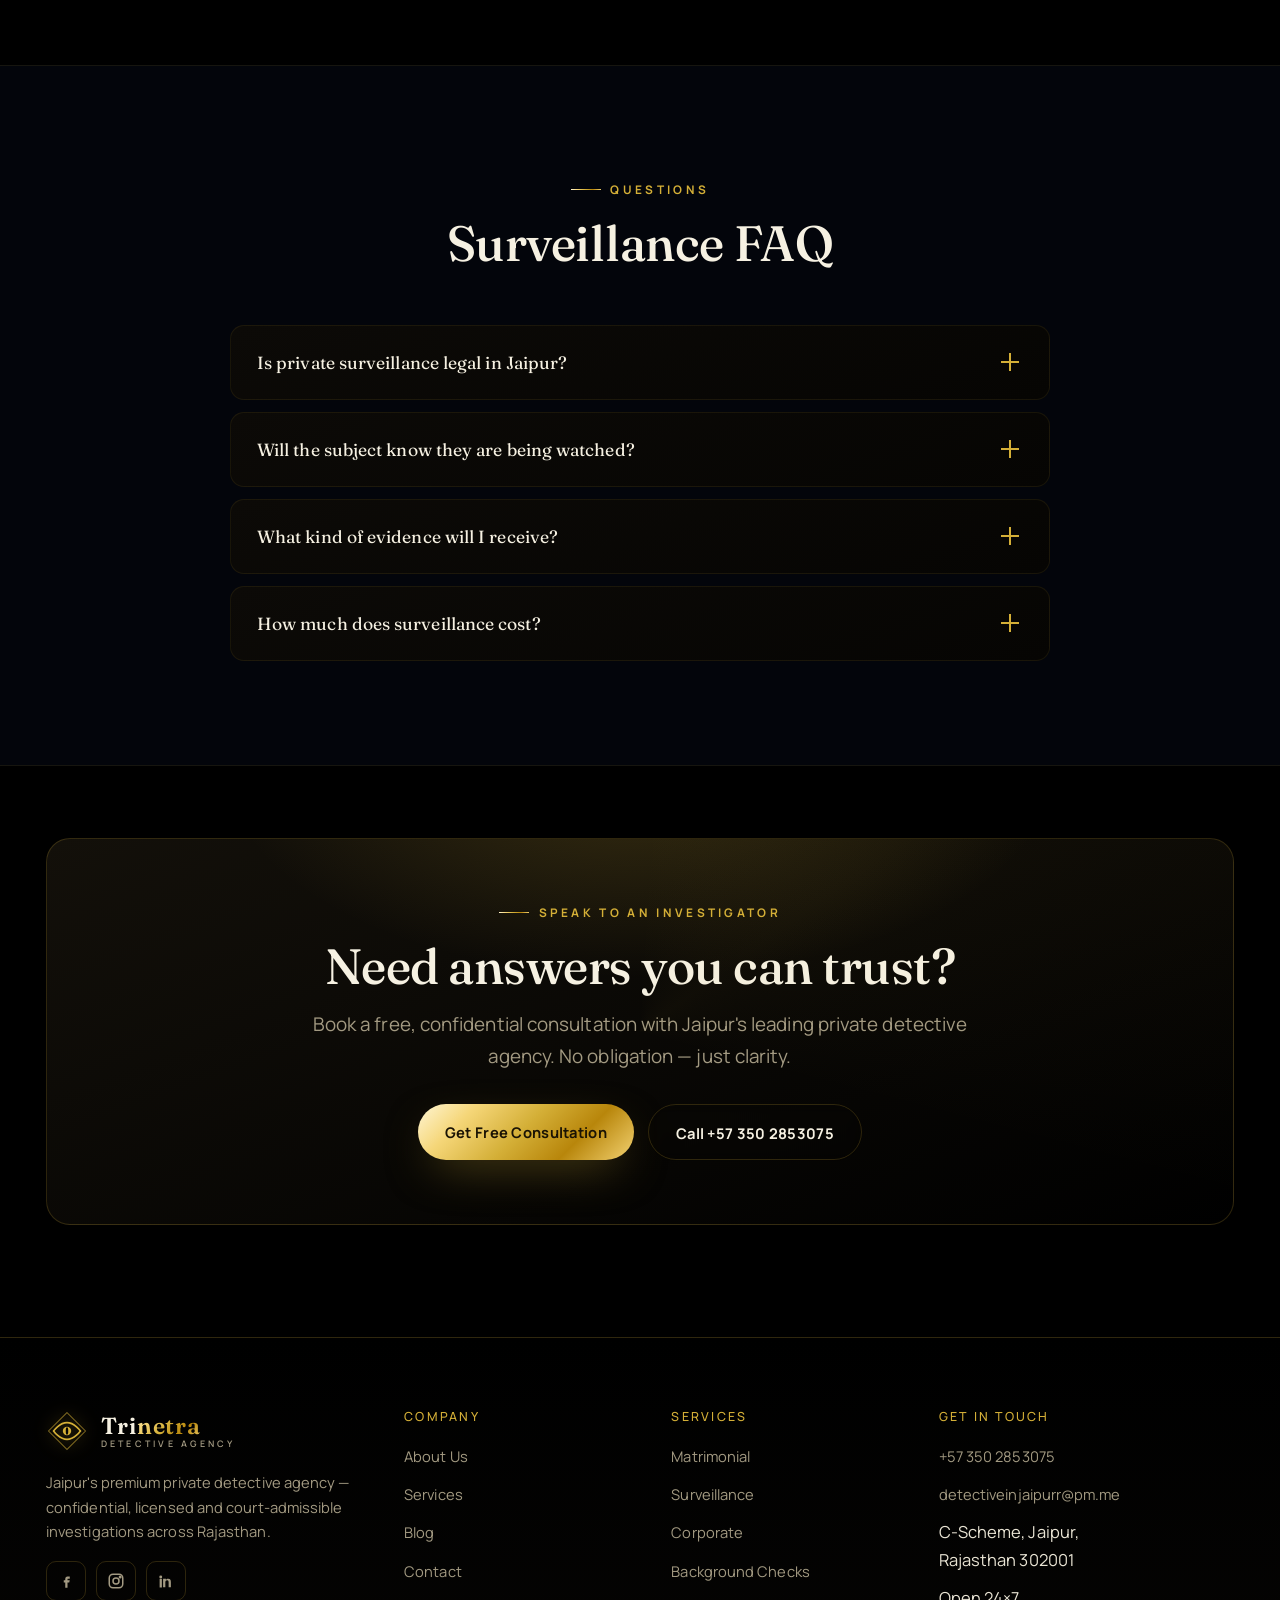
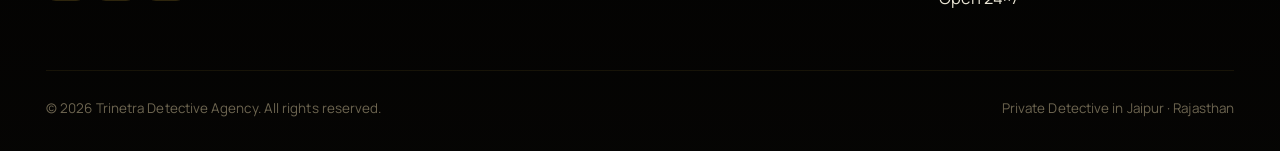
<file: surveillance-services.html>
<!DOCTYPE html>
<html lang="en">
<head>
<meta charset="UTF-8">
<meta name="viewport" content="width=device-width, initial-scale=1">
<title>Surveillance Services in Jaipur | Trinetra Detective Agency</title>
<meta name="description" content="Professional surveillance services in Jaipur — discreet physical and digital surveillance, GPS tracking, photographic and video evidence by licensed private detectives across Rajasthan.">
<meta name="keywords" content="Surveillance Services Jaipur, Private Detective in Jaipur, Detective Agency Jaipur, GPS tracking Jaipur">
<meta name="author" content="Trinetra Detective Agency">
<meta name="robots" content="index, follow">
<link rel="canonical" href="https://trinetrajaipur.com/surveillance-services">
<meta name="theme-color" content="#050505">
<meta property="og:type" content="website">
<meta property="og:title" content="Surveillance Services in Jaipur | Trinetra Detective Agency">
<meta property="og:description" content="Professional surveillance services in Jaipur — discreet physical and digital surveillance, GPS tracking, photographic and video evidence by licensed private detectives across Rajasthan.">
<meta property="og:url" content="https://trinetrajaipur.com/surveillance-services">
<meta property="og:site_name" content="Trinetra Detective Agency">
<meta property="og:locale" content="en_IN">
<meta name="twitter:card" content="summary_large_image">
<meta name="twitter:title" content="Surveillance Services in Jaipur | Trinetra Detective Agency">
<meta name="twitter:description" content="Professional surveillance services in Jaipur — discreet physical and digital surveillance, GPS tracking, photographic and video evidence by licensed private detectives across Rajasthan.">
<link rel="icon" href="data:image/svg+xml,%3Csvg xmlns='http://www.w3.org/2000/svg' viewBox='0 0 100 100'%3E%3Cpath d='M50 28C30 28 14 50 14 50s16 22 36 22 36-22 36-22S70 28 50 28Z' fill='none' stroke='%23c9a24b' stroke-width='5'/%3E%3Ccircle cx='50' cy='50' r='12' fill='%23c9a24b'/%3E%3C/svg%3E">
<link rel="preconnect" href="https://fonts.googleapis.com">
<link rel="preconnect" href="https://fonts.gstatic.com" crossorigin>
<link href="https://fonts.googleapis.com/css2?family=Fraunces:opsz,wght@9..144,400;9..144,500;9..144,600&family=Manrope:wght@400;500;600;700;800&display=swap" rel="stylesheet">
<link rel="stylesheet" href="styles.css">
<script type="application/ld+json">
{"@context":"https://schema.org","@type":"Service","name":"Surveillance Services Jaipur","serviceType":"Surveillance","provider":{"@type":"ProfessionalService","name":"Trinetra Detective Agency"},"areaServed":"Jaipur, Rajasthan","url":"https://trinetrajaipur.com/surveillance-services"}
</script>
</head>
<body>
<div class="topbar"><div class="container topbar-in"><span>Confidential &amp; Discreet</span><i class="tb-sep"></i><span>Licensed Investigators</span><i class="tb-sep"></i><span>Serving Jaipur &amp; All Rajasthan — Available 24×7</span></div></div>
<header class="site-header">
  <div class="container">
    <nav class="nav" aria-label="Primary">
      <a class="brand" href="/" aria-label="Trinetra Detective Agency home">
        <svg class="mark" viewBox="0 0 100 100" aria-hidden="true"><defs><linearGradient id="g" x1="0" y1="0" x2="1" y2="1"><stop offset="0" stop-color="#ffe9a3"/><stop offset="1" stop-color="#b8860b"/></linearGradient></defs><path d="M50 6 94 50 50 94 6 50Z" fill="none" stroke="url(#g)" stroke-width="2.5" opacity=".55"/><path d="M50 30C32 30 18 50 18 50s14 20 32 20 32-20 32-20S68 30 50 30Z" fill="none" stroke="url(#g)" stroke-width="4"/><circle cx="50" cy="50" r="10" fill="url(#g)"/><ellipse cx="50" cy="50" rx="3" ry="9" fill="#050505"/></svg>
        <span class="brand-name">Tri<b>netra</b><span class="brand-sub">Detective Agency</span></span>
      </a>
      <ul class="nav-links">
        <li><a href="/">Home</a></li>
        <li><a href="/about">About Us</a></li>
        <li><a href="/services">Services</a></li>
        <li><a href="/matrimonial-investigation">Matrimonial</a></li>
        <li><a href="/surveillance-services" aria-current="page">Surveillance</a></li>
        <li><a href="/blog">Blog</a></li>
        <li><a href="/contact">Contact</a></li>
        <li class="nav-cta"><a class="btn btn--gold" href="/contact">Free Consultation</a></li>
      </ul>
      <button class="nav-toggle" aria-label="Menu" aria-expanded="false" aria-controls="nav"><span></span><span></span><span></span></button>
    </nav>
  </div>
</header>
<section class="page-hero">
  <div class="container">
    <div class="crumbs reveal"><a href="/">Home</a> &nbsp;/&nbsp; Surveillance Services</div>
    <h1 class="reveal d1">Surveillance services in <span class="gold-text">Jaipur</span>.</h1>
    <p class="lead reveal d2">Quiet, professional observation that produces clear, timestamped, court-ready evidence — without ever being noticed.</p>
  </div>
</section>
<section class="section" style="padding-top:40px">
  <div class="container">
    <div class="grid grid-3">
      <article class="card reveal"><div class="ic"><svg viewBox="0 0 24 24" fill="none" stroke="currentColor" stroke-width="1.8"><path d="M2 12s4-7 10-7 10 7 10 7-4 7-10 7S2 12 2 12Z"/><circle cx="12" cy="12" r="3"/></svg></div><h3>Physical Surveillance</h3><p>Trained field agents discreetly observe and document a subject's movements, meetings and routine.</p></article>
      <article class="card reveal d1"><div class="ic"><svg viewBox="0 0 24 24" fill="none" stroke="currentColor" stroke-width="1.8"><circle cx="12" cy="10" r="3"/><path d="M12 2a8 8 0 0 0-8 8c0 5 8 12 8 12s8-7 8-12a8 8 0 0 0-8-8Z"/></svg></div><h3>GPS &amp; Vehicle Tracking</h3><p>Real-time location and movement tracking with detailed route logs and timing analysis.</p></article>
      <article class="card reveal d2"><div class="ic"><svg viewBox="0 0 24 24" fill="none" stroke="currentColor" stroke-width="1.8"><rect x="3" y="6" width="18" height="12" rx="2"/><circle cx="12" cy="12" r="3"/></svg></div><h3>Photo &amp; Video Evidence</h3><p>High-quality, timestamped photographic and video documentation suitable for legal use.</p></article>
      <article class="card reveal"><div class="ic"><svg viewBox="0 0 24 24" fill="none" stroke="currentColor" stroke-width="1.8"><path d="M4 4h16v12H4Z"/><path d="M8 20h8M12 16v4"/></svg></div><h3>Corporate Surveillance</h3><p>Monitoring of employees, premises and operations to detect fraud, theft or policy breaches.</p></article>
      <article class="card reveal d1"><div class="ic"><svg viewBox="0 0 24 24" fill="none" stroke="currentColor" stroke-width="1.8"><circle cx="11" cy="11" r="7"/><path d="M21 21l-4.3-4.3"/></svg></div><h3>Pre/Post Event Watch</h3><p>Targeted observation around specific events, locations or time windows as your case requires.</p></article>
      <article class="card reveal d2"><div class="ic"><svg viewBox="0 0 24 24" fill="none" stroke="currentColor" stroke-width="1.8"><path d="M12 2 4 5v6c0 5 3.5 8.5 8 11 4.5-2.5 8-6 8-11V5l-8-3Z"/></svg></div><h3>Counter-Surveillance</h3><p>Detecting whether you or your premises are being watched, with discreet protective sweeps.</p></article>
    </div>
  </div>
</section>

<section class="section" style="padding-top:0">
  <div class="container">
    <div class="split">
      <div class="reveal">
        <span class="eyebrow">How We Operate</span>
        <h2>Unseen, methodical, lawful.</h2>
        <p style="color:var(--muted);margin-bottom:1rem">Effective surveillance is invisible. Our agents blend into the environment, vary their methods and document everything with precision — so the subject never suspects a thing.</p>
        <ul class="feature-list">
          <li><span class="tick"><svg viewBox="0 0 24 24" fill="none" stroke="currentColor" stroke-width="3"><path d="M5 13l4 4L19 7"/></svg></span><span><b>Multi-agent rotation</b> so no single operative is ever recognised.</span></li>
          <li><span class="tick"><svg viewBox="0 0 24 24" fill="none" stroke="currentColor" stroke-width="3"><path d="M5 13l4 4L19 7"/></svg></span><span><b>Discreet equipment</b> — long-range and concealed recording devices.</span></li>
          <li><span class="tick"><svg viewBox="0 0 24 24" fill="none" stroke="currentColor" stroke-width="3"><path d="M5 13l4 4L19 7"/></svg></span><span><b>Detailed logs</b> with timestamps, locations and a clear narrative.</span></li>
          <li><span class="tick"><svg viewBox="0 0 24 24" fill="none" stroke="currentColor" stroke-width="3"><path d="M5 13l4 4L19 7"/></svg></span><span><b>Lawful methods only</b> — evidence that holds up to scrutiny.</span></li>
        </ul>
      </div>
      <div class="split-media reveal d1">
        <div class="media-frame"><div class="jali">
          <svg viewBox="0 0 240 200" width="100%" aria-hidden="true"><defs><linearGradient id="sj" x1="0" y1="0" x2="1" y2="1"><stop offset="0" stop-color="#ffe9a3"/><stop offset="1" stop-color="#9a7d2e"/></linearGradient></defs><g fill="none" stroke="url(#sj)" stroke-width="1.4" opacity=".75"><path d="M40 100s30-46 80-46 80 46 80 46-30 46-80 46-80-46-80-46Z"/><circle cx="120" cy="100" r="22"/></g><circle cx="120" cy="100" r="11" fill="url(#sj)"/><ellipse cx="120" cy="100" rx="3.5" ry="9" fill="#050505"/></svg>
        </div></div>
      </div>
    </div>
  </div>
</section>

<section class="section" style="background:rgba(8,13,28,.4);border-block:1px solid var(--line-soft)">
  <div class="container">
    <div class="section-head center reveal"><span class="eyebrow">Questions</span><h2>Surveillance FAQ</h2></div>
    <div class="faq reveal d1">
      <details class="faq-item"><summary>Is private surveillance legal in Jaipur?<span class="pl"></span></summary><div class="ans">Observing a person in public spaces and documenting lawful evidence is legal. We never trespass, tap phones or hack devices — all our methods comply with Indian law.</div></details>
      <details class="faq-item"><summary>Will the subject know they are being watched?<span class="pl"></span></summary><div class="ans">No. Our agents are trained in covert observation and rotate to avoid detection. The entire operation is designed to be invisible to the subject.</div></details>
      <details class="faq-item"><summary>What kind of evidence will I receive?<span class="pl"></span></summary><div class="ans">A detailed report with timestamped photographs, video footage where possible, movement logs and a clear written account of observations.</div></details>
      <details class="faq-item"><summary>How much does surveillance cost?<span class="pl"></span></summary><div class="ans">It depends on duration, number of agents and complexity. We provide a transparent quote after understanding your requirements during a free consultation.</div></details>
    </div>
  </div>
</section>

<section class="section--tight">
  <div class="container">
    <div class="cta-band reveal">
      <span class="eyebrow" style="justify-content:center;display:flex">Speak To An Investigator</span>
      <h2>Need answers you can trust?</h2>
      <p class="lead">Book a free, confidential consultation with Jaipur's leading private detective agency. No obligation — just clarity.</p>
      <div class="cta-actions">
        <a class="btn btn--gold" href="/contact">Get Free Consultation</a>
        <a class="btn btn--ghost" href="tel:+573502853075">Call +57 350 2853075</a>
      </div>
    </div>
  </div>
</section>
<footer class="site-footer">
  <div class="container">
    <div class="foot-grid">
      <div class="foot-about">
        <a class="brand" href="/"><svg class="mark" viewBox="0 0 100 100" aria-hidden="true"><path d="M50 6 94 50 50 94 6 50Z" fill="none" stroke="#d4af37" stroke-width="2.5" opacity=".55"/><path d="M50 30C32 30 18 50 18 50s14 20 32 20 32-20 32-20S68 30 50 30Z" fill="none" stroke="#d4af37" stroke-width="4"/><circle cx="50" cy="50" r="10" fill="#d4af37"/><ellipse cx="50" cy="50" rx="3" ry="9" fill="#050505"/></svg><span class="brand-name">Tri<b>netra</b><span class="brand-sub">Detective Agency</span></span></a>
        <p>Jaipur's premium private detective agency — confidential, licensed and court-admissible investigations across Rajasthan.</p>
        <div class="socials">
          <a href="#" aria-label="Facebook"><svg viewBox="0 0 24 24" fill="currentColor"><path d="M14 9h3V6h-3c-2 0-3 1.3-3 3.2V11H9v3h2v7h3v-7h2.3l.7-3H14V9.6c0-.4.3-.6.6-.6Z"/></svg></a>
          <a href="#" aria-label="Instagram"><svg viewBox="0 0 24 24" fill="none" stroke="currentColor" stroke-width="2"><rect x="3" y="3" width="18" height="18" rx="5"/><circle cx="12" cy="12" r="4"/><circle cx="17.5" cy="6.5" r="1" fill="currentColor"/></svg></a>
          <a href="#" aria-label="LinkedIn"><svg viewBox="0 0 24 24" fill="currentColor"><path d="M6.94 6.5a1.94 1.94 0 1 1-3.88 0 1.94 1.94 0 0 1 3.88 0ZM3.5 8.9h3v11.6h-3V8.9Zm5.5 0h2.9v1.6h.05c.4-.76 1.4-1.56 2.9-1.56 3.1 0 3.65 2 3.65 4.65v6.9h-3v-6.1c0-1.46-.03-3.34-2.03-3.34-2.04 0-2.35 1.6-2.35 3.24v6.2h-3V8.9Z"/></svg></a>
        </div>
      </div>
      <div class="foot"><h4>Company</h4><ul><li><a href="/about">About Us</a></li><li><a href="/services">Services</a></li><li><a href="/blog">Blog</a></li><li><a href="/contact">Contact</a></li></ul></div>
      <div class="foot"><h4>Services</h4><ul><li><a href="/matrimonial-investigation">Matrimonial</a></li><li><a href="/surveillance-services">Surveillance</a></li><li><a href="/services">Corporate</a></li><li><a href="/services">Background Checks</a></li></ul></div>
      <div class="foot"><h4>Get In Touch</h4><ul><li><a href="tel:+573502853075">+57 350 2853075</a></li><li><a href="mailto:detectiveinjaipurr@pm.me">detectiveinjaipurr@pm.me</a></li><li>C-Scheme, Jaipur,<br>Rajasthan 302001</li><li>Open 24×7</li></ul></div>
    </div>
    <div class="foot-bottom">
      <div>© <span id="year">2026</span> Trinetra Detective Agency. All rights reserved.</div>
      <div>Private Detective in Jaipur · Rajasthan</div>
    </div>
  </div>
</footer>

<a class="wa-float" href="https://wa.me/573502853075?text=Hi%20Trinetra%2C%20I%27d%20like%20a%20confidential%20consultation." target="_blank" rel="noopener" aria-label="Chat on WhatsApp">
  <span class="pulse"></span>
  <svg viewBox="0 0 24 24" fill="currentColor"><path d="M12 2a10 10 0 0 0-8.6 15l-1.3 4.8 4.9-1.3A10 10 0 1 0 12 2Zm5.6 14.2c-.24.66-1.4 1.27-1.92 1.32-.5.05-1.13.07-1.82-.11-.42-.13-.96-.31-1.65-.6-2.9-1.25-4.78-4.16-4.93-4.36-.14-.2-1.18-1.57-1.18-3s.75-2.12 1.02-2.41c.26-.29.57-.36.76-.36h.55c.18 0 .42-.07.65.5.24.58.81 2 .88 2.15.07.14.12.31.02.5-.1.2-.15.31-.29.48-.14.17-.3.38-.43.5-.14.15-.29.3-.12.59.16.29.73 1.2 1.56 1.95 1.07.95 1.97 1.25 2.26 1.39.29.14.46.12.63-.07.17-.2.73-.85.92-1.14.2-.29.39-.24.66-.14.26.1 1.68.79 1.96.94.29.14.48.21.55.33.07.12.07.71-.17 1.37Z"/></svg>
  <span class="txt">Chat with us</span>
</a>

<script src="main.js"></script>
</body>
</html>
</file>
<file: styles.css>
/* =========================================================
   TRINETRA — Premium Detective Agency, Jaipur
   Theme: Pure Black + Shiny Liquid Gold · "The Third Eye"
   ========================================================= */

:root{
  /* Palette — pure black + metallic gold */
  --ink:#000000;
  --black:#050504;
  --navy:#080705;          /* warm near-black (kept var name) */
  --navy-2:#0e0c08;
  --panel:#0c0a07;
  --panel-2:#13100a;
  --gold:#d4af37;
  --gold-bright:#ffe9a3;
  --gold-hi:#fff6d5;
  --gold-deep:#b8860b;
  --gold-dark:#7a5c16;
  --cream:#f6f1e2;
  --text:#e9e4d4;
  --muted:#a39a82;
  --muted-2:#6d6550;
  --line:rgba(212,175,55,.20);
  --line-soft:rgba(212,175,55,.09);

  --grad-gold:linear-gradient(135deg,#fff6d5 0%,#f5d678 22%,#d4af37 48%,#b8860b 72%,#f3d272 100%);
  --grad-gold-soft:linear-gradient(135deg,#f5d678,#b8860b);
  --shimmer-gold:linear-gradient(110deg,#9a7d2e 0%,#d4af37 18%,#fff6d5 34%,#ffe9a3 48%,#d4af37 64%,#9a7d2e 100%);
  --shadow:0 34px 90px -34px rgba(0,0,0,.9);
  --shadow-gold:0 16px 48px -16px rgba(212,175,55,.5);
  --glow-gold:0 0 30px rgba(212,175,55,.45);

  --font-display:"Fraunces",Georgia,serif;
  --font-body:"Manrope",system-ui,sans-serif;

  --maxw:1240px;
  --rad:16px;
  --ease:cubic-bezier(.22,.61,.36,1);
}

/* ---------- Reset ---------- */
*,*::before,*::after{box-sizing:border-box;margin:0;padding:0}
html{scroll-behavior:smooth;-webkit-text-size-adjust:100%}
body{
  font-family:var(--font-body);
  background:var(--ink);
  color:var(--text);
  line-height:1.65;
  font-size:16.5px;
  letter-spacing:.005em;
  overflow-x:hidden;
  -webkit-font-smoothing:antialiased;
}
img{max-width:100%;display:block}
a{color:inherit;text-decoration:none}
ul{list-style:none}
button{font-family:inherit;cursor:pointer;border:0;background:none}
:focus-visible{outline:2px solid var(--gold);outline-offset:3px;border-radius:4px}
::selection{background:rgba(212,175,55,.3);color:#fff}

/* ---------- Atmospheric background (animated gold on black) ---------- */
body::before{
  content:"";position:fixed;inset:-20%;z-index:-2;
  background:
    radial-gradient(680px 520px at 80% -2%,rgba(212,175,55,.16),transparent 60%),
    radial-gradient(560px 460px at 6% 14%,rgba(184,134,11,.12),transparent 58%),
    radial-gradient(700px 600px at 50% 108%,rgba(212,175,55,.10),transparent 60%),
    #000;
  animation:bgdrift 22s ease-in-out infinite alternate;
}
@keyframes bgdrift{
  0%{transform:translate3d(0,0,0) scale(1)}
  100%{transform:translate3d(0,-2.5%,0) scale(1.06)}
}
/* fine grain */
body::after{
  content:"";position:fixed;inset:0;z-index:-1;pointer-events:none;opacity:.05;
  background-image:url("data:image/svg+xml,%3Csvg xmlns='http://www.w3.org/2000/svg' width='160' height='160'%3E%3Cfilter id='n'%3E%3CfeTurbulence type='fractalNoise' baseFrequency='.9' numOctaves='2'/%3E%3C/filter%3E%3Crect width='100%25' height='100%25' filter='url(%23n)'/%3E%3C/svg%3E");
}

/* ---------- Scroll progress + back-to-top (JS-injected) ---------- */
.scroll-progress{position:fixed;top:0;left:0;height:3px;width:0;z-index:100;
  background:var(--grad-gold);box-shadow:0 0 14px rgba(212,175,55,.7)}
.to-top{position:fixed;left:22px;bottom:22px;z-index:90;width:46px;height:46px;border-radius:50%;
  display:grid;place-items:center;color:#1a1304;background:var(--grad-gold);box-shadow:var(--shadow-gold);
  opacity:0;transform:translateY(14px) scale(.8);pointer-events:none;transition:.4s var(--ease)}
.to-top.show{opacity:1;transform:none;pointer-events:auto}
.to-top:hover{transform:translateY(-3px)}
.to-top svg{width:20px;height:20px}

/* ---------- Top announcement bar ---------- */
.topbar{background:linear-gradient(90deg,#0a0905,#15110a,#0a0905);border-bottom:1px solid var(--line-soft)}
.topbar-in{display:flex;align-items:center;justify-content:center;gap:14px;flex-wrap:wrap;
  padding:9px 0;font-size:.74rem;letter-spacing:.14em;text-transform:uppercase;color:var(--muted);font-weight:600}
.topbar-in b{color:var(--gold-bright);font-weight:700}
.tb-sep{width:5px;height:5px;border-radius:50%;background:var(--gold);opacity:.6;flex:none;
  box-shadow:0 0 8px rgba(212,175,55,.8)}
@media(max-width:600px){.tb-sep:nth-of-type(2){display:none} .topbar-in span:last-child{display:none}}

/* ---------- Layout ---------- */
.container{width:100%;max-width:var(--maxw);margin:0 auto;padding:0 26px}
section{position:relative}
.section{padding:104px 0}
.section--tight{padding:72px 0}

.eyebrow{
  display:inline-flex;align-items:center;gap:.6rem;
  font-family:var(--font-body);font-size:.74rem;font-weight:700;
  letter-spacing:.28em;text-transform:uppercase;color:var(--gold);
  margin-bottom:1.1rem;
}
.eyebrow::before{content:"";width:30px;height:1px;background:var(--grad-gold)}

h1,h2,h3,h4{font-family:var(--font-display);font-weight:500;line-height:1.08;color:var(--cream);letter-spacing:-.01em}
h1{font-size:clamp(2.6rem,6vw,4.7rem)}
h2{font-size:clamp(2rem,4vw,3.1rem)}
h3{font-size:clamp(1.3rem,2.2vw,1.7rem)}
.lead{font-size:clamp(1.02rem,1.6vw,1.18rem);color:var(--muted);max-width:60ch}

/* Shiny animated gold text */
.gold-text{
  background:var(--shimmer-gold);
  background-size:220% auto;
  -webkit-background-clip:text;background-clip:text;color:transparent;
  animation:shimmer 7s linear infinite;
  text-shadow:0 0 38px rgba(212,175,55,.18);
}
@keyframes shimmer{to{background-position:-220% center}}

.section-head{max-width:720px;margin-bottom:54px}
.section-head.center{margin-inline:auto;text-align:center}
.section-head.center .eyebrow{justify-content:center}

/* ---------- Buttons ---------- */
.btn{
  display:inline-flex;align-items:center;gap:.65rem;
  padding:.95rem 1.7rem;border-radius:999px;font-weight:700;font-size:.92rem;
  letter-spacing:.02em;transition:transform .35s var(--ease),box-shadow .35s var(--ease),background .3s,color .3s;
  position:relative;white-space:nowrap;overflow:hidden;
}
.btn svg{width:17px;height:17px;position:relative;z-index:1}
.btn span,.btn{z-index:1}
.btn--gold{background:var(--grad-gold);color:#1a1304;box-shadow:var(--shadow-gold)}
.btn--gold::after{content:"";position:absolute;top:0;bottom:0;left:-60%;width:40%;
  background:linear-gradient(120deg,transparent,rgba(255,255,255,.75),transparent);
  transform:skewX(-22deg);transition:left .7s var(--ease)}
.btn--gold:hover{transform:translateY(-3px);box-shadow:0 24px 64px -16px rgba(212,175,55,.65)}
.btn--gold:hover::after{left:130%}
.btn--ghost{border:1px solid var(--line);color:var(--cream);backdrop-filter:blur(6px)}
.btn--ghost:hover{border-color:var(--gold);color:var(--gold-bright);transform:translateY(-3px);box-shadow:var(--glow-gold)}

/* ---------- Header ---------- */
.site-header{
  position:sticky;top:0;z-index:60;
  backdrop-filter:blur(14px);
  background:linear-gradient(180deg,rgba(0,0,0,.9),rgba(0,0,0,.55));
  border-bottom:1px solid var(--line-soft);
  transition:background .3s,border-color .3s;
}
.site-header.scrolled{background:rgba(0,0,0,.96);border-color:var(--line)}
.nav{display:flex;align-items:center;justify-content:space-between;height:78px}
.brand{display:flex;align-items:center;gap:.8rem}
.brand .mark{width:42px;height:42px;flex:none;filter:drop-shadow(0 0 10px rgba(212,175,55,.45));transition:transform .5s var(--ease)}
.brand:hover .mark{transform:rotate(8deg) scale(1.06)}
.brand-name{font-family:var(--font-display);font-size:1.45rem;font-weight:600;color:var(--cream);letter-spacing:.04em;line-height:1}
.brand-name b{background:var(--grad-gold);-webkit-background-clip:text;background-clip:text;color:transparent;font-weight:600}
.brand-sub{display:block;font-family:var(--font-body);font-size:.56rem;letter-spacing:.36em;text-transform:uppercase;color:var(--muted);margin-top:3px}

.nav-links{display:flex;align-items:center;gap:2px}
.nav-links a{
  position:relative;padding:.6rem .95rem;font-size:.9rem;font-weight:600;color:var(--text);
  border-radius:8px;transition:color .25s;
}
.nav-links a::after{
  content:"";position:absolute;left:.95rem;right:.95rem;bottom:.35rem;height:1px;
  background:var(--grad-gold);transform:scaleX(0);transform-origin:left;transition:transform .3s var(--ease);
}
.nav-links a:hover,.nav-links a[aria-current="page"]{color:var(--gold-bright)}
.nav-links a:hover::after,.nav-links a[aria-current="page"]::after{transform:scaleX(1)}
.nav-cta{margin-left:14px}
.nav-toggle{display:none;width:44px;height:44px;border:1px solid var(--line);border-radius:10px;color:var(--gold)}
.nav-toggle span{display:block;width:20px;height:2px;background:currentColor;margin:4px auto;transition:.3s}

/* ---------- Hero ---------- */
.hero{position:relative;padding:116px 0 110px;overflow:hidden}
.hero-grid{display:grid;grid-template-columns:1.05fr .95fr;gap:60px;align-items:center}
.hero h1{margin:.4rem 0 1.4rem}
.hero .lead{margin-bottom:2.2rem}
.hero-cta{display:flex;flex-wrap:wrap;gap:14px;margin-bottom:2.6rem}
.hero-stats{display:flex;gap:38px;flex-wrap:wrap}
.stat .num{font-family:var(--font-display);font-size:2.1rem;color:var(--gold-bright);line-height:1;
  text-shadow:0 0 26px rgba(212,175,55,.3)}
.stat .lbl{font-size:.78rem;letter-spacing:.12em;text-transform:uppercase;color:var(--muted);margin-top:6px}

/* Third-eye emblem */
.eye-stage{position:relative;display:grid;place-items:center;aspect-ratio:1;max-width:480px;margin-inline:auto;
  animation:floaty 7s ease-in-out infinite}
@keyframes floaty{0%,100%{transform:translateY(0)}50%{transform:translateY(-16px)}}
.eye-ring{position:absolute;inset:0;border-radius:50%;border:1px solid var(--line);animation:spin 90s linear infinite}
.eye-ring.r2{inset:34px;border-color:rgba(212,175,55,.12);animation:spin 60s linear infinite reverse}
.eye-ring.spin::before{content:"";position:absolute;top:-4px;left:50%;width:8px;height:8px;border-radius:50%;
  background:var(--gold-hi);box-shadow:0 0 18px var(--gold-bright),0 0 6px #fff;transform:translateX(-50%)}
.eye-emblem{width:64%;filter:drop-shadow(0 0 46px rgba(212,175,55,.45));animation:emblemGlow 5s ease-in-out infinite}
@keyframes emblemGlow{0%,100%{filter:drop-shadow(0 0 40px rgba(212,175,55,.35))}50%{filter:drop-shadow(0 0 70px rgba(212,175,55,.65))}}
.eye-glow{position:absolute;width:55%;aspect-ratio:1;border-radius:50%;
  background:radial-gradient(circle,rgba(212,175,55,.45),transparent 65%);filter:blur(22px);
  animation:breathe 5s ease-in-out infinite}
@keyframes breathe{0%,100%{opacity:.6;transform:scale(.92)}50%{opacity:1;transform:scale(1.08)}}
@keyframes spin{to{transform:rotate(360deg)}}

/* Hero scroll cue */
.scroll-cue{position:absolute;left:50%;bottom:26px;transform:translateX(-50%);display:flex;flex-direction:column;
  align-items:center;gap:8px;color:var(--muted);font-size:.66rem;letter-spacing:.28em;text-transform:uppercase;
  cursor:pointer;transition:color .3s;background:none}
.scroll-cue:hover{color:var(--gold-bright)}
.scroll-cue svg{width:18px;height:18px;animation:bob 1.8s ease-in-out infinite}
@keyframes bob{0%,100%{transform:translateY(0);opacity:.6}50%{transform:translateY(6px);opacity:1}}

/* ---------- Trust strip ---------- */
.trust{border-block:1px solid var(--line-soft);padding:26px 0;background:rgba(8,7,5,.6)}
.trust-row{display:flex;flex-wrap:wrap;justify-content:center;gap:14px 40px;align-items:center}
.trust-row .ti{display:flex;align-items:center;gap:.6rem;font-size:.84rem;color:var(--muted);font-weight:600;letter-spacing:.04em;
  transition:color .3s,transform .3s}
.trust-row .ti:hover{color:var(--cream);transform:translateY(-2px)}
.trust-row .ti svg{width:18px;height:18px;color:var(--gold)}

/* ---------- Cards / grid ---------- */
.grid{display:grid;gap:22px}
.grid-2{grid-template-columns:repeat(2,1fr)}
.grid-3{grid-template-columns:repeat(3,1fr)}
.grid-4{grid-template-columns:repeat(4,1fr)}

.card{
  position:relative;background:linear-gradient(160deg,var(--panel),#060503);
  border:1px solid var(--line-soft);border-radius:var(--rad);padding:30px;
  transition:transform .4s var(--ease),border-color .4s,box-shadow .4s;overflow:hidden;
}
.card::before{
  content:"";position:absolute;inset:0;border-radius:inherit;padding:1px;
  background:linear-gradient(160deg,rgba(212,175,55,.55),transparent 42%);
  -webkit-mask:linear-gradient(#000 0 0) content-box,linear-gradient(#000 0 0);
  -webkit-mask-composite:xor;mask-composite:exclude;opacity:0;transition:opacity .4s;
}
.card::after{content:"";position:absolute;top:0;left:0;right:0;height:1px;
  background:linear-gradient(90deg,transparent,rgba(212,175,55,.5),transparent);opacity:0;transition:opacity .4s}
.card:hover{transform:translateY(-8px);border-color:var(--line);box-shadow:var(--shadow),0 0 40px -12px rgba(212,175,55,.3)}
.card:hover::before,.card:hover::after{opacity:1}
.card .ic{
  width:54px;height:54px;display:grid;place-items:center;border-radius:13px;
  background:radial-gradient(circle at 30% 25%,rgba(212,175,55,.24),rgba(212,175,55,.05));
  border:1px solid var(--line);color:var(--gold-bright);margin-bottom:20px;transition:.4s var(--ease)}
.card:hover .ic{box-shadow:0 0 26px rgba(212,175,55,.4);transform:scale(1.05)}
.card .ic svg{width:26px;height:26px}
.card h3{margin-bottom:.6rem}
.card p{color:var(--muted);font-size:.95rem}
.card .more{display:inline-flex;align-items:center;gap:.4rem;margin-top:16px;color:var(--gold);font-weight:700;font-size:.85rem;letter-spacing:.04em}
.card .more svg{width:15px;height:15px;transition:transform .3s}
.card:hover .more svg{transform:translateX(4px)}
.card .num-badge{position:absolute;top:22px;right:26px;font-family:var(--font-display);font-size:2.4rem;color:rgba(212,175,55,.16)}

/* ---------- Split feature ---------- */
.split{display:grid;grid-template-columns:1fr 1fr;gap:56px;align-items:center}
.split.rev .split-media{order:2}
.media-frame{
  position:relative;border:1px solid var(--line);border-radius:20px;padding:18px;
  background:linear-gradient(160deg,var(--panel),#000);overflow:hidden;
  box-shadow:inset 0 0 60px rgba(212,175,55,.05)}
.media-frame .jali{aspect-ratio:4/3;border-radius:12px;display:grid;place-items:center;
  background:radial-gradient(circle at 50% 40%,rgba(212,175,55,.14),transparent 60%),#000;
  border:1px solid var(--line-soft)}
.feature-list{margin-top:24px;display:grid;gap:14px}
.feature-list li{display:flex;gap:.85rem;align-items:flex-start;color:var(--text)}
.feature-list .tick{flex:none;width:24px;height:24px;border-radius:50%;display:grid;place-items:center;
  background:rgba(212,175,55,.14);color:var(--gold-bright);border:1px solid var(--line)}
.feature-list .tick svg{width:13px;height:13px}
.feature-list b{color:var(--cream);font-family:var(--font-display);font-weight:500}

/* ---------- Process steps ---------- */
.steps{counter-reset:s;display:grid;gap:0}
.step{display:grid;grid-template-columns:auto 1fr;gap:26px;padding:28px 0;border-bottom:1px solid var(--line-soft)}
.step:last-child{border-bottom:0}
.step .sn{counter-increment:s;font-family:var(--font-display);font-size:1.5rem;color:var(--gold);
  width:58px;height:58px;border:1px solid var(--line);border-radius:50%;display:grid;place-items:center;flex:none;
  transition:.4s var(--ease)}
.step:hover .sn{background:radial-gradient(circle,rgba(212,175,55,.18),transparent);box-shadow:0 0 24px rgba(212,175,55,.35);color:var(--gold-bright)}
.step .sn::before{content:"0" counter(s)}
.step h3{margin-bottom:.3rem}
.step p{color:var(--muted);max-width:62ch}

/* ---------- Testimonials ---------- */
.tcarousel{position:relative;max-width:880px;margin-inline:auto}
.tslide{display:none;animation:fade .6s var(--ease)}
.tslide.active{display:block}
@keyframes fade{from{opacity:0;transform:translateY(14px)}to{opacity:1;transform:none}}
.tquote{font-family:var(--font-display);font-size:clamp(1.3rem,2.6vw,1.95rem);line-height:1.45;color:var(--cream);text-align:center}
.tstars{display:flex;justify-content:center;gap:5px;color:var(--gold);margin-bottom:24px}
.tstars svg{width:20px;height:20px;filter:drop-shadow(0 0 6px rgba(212,175,55,.5))}
.tmeta{display:flex;align-items:center;justify-content:center;gap:14px;margin-top:28px}
.tavatar{width:50px;height:50px;border-radius:50%;background:var(--grad-gold);display:grid;place-items:center;
  font-family:var(--font-display);color:#16100a;font-size:1.25rem;font-weight:600;box-shadow:var(--glow-gold)}
.tmeta .n{font-weight:700;color:var(--cream)}
.tmeta .r{font-size:.82rem;color:var(--muted)}
.tdots{display:flex;justify-content:center;gap:10px;margin-top:34px}
.tdots button{width:9px;height:9px;border-radius:50%;background:var(--muted-2);transition:.3s}
.tdots button.active{background:var(--grad-gold);width:26px;border-radius:6px;box-shadow:0 0 10px rgba(212,175,55,.6)}

/* ---------- FAQ ---------- */
.faq{max-width:820px;margin-inline:auto;display:grid;gap:12px}
.faq-item{border:1px solid var(--line-soft);border-radius:14px;background:linear-gradient(160deg,var(--panel),#060503);overflow:hidden;transition:border-color .3s,box-shadow .3s}
.faq-item[open]{border-color:var(--line);box-shadow:0 0 30px -10px rgba(212,175,55,.25)}
.faq-item summary{
  list-style:none;cursor:pointer;padding:22px 26px;display:flex;justify-content:space-between;
  align-items:center;gap:1rem;font-family:var(--font-display);font-size:1.1rem;color:var(--cream);transition:color .25s}
.faq-item summary:hover{color:var(--gold-bright)}
.faq-item summary::-webkit-details-marker{display:none}
.faq-item summary .pl{flex:none;width:26px;height:26px;position:relative;color:var(--gold)}
.faq-item summary .pl::before,.faq-item summary .pl::after{content:"";position:absolute;background:currentColor;transition:.3s}
.faq-item summary .pl::before{top:12px;left:4px;right:4px;height:2px}
.faq-item summary .pl::after{left:12px;top:4px;bottom:4px;width:2px}
.faq-item[open] summary .pl::after{transform:rotate(90deg);opacity:0}
.faq-item .ans{padding:0 26px 24px;color:var(--muted);max-width:70ch}

/* ---------- Blog ---------- */
.bcard{display:flex;flex-direction:column;height:100%}
.bcard .thumb{aspect-ratio:16/10;border-radius:12px;margin-bottom:18px;border:1px solid var(--line-soft);
  display:grid;place-items:center;position:relative;overflow:hidden;
  background:radial-gradient(circle at 30% 20%,rgba(212,175,55,.18),transparent 55%),#000;transition:.4s}
.bcard:hover .thumb{border-color:var(--line)}
.bcard .thumb svg{transition:transform .5s var(--ease)}
.bcard:hover .thumb svg{transform:scale(1.12) rotate(-3deg)}
.bcard .tag{display:inline-block;font-size:.72rem;letter-spacing:.16em;text-transform:uppercase;color:var(--gold);font-weight:700;margin-bottom:.6rem}
.bcard h3{font-size:1.22rem;margin-bottom:.6rem}
.bcard p{color:var(--muted);font-size:.92rem;flex:1}
.bcard .meta{margin-top:16px;font-size:.78rem;color:var(--muted-2);display:flex;gap:14px}

/* ---------- CTA band ---------- */
.cta-band{position:relative;border-radius:24px;padding:64px 48px;text-align:center;overflow:hidden;
  border:1px solid var(--line);background:linear-gradient(160deg,var(--panel-2),#000)}
.cta-band::before{content:"";position:absolute;inset:0;
  background:radial-gradient(700px 360px at 50% -20%,rgba(212,175,55,.22),transparent 60%)}
.cta-band::after{content:"";position:absolute;inset:0;opacity:.4;
  background:conic-gradient(from 0deg at 50% 50%,transparent,rgba(212,175,55,.08),transparent 30%);animation:spin 28s linear infinite}
.cta-band>*{position:relative}
.cta-band h2{margin-bottom:1rem}
.cta-band .lead{margin:0 auto 2rem}
.cta-actions{display:flex;gap:14px;justify-content:center;flex-wrap:wrap}

/* ---------- Forms ---------- */
.form-card{background:linear-gradient(160deg,var(--panel),#060503);border:1px solid var(--line);
  border-radius:20px;padding:38px}
.field{margin-bottom:18px}
.field label{display:block;font-size:.8rem;font-weight:700;letter-spacing:.08em;text-transform:uppercase;color:var(--muted);margin-bottom:8px}
.field input,.field select,.field textarea{
  width:100%;padding:.9rem 1rem;background:rgba(0,0,0,.6);border:1px solid var(--line-soft);
  border-radius:11px;color:var(--cream);font-family:inherit;font-size:.95rem;transition:border-color .25s,background .25s,box-shadow .25s}
.field textarea{min-height:130px;resize:vertical}
.field input:focus,.field select:focus,.field textarea:focus{outline:none;border-color:var(--gold);background:rgba(0,0,0,.85);box-shadow:0 0 0 3px rgba(212,175,55,.12)}
.field input::placeholder,.field textarea::placeholder{color:var(--muted-2)}
.form-row{display:grid;grid-template-columns:1fr 1fr;gap:18px}
.form-note{font-size:.8rem;color:var(--muted-2);margin-top:8px}
.form-success{display:none;padding:16px 18px;border-radius:12px;background:rgba(212,175,55,.12);
  border:1px solid var(--line);color:var(--gold-bright);font-weight:600;margin-bottom:18px}
.form-success.show{display:block;animation:fade .5s var(--ease)}

/* ---------- Contact info ---------- */
.cinfo{display:grid;gap:18px}
.cinfo .row{display:flex;gap:16px;align-items:flex-start;padding:18px;border:1px solid var(--line-soft);
  border-radius:14px;background:rgba(8,7,5,.6);transition:border-color .3s,transform .3s}
.cinfo .row:hover{border-color:var(--line);transform:translateX(4px)}
.cinfo .row .ic{width:46px;height:46px;flex:none;border-radius:11px;display:grid;place-items:center;
  background:radial-gradient(circle at 30% 25%,rgba(212,175,55,.24),rgba(212,175,55,.05));border:1px solid var(--line);color:var(--gold-bright)}
.cinfo .row .ic svg{width:22px;height:22px}
.cinfo .row .lbl{font-size:.74rem;letter-spacing:.16em;text-transform:uppercase;color:var(--muted);margin-bottom:4px}
.cinfo .row .val{color:var(--cream);font-weight:600}
.cinfo .row a.val:hover{color:var(--gold-bright)}

/* ---------- Page hero (interior) ---------- */
.page-hero{padding:96px 0 64px;text-align:center;position:relative}
.page-hero .crumbs{font-size:.8rem;color:var(--muted);margin-bottom:1.2rem;letter-spacing:.06em}
.page-hero .crumbs a:hover{color:var(--gold)}
.page-hero h1{margin-bottom:1.1rem}
.page-hero .lead{margin-inline:auto}

/* ---------- Footer ---------- */
.site-footer{border-top:1px solid var(--line);background:linear-gradient(180deg,transparent,rgba(8,7,5,.7));padding:72px 0 32px;margin-top:40px}
.foot-grid{display:grid;grid-template-columns:1.4fr 1fr 1fr 1.3fr;gap:40px;margin-bottom:48px}
.foot-about p{color:var(--muted);font-size:.92rem;margin:18px 0;max-width:34ch}
.foot h4{font-family:var(--font-body);font-size:.78rem;letter-spacing:.18em;text-transform:uppercase;color:var(--gold);margin-bottom:18px}
.foot ul li{margin-bottom:11px}
.foot ul a{color:var(--muted);font-size:.92rem;transition:color .25s}
.foot ul a:hover{color:var(--gold-bright)}
.socials{display:flex;gap:10px;margin-top:18px}
.socials a{width:40px;height:40px;border:1px solid var(--line);border-radius:10px;display:grid;place-items:center;color:var(--muted);transition:.3s}
.socials a:hover{color:var(--gold-bright);border-color:var(--gold);transform:translateY(-3px);box-shadow:var(--glow-gold)}
.socials svg{width:18px;height:18px}
.foot-bottom{border-top:1px solid var(--line-soft);padding-top:26px;display:flex;justify-content:space-between;
  flex-wrap:wrap;gap:14px;font-size:.84rem;color:var(--muted-2)}
.foot-bottom a:hover{color:var(--gold)}

/* ---------- WhatsApp float ---------- */
.wa-float{position:fixed;right:22px;bottom:22px;z-index:90;display:flex;align-items:center;gap:0;
  background:#1f9d52;color:#fff;border-radius:999px;padding:14px;box-shadow:0 14px 40px -8px rgba(31,157,82,.6);
  transition:transform .35s var(--ease),box-shadow .35s}
.wa-float:hover{transform:translateY(-3px) scale(1.03)}
.wa-float svg{width:28px;height:28px;flex:none}
.wa-float .txt{max-width:0;overflow:hidden;white-space:nowrap;font-weight:700;font-size:.9rem;transition:max-width .4s var(--ease),margin .4s}
.wa-float:hover .txt{max-width:160px;margin-left:10px;margin-right:6px}
.wa-float .pulse{position:absolute;inset:0;border-radius:999px;border:2px solid #1f9d52;animation:pulse 2.4s infinite}
@keyframes pulse{0%{transform:scale(1);opacity:.7}70%{transform:scale(1.5);opacity:0}100%{opacity:0}}

/* ---------- Reveal animation ---------- */
.reveal{opacity:0;transform:translateY(28px) scale(.99);transition:opacity .8s var(--ease),transform .8s var(--ease)}
.reveal.in{opacity:1;transform:none}
.reveal.d1{transition-delay:.08s}.reveal.d2{transition-delay:.16s}.reveal.d3{transition-delay:.24s}
.reveal.d4{transition-delay:.32s}.reveal.d5{transition-delay:.4s}.reveal.d6{transition-delay:.48s}

/* ---------- Responsive ---------- */
@media(max-width:1024px){
  .hero-grid{grid-template-columns:1fr;gap:46px}
  .eye-stage{max-width:360px;order:-1}
  .foot-grid{grid-template-columns:1fr 1fr;gap:36px}
  .scroll-cue{display:none}
}
@media(max-width:860px){
  .nav-links{
    position:fixed;inset:78px 0 auto 0;flex-direction:column;align-items:stretch;gap:4px;
    background:rgba(0,0,0,.98);border-bottom:1px solid var(--line);padding:18px 26px 26px;
    transform:translateY(-120%);transition:transform .4s var(--ease);max-height:calc(100vh - 78px);overflow:auto;
  }
  .nav-links.open{transform:none}
  .nav-links a{padding:.85rem .4rem;font-size:1rem;border-bottom:1px solid var(--line-soft)}
  .nav-links a::after{display:none}
  .nav-cta{margin:14px 0 0}
  .nav-cta .btn{width:100%;justify-content:center}
  .nav-toggle{display:block}
  .nav-toggle.open span:nth-child(1){transform:translateY(6px) rotate(45deg)}
  .nav-toggle.open span:nth-child(2){opacity:0}
  .nav-toggle.open span:nth-child(3){transform:translateY(-6px) rotate(-45deg)}
}
@media(max-width:720px){
  .section{padding:74px 0}
  .grid-2,.grid-3,.grid-4{grid-template-columns:1fr}
  .split{grid-template-columns:1fr;gap:34px}
  .split.rev .split-media{order:0}
  .form-row{grid-template-columns:1fr}
  .foot-grid{grid-template-columns:1fr;gap:30px}
  .cta-band{padding:48px 26px}
  .hero{padding:76px 0 90px}
  .to-top{left:auto;right:22px;bottom:80px}
}
@media(max-width:480px){
  .container{padding:0 18px}
  .hero-stats{gap:24px}
  .stat .num{font-size:1.7rem}
  .wa-float .txt{display:none}
}
@media(prefers-reduced-motion:reduce){
  *{animation:none!important;transition:none!important}
  .reveal{opacity:1;transform:none}
  .gold-text{background-position:0}
}
</file>
